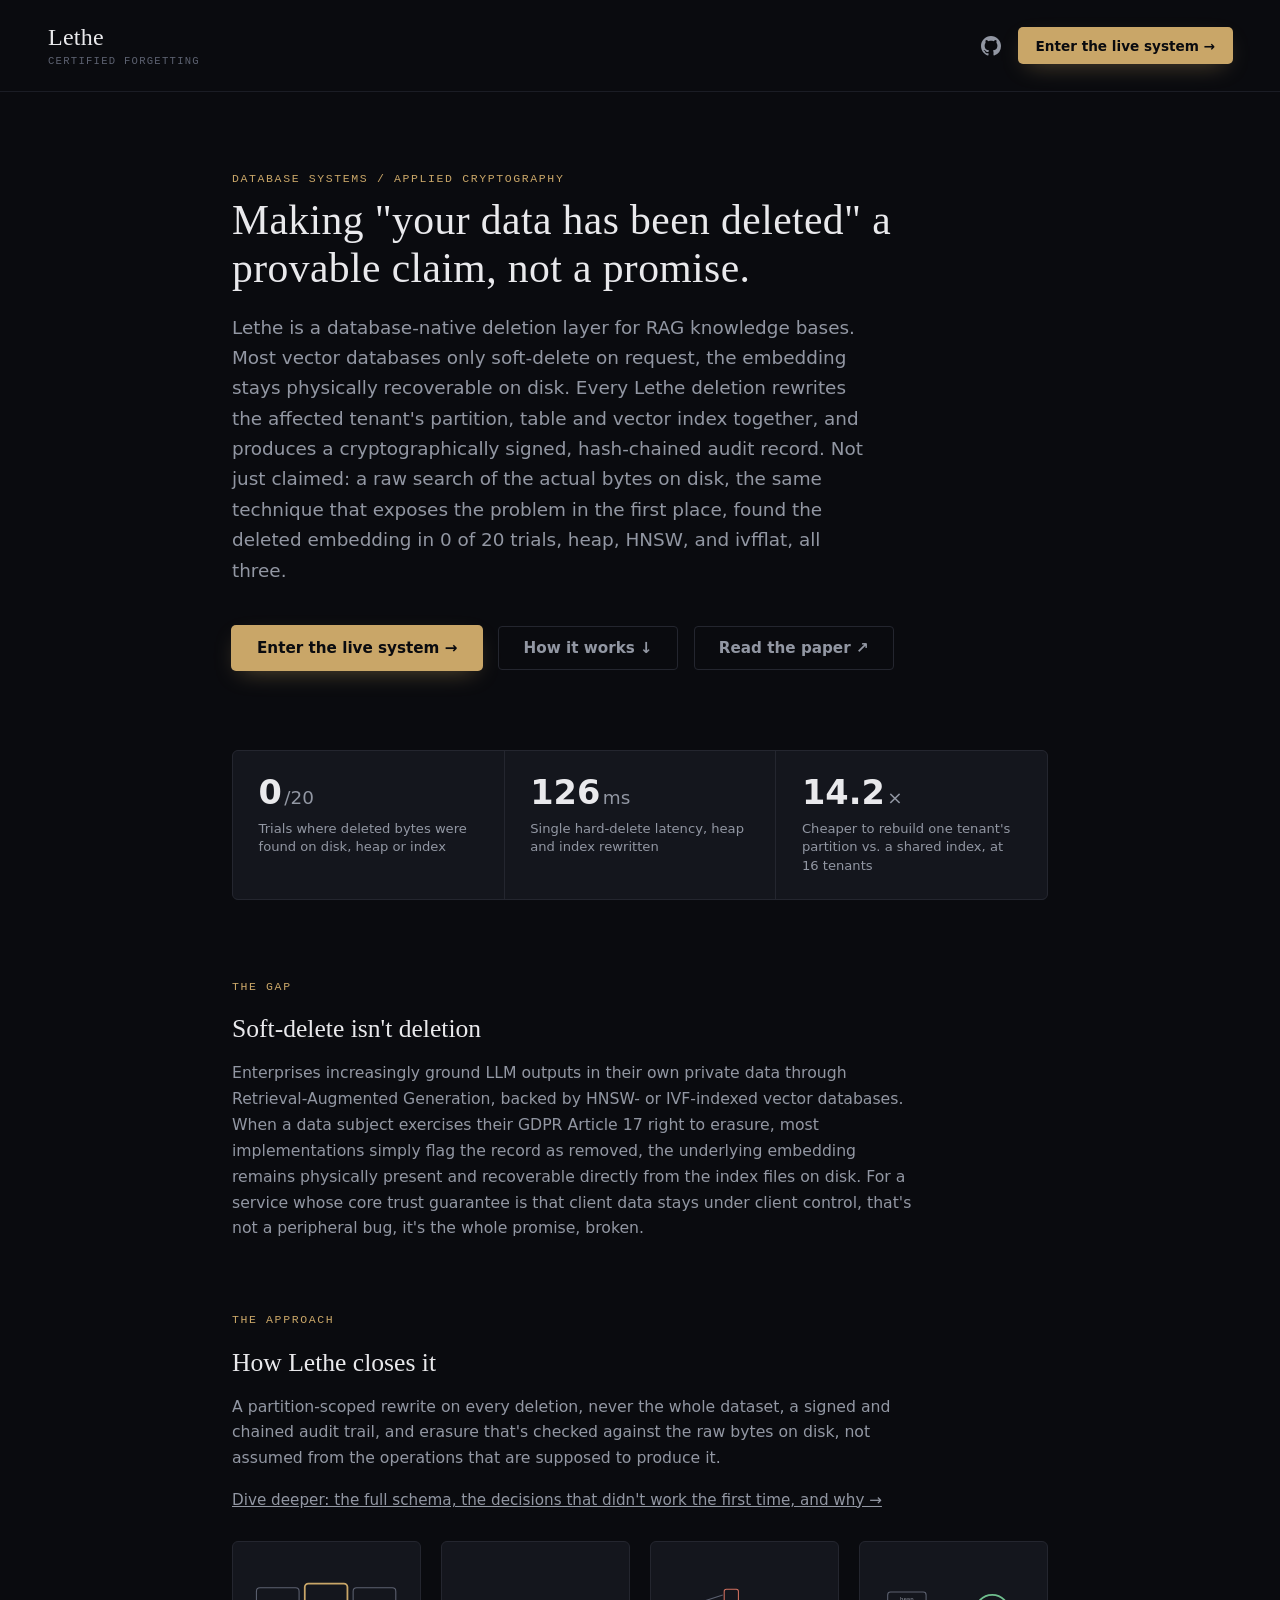
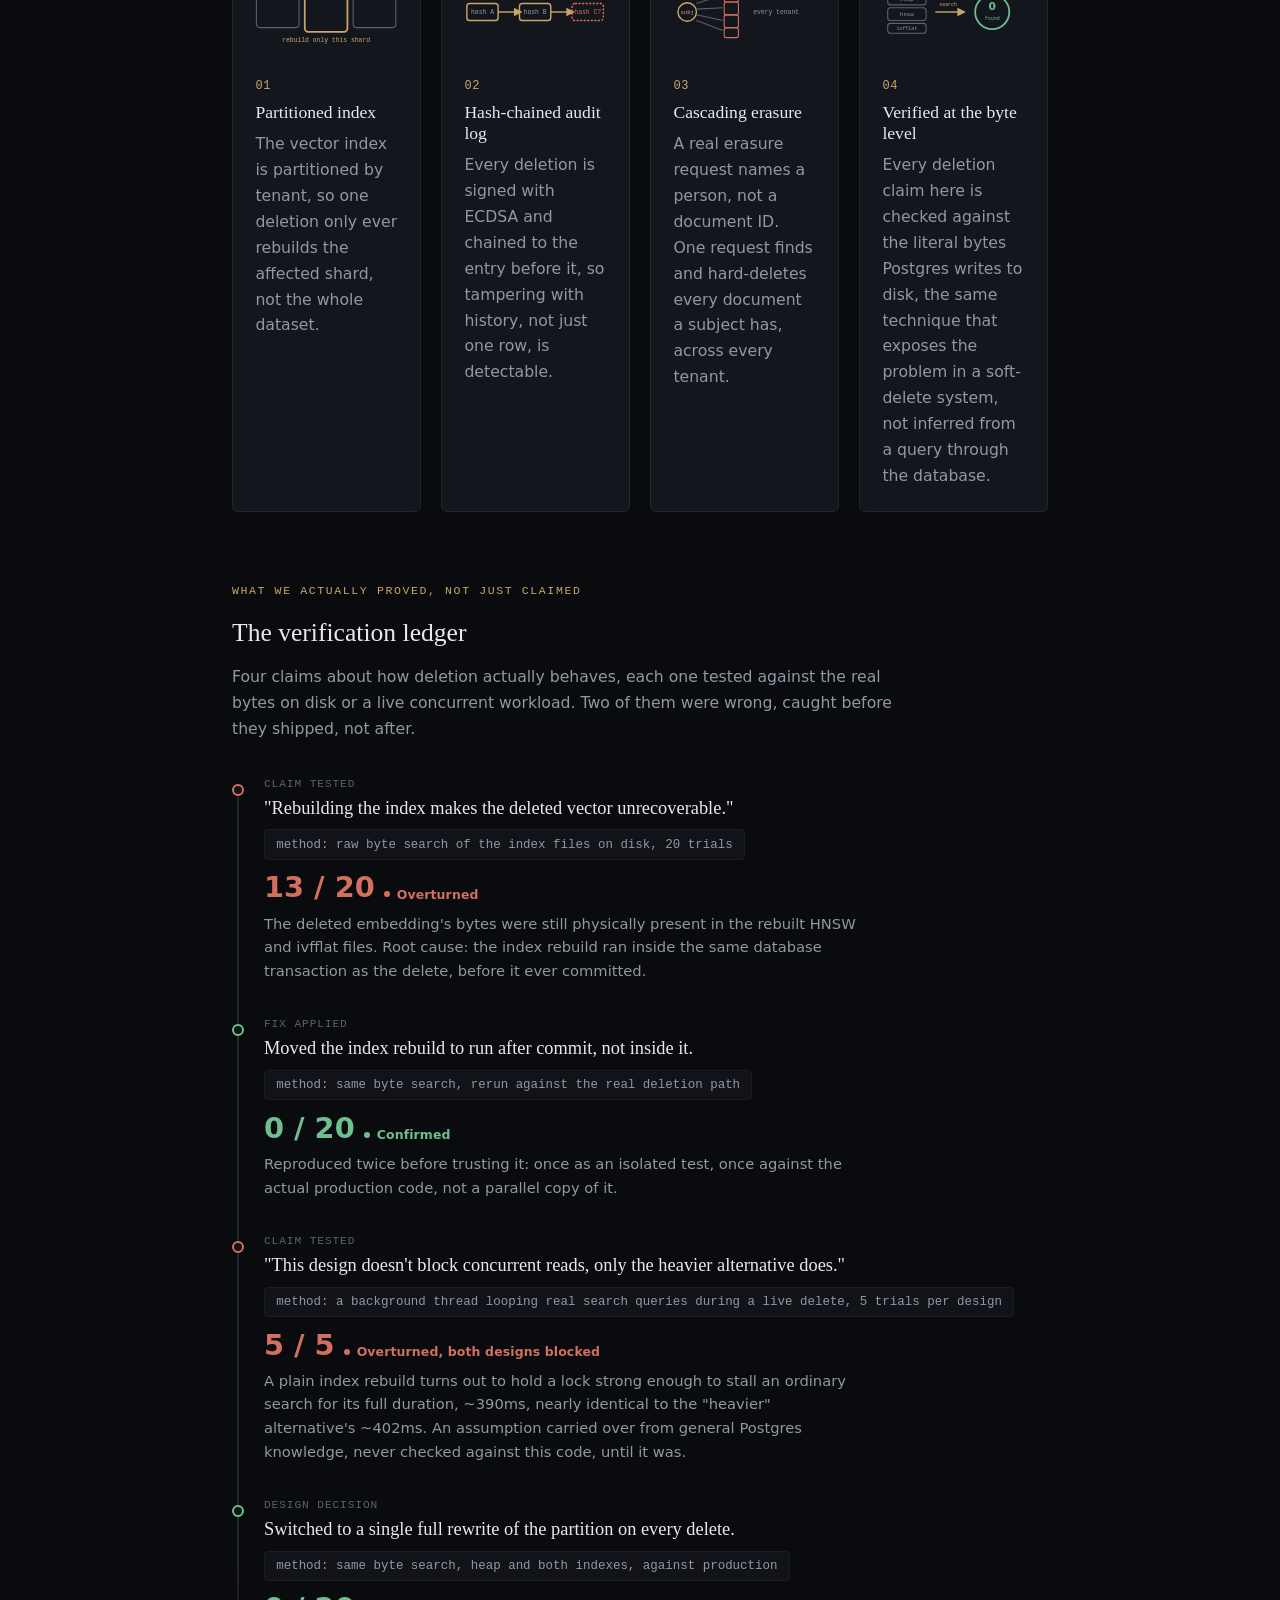
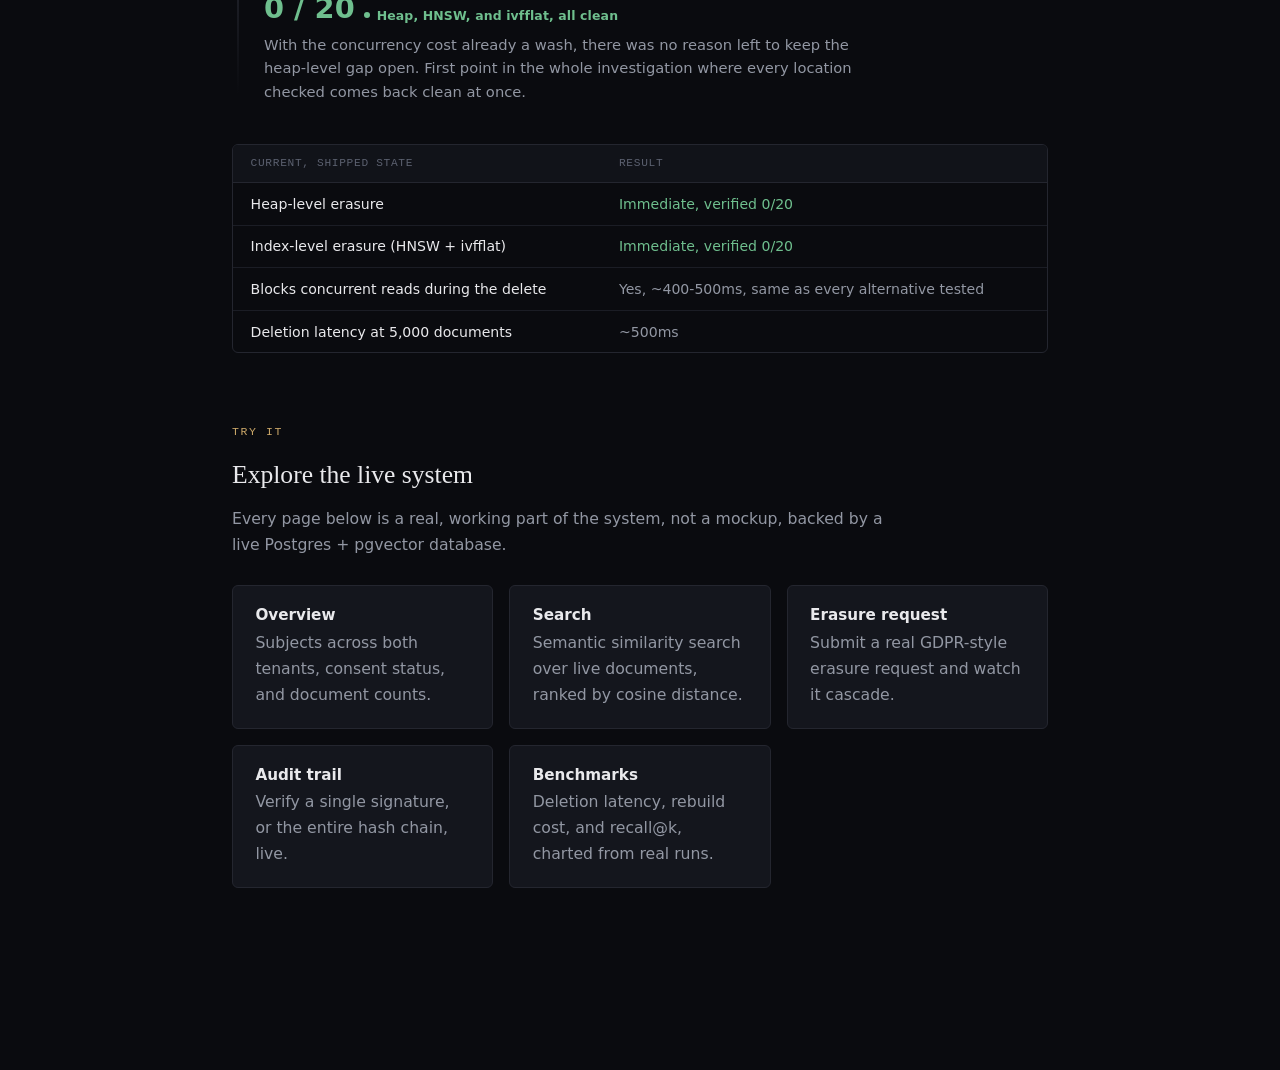
<file: frontend/index.html>
<!DOCTYPE html>
<html lang="en">
<head>
<meta charset="UTF-8" />
<meta name="viewport" content="width=device-width, initial-scale=1" />
<title>Lethe · Certified Forgetting</title>
<meta name="description" content="A database-native deletion layer that rewrites the affected partition's heap and vector index on every deletion, produces a signed hash-chained audit record, and verifies the deleted bytes are actually gone by searching the raw files on disk." />
<meta property="og:title" content="Lethe — Certified Forgetting" />
<meta property="og:description" content="Erasure verified at the byte level: 0 of 20 trials found the deleted embedding anywhere, heap or index. Partitioned rebuild, hash-chained audit log, live demo." />
<meta property="og:type" content="website" />
<meta name="twitter:card" content="summary" />
<link rel="icon" href="data:image/svg+xml,%3Csvg xmlns='http://www.w3.org/2000/svg' viewBox='0 0 32 32'%3E%3Crect width='32' height='32' rx='7' fill='%230a0b0f'/%3E%3Crect x='7' y='13' width='12' height='7' rx='3.5' fill='none' stroke='%23c9a668' stroke-width='2.2'/%3E%3Crect x='13' y='13' width='12' height='7' rx='3.5' fill='none' stroke='%23c9a668' stroke-width='2.2'/%3E%3C/svg%3E" />
<link rel="stylesheet" href="style.css" />
<style>
  html {
    scroll-behavior: smooth;
  }

  body {
    display: block;
  }

  #how-it-works {
    scroll-margin-top: 2rem;
  }

  .landing-bar {
    display: flex;
    justify-content: space-between;
    align-items: center;
    padding: 1.5rem 3rem;
    border-bottom: 1px solid var(--border-soft);
  }

  .landing-bar .brand-tag {
    border-top: none;
    padding-top: 0;
    margin-top: 0.25rem;
  }

  .landing {
    max-width: 880px;
    margin: 0 auto;
    padding: 5rem 2rem 6rem;
  }

  .landing h1 {
    font-size: 2.6rem;
    line-height: 1.15;
    margin-bottom: 1.25rem;
  }

  .landing .lede {
    font-size: 1.15rem;
    line-height: 1.65;
    color: var(--text-dim);
    max-width: 640px;
    margin-bottom: 2.5rem;
  }

  .cta-row {
    display: flex;
    flex-wrap: wrap;
    gap: 1rem;
    align-items: center;
    margin-bottom: 5rem;
  }

  .cta-row button {
    padding: 0.75rem 1.5rem;
    font-size: 0.95rem;
  }

  .cta-primary {
    background: var(--accent) !important;
    color: #0a0b0f !important;
    border-color: var(--accent) !important;
    font-weight: 700 !important;
    box-shadow: 0 0 0 1px var(--accent), 0 8px 24px -8px rgba(201, 166, 104, 0.45);
    transition: transform 0.15s, box-shadow 0.15s;
  }

  .cta-primary:hover {
    transform: translateY(-1px);
    box-shadow: 0 0 0 1px var(--accent), 0 12px 28px -8px rgba(201, 166, 104, 0.6);
  }

  .github-link {
    color: var(--text-dim);
    display: inline-flex;
    transition: color 0.15s;
  }

  .github-link:hover {
    color: var(--accent);
  }

  .cta-primary .arrow {
    display: inline-block;
    transition: transform 0.15s;
  }

  .cta-primary:hover .arrow {
    transform: translateX(3px);
  }

  .eyebrow {
    font-family: var(--font-mono);
    font-size: 0.72rem;
    letter-spacing: 0.14em;
    text-transform: uppercase;
    color: var(--accent);
    margin-bottom: 0.75rem;
  }

  .landing section {
    margin-bottom: 4.5rem;
  }

  .landing section h2 {
    font-family: var(--font-display);
    font-weight: 500;
    font-size: 1.6rem;
    margin-bottom: 1rem;
  }

  .landing section p {
    color: var(--text-dim);
    line-height: 1.65;
    font-size: 0.98rem;
    max-width: 680px;
  }

  .concept-grid {
    display: grid;
    grid-template-columns: repeat(auto-fit, minmax(185px, 1fr));
    gap: 1.25rem;
    margin-top: 1.75rem;
  }

  .concept-card {
    background: var(--panel);
    border: 1px solid var(--border);
    border-radius: 6px;
    padding: 1.4rem;
    transition: border-color 0.2s, transform 0.2s;
  }

  .concept-card:hover {
    border-color: var(--accent-dim);
    transform: translateY(-2px);
  }

  .concept-card .num {
    font-family: var(--font-mono);
    font-size: 0.75rem;
    color: var(--accent);
    letter-spacing: 0.05em;
  }

  .concept-card h3 {
    font-family: var(--font-display);
    font-weight: 500;
    font-size: 1.1rem;
    margin: 0.6rem 0 0.5rem;
  }

  .concept-card p {
    font-size: 0.88rem;
    color: var(--text-dim);
    margin: 0;
  }

  .concept-diagram {
    width: 100%;
    height: 96px;
    margin-bottom: 0.9rem;
  }

  /* each diagram gets exactly one hover-triggered moment, off by default */
  .concept-diagram [class*="-anim"] {
    transform-box: fill-box;
    transform-origin: center;
  }

  .shard-other {
    transition: opacity 0.3s ease;
  }

  .concept-card:hover .shard-other {
    opacity: 0.3;
  }

  .concept-card:hover .shard-active {
    animation: shard-pulse 0.9s ease;
  }

  @keyframes shard-pulse {
    0%, 100% { filter: none; }
    50% { filter: drop-shadow(0 0 7px var(--accent-soft-strong)); }
  }

  .concept-card:hover .chain-flow {
    stroke-dasharray: 5 4;
    animation: chain-flow 0.9s linear;
  }

  @keyframes chain-flow {
    from { stroke-dashoffset: 18; }
    to { stroke-dashoffset: 0; }
  }

  .concept-card:hover .chain-broken {
    animation: chain-shake 0.4s ease-in-out 0.55s;
  }

  @keyframes chain-shake {
    0%, 100% { transform: translateX(0); }
    25% { transform: translateX(-2px); }
    75% { transform: translateX(2px); }
  }

  .erasure-mark {
    opacity: 0;
    transition: opacity 0.2s ease;
  }

  .concept-card:hover .erasure-mark.m1 { opacity: 1; transition-delay: 0.05s; }
  .concept-card:hover .erasure-mark.m2 { opacity: 1; transition-delay: 0.2s; }
  .concept-card:hover .erasure-mark.m3 { opacity: 1; transition-delay: 0.35s; }
  .concept-card:hover .erasure-mark.m4 { opacity: 1; transition-delay: 0.5s; }

  .concept-card:hover .search-anim {
    stroke-dasharray: 5 4;
    animation: search-flow 0.6s linear;
  }

  @keyframes search-flow {
    from { stroke-dashoffset: 16; }
    to { stroke-dashoffset: 0; }
  }

  .concept-card:hover .result-anim {
    animation: result-pulse 0.5s ease 0.55s;
  }

  @keyframes result-pulse {
    0%, 100% { filter: none; }
    50% { filter: drop-shadow(0 0 7px rgba(111, 191, 142, 0.55)); }
  }

  .page-grid {
    display: grid;
    grid-template-columns: repeat(auto-fit, minmax(240px, 1fr));
    gap: 1rem;
    margin-top: 1.75rem;
  }

  .page-card {
    display: block;
    background: var(--panel);
    border: 1px solid var(--border);
    border-radius: 6px;
    padding: 1.25rem 1.4rem;
    text-decoration: none;
    transition: border-color 0.15s, transform 0.15s;
  }

  .page-card:hover {
    border-color: var(--accent-dim);
    transform: translateY(-1px);
  }

  .page-card h3 {
    font-family: var(--font-body);
    font-size: 0.95rem;
    font-weight: 600;
    color: var(--text);
    margin: 0 0 0.35rem;
  }

  .page-card p {
    font-size: 0.83rem;
    color: var(--text-dim);
    margin: 0;
    line-height: 1.5;
  }

  .stat-row {
    display: grid;
    grid-template-columns: repeat(auto-fit, minmax(180px, 1fr));
    gap: 1px;
    background: var(--border);
    border: 1px solid var(--border);
    border-radius: 6px;
    overflow: hidden;
    margin-bottom: 5rem;
  }

  .stat-tile {
    background: var(--panel);
    padding: 1.5rem 1.6rem;
  }

  .stat-value {
    font-family: var(--font-body);
    font-weight: 600;
    font-size: 2.1rem;
    color: var(--text);
    line-height: 1.1;
  }

  .stat-value .stat-unit {
    font-size: 1.15rem;
    color: var(--text-dim);
    font-weight: 500;
    margin-left: 0.15rem;
  }

  .stat-label {
    font-size: 0.82rem;
    color: var(--text-dim);
    margin-top: 0.5rem;
    line-height: 1.4;
  }

  .ledger {
    position: relative;
    margin-top: 2.25rem;
    padding-left: 2rem;
  }

  .ledger::before {
    content: "";
    position: absolute;
    left: 5px;
    top: 10px;
    bottom: 10px;
    width: 2px;
    background: linear-gradient(to bottom, var(--border), var(--border) 85%, transparent);
  }

  .ledger-entry {
    position: relative;
    padding-bottom: 2.25rem;
    opacity: 0;
    transform: translateY(10px);
    transition: opacity 0.5s ease, transform 0.5s ease;
  }

  .ledger-entry.in-view {
    opacity: 1;
    transform: translateY(0);
  }

  .ledger-entry:last-child {
    padding-bottom: 0;
  }

  .ledger-marker {
    position: absolute;
    left: -2rem;
    top: 0.35rem;
    width: 12px;
    height: 12px;
    border-radius: 50%;
    background: var(--bg-elevated);
    border: 2px solid var(--border);
  }

  .ledger-entry.overturned .ledger-marker {
    border-color: var(--bad);
  }

  .ledger-entry.confirmed .ledger-marker {
    border-color: var(--good);
  }

  .ledger-step {
    font-family: var(--font-mono);
    font-size: 0.7rem;
    letter-spacing: 0.08em;
    text-transform: uppercase;
    color: var(--text-faint);
    margin-bottom: 0.5rem;
  }

  .ledger-entry h3 {
    font-family: var(--font-display);
    font-weight: 500;
    font-size: 1.15rem;
    margin: 0 0 0.65rem;
    color: var(--text);
  }

  .ledger-method {
    font-family: var(--font-mono);
    font-size: 0.78rem;
    color: var(--text-dim);
    background: var(--bg-elevated);
    border: 1px solid var(--border-soft);
    border-radius: 4px;
    padding: 0.45rem 0.7rem;
    display: inline-block;
    margin-bottom: 0.85rem;
  }

  .ledger-result {
    display: flex;
    align-items: baseline;
    gap: 0.6rem;
    margin: 0 0 0.6rem;
  }

  .ledger-result .figure {
    font-family: var(--font-body);
    font-weight: 700;
    font-size: 1.8rem;
    color: var(--text);
    line-height: 1;
  }

  .ledger-entry.overturned .ledger-result .figure {
    color: var(--bad);
  }

  .ledger-entry.confirmed .ledger-result .figure {
    color: var(--good);
  }

  .ledger-result .figure-label {
    font-size: 0.88rem;
    color: var(--text-dim);
  }

  .ledger-entry p.ledger-note {
    font-size: 0.92rem;
    color: var(--text-dim);
    line-height: 1.6;
    max-width: 600px;
    margin: 0;
  }

  .ledger-final {
    margin-top: 2.5rem;
    border: 1px solid var(--border);
    border-radius: 6px;
    overflow: hidden;
  }

  .ledger-final table {
    width: 100%;
    border-collapse: collapse;
    font-size: 0.86rem;
  }

  .ledger-final th {
    text-align: left;
    font-family: var(--font-mono);
    font-size: 0.7rem;
    letter-spacing: 0.06em;
    text-transform: uppercase;
    color: var(--text-faint);
    font-weight: 500;
    padding: 0.8rem 1.1rem;
    background: var(--bg-elevated);
    border-bottom: 1px solid var(--border);
  }

  .ledger-final td {
    padding: 0.8rem 1.1rem;
    border-bottom: 1px solid var(--border-soft);
    color: var(--text-dim);
  }

  .ledger-final tr:last-child td {
    border-bottom: none;
  }

  .ledger-final td:first-child {
    color: var(--text);
    font-weight: 500;
  }

  .ledger-final .yes {
    color: var(--good);
  }

  .ledger-method {
    max-width: 100%;
    box-sizing: border-box;
    white-space: normal;
    word-break: break-word;
  }

  @media (max-width: 640px) {
    .landing-bar {
      padding: 1.25rem 1.5rem;
    }

    .landing {
      padding: 3rem 1.25rem 4rem;
    }

    .landing h1 {
      font-size: 1.9rem;
    }

    .landing .lede {
      font-size: 1.02rem;
    }

    .ledger {
      padding-left: 1.5rem;
    }

    .ledger-marker {
      left: -1.5rem;
    }

    .ledger-result {
      flex-wrap: wrap;
    }

    .ledger-final {
      overflow-x: auto;
    }

    .ledger-final table {
      min-width: 480px;
    }
  }
</style>
</head>
<body>
<div class="landing-bar">
  <div>
    <div class="brand-name">Lethe</div>
    <div class="brand-tag">Certified Forgetting</div>
  </div>
  <div style="display:flex;gap:1.1rem;align-items:center;">
    <a href="https://github.com/devyanibishnoi/lethe" target="_blank" rel="noopener" class="github-link" aria-label="View source on GitHub">
      <svg viewBox="0 0 16 16" width="20" height="20" fill="currentColor"><path fill-rule="evenodd" d="M8 0C3.58 0 0 3.58 0 8c0 3.54 2.29 6.53 5.47 7.59.4.07.55-.17.55-.38 0-.19-.01-.82-.01-1.49-2.01.37-2.53-.49-2.69-.94-.09-.23-.48-.94-.82-1.13-.28-.15-.68-.52-.01-.53.63-.01 1.08.58 1.23.82.72 1.21 1.87.87 2.33.66.07-.52.28-.87.51-1.07-1.78-.2-3.64-.89-3.64-3.95 0-.87.31-1.59.82-2.15-.08-.2-.36-1.02.08-2.12 0 0 .67-.21 2.2.82.64-.18 1.32-.27 2-.27.68 0 1.36.09 2 .27 1.53-1.04 2.2-.82 2.2-.82.44 1.1.16 1.92.08 2.12.51.56.82 1.27.82 2.15 0 3.07-1.87 3.75-3.65 3.95.29.25.54.73.54 1.48 0 1.07-.01 1.93-.01 2.2 0 .21.15.46.55.38A8.01 8.01 0 0 0 16 8c0-4.42-3.58-8-8-8z"/></svg>
    </a>
    <button class="cta-primary" onclick="window.location.href='overview.html'">Enter the live system <span class="arrow">→</span></button>
  </div>
</div>

<div class="landing">
  <div class="eyebrow">Database systems / applied cryptography</div>
  <h1>Making "your data has been deleted" a provable claim, not a promise.</h1>
  <p class="lede">
    Lethe is a database-native deletion layer for RAG knowledge bases. Most vector databases only
    soft-delete on request, the embedding stays physically recoverable on disk. Every Lethe deletion
    rewrites the affected tenant's partition, table and vector index together, and produces a
    cryptographically signed, hash-chained audit record. Not just claimed: a raw search of the actual
    bytes on disk, the same technique that exposes the problem in the first place, found the deleted
    embedding in 0 of 20 trials, heap, HNSW, and ivfflat, all three.
  </p>
  <div class="cta-row">
    <button class="cta-primary" onclick="window.location.href='overview.html'">Enter the live system <span class="arrow">→</span></button>
    <button class="secondary" onclick="window.location.href='#how-it-works'">How it works ↓</button>
    <button class="secondary" onclick="window.open('Lethe_paper_IEEE.pdf', '_blank')">Read the paper ↗</button>
  </div>

  <div class="stat-row">
    <div class="stat-tile">
      <div class="stat-value">0<span class="stat-unit">/20</span></div>
      <div class="stat-label">Trials where deleted bytes were found on disk, heap or index</div>
    </div>
    <div class="stat-tile">
      <div class="stat-value">126<span class="stat-unit">ms</span></div>
      <div class="stat-label">Single hard-delete latency, heap and index rewritten</div>
    </div>
    <div class="stat-tile">
      <div class="stat-value">14.2<span class="stat-unit">×</span></div>
      <div class="stat-label">Cheaper to rebuild one tenant's partition vs. a shared index, at 16 tenants</div>
    </div>
  </div>

  <section>
    <div class="eyebrow">The gap</div>
    <h2>Soft-delete isn't deletion</h2>
    <p>
      Enterprises increasingly ground LLM outputs in their own private data through
      Retrieval-Augmented Generation, backed by HNSW- or IVF-indexed vector databases. When a data
      subject exercises their GDPR Article 17 right to erasure, most implementations simply flag the
      record as removed, the underlying embedding remains physically present and recoverable
      directly from the index files on disk. For a service whose core trust guarantee is that client
      data stays under client control, that's not a peripheral bug, it's the whole promise, broken.
    </p>
  </section>

  <section id="how-it-works">
    <div class="eyebrow">The approach</div>
    <h2>How Lethe closes it</h2>
    <p>
      A partition-scoped rewrite on every deletion, never the whole dataset, a signed and chained
      audit trail, and erasure that's checked against the raw bytes on disk, not assumed from the
      operations that are supposed to produce it.
    </p>
    <p>
      <a href="deep-dive.html" class="status-line" style="font-size:0.95rem;">Dive deeper: the full schema, the decisions that didn't work the first time, and why →</a>
    </p>
    <div class="concept-grid">
      <div class="concept-card">
        <svg class="concept-diagram" viewBox="0 0 200 96" fill="none">
          <rect x="2" y="14" width="60" height="56" rx="5" class="shard-other" style="stroke:var(--text-faint);stroke-width:1.5" />
          <rect x="70" y="8" width="60" height="68" rx="5" class="shard-active" style="stroke:var(--accent);stroke-width:2.5" />
          <rect x="138" y="14" width="60" height="56" rx="5" class="shard-other" style="stroke:var(--text-faint);stroke-width:1.5" />
          <text x="100" y="90" text-anchor="middle" font-size="9" style="fill:var(--accent);font-family:var(--font-mono)">rebuild only this shard</text>
        </svg>
        <div class="num">01</div>
        <h3>Partitioned index</h3>
        <p>The vector index is partitioned by tenant, so one deletion only ever rebuilds the affected shard, not the whole dataset.</p>
      </div>
      <div class="concept-card">
        <svg class="concept-diagram" viewBox="0 0 200 96" fill="none">
          <rect x="4" y="36" width="44" height="24" rx="4" style="stroke:var(--accent);stroke-width:2" />
          <text x="26" y="51" text-anchor="middle" font-size="9" style="fill:var(--text-dim);font-family:var(--font-mono)">hash A</text>
          <line x1="48" y1="48" x2="76" y2="48" class="chain-flow" style="stroke:var(--accent);stroke-width:2" marker-end="url(#arrow2)" />
          <rect x="78" y="36" width="44" height="24" rx="4" style="stroke:var(--accent);stroke-width:2" />
          <text x="100" y="51" text-anchor="middle" font-size="9" style="fill:var(--text-dim);font-family:var(--font-mono)">hash B</text>
          <line x1="122" y1="48" x2="150" y2="48" class="chain-flow" style="stroke:var(--accent);stroke-width:2" marker-end="url(#arrow2)" />
          <rect x="152" y="36" width="44" height="24" rx="4" class="chain-broken" style="stroke:var(--bad);stroke-width:2;stroke-dasharray:3 2" />
          <text x="174" y="51" text-anchor="middle" font-size="9" style="fill:var(--bad);font-family:var(--font-mono)">hash C?</text>
          <defs>
            <marker id="arrow2" markerWidth="6" markerHeight="6" refX="3" refY="3" orient="auto">
              <path d="M0,0 L6,3 L0,6 Z" style="fill:var(--accent)" />
            </marker>
          </defs>
        </svg>
        <div class="num">02</div>
        <h3>Hash-chained audit log</h3>
        <p>Every deletion is signed with ECDSA and chained to the entry before it, so tampering with history, not just one row, is detectable.</p>
      </div>
      <div class="concept-card">
        <svg class="concept-diagram" viewBox="0 0 200 96" fill="none">
          <circle cx="20" cy="48" r="13" style="stroke:var(--accent);stroke-width:2" />
          <text x="20" y="51" text-anchor="middle" font-size="8" style="fill:var(--accent);font-family:var(--font-mono)">subj</text>
          <line x1="33" y1="36" x2="70" y2="24" style="stroke:var(--text-faint);stroke-width:1.5" />
          <line x1="33" y1="44" x2="70" y2="42" style="stroke:var(--text-faint);stroke-width:1.5" />
          <line x1="33" y1="52" x2="70" y2="60" style="stroke:var(--text-faint);stroke-width:1.5" />
          <line x1="33" y1="60" x2="70" y2="74" style="stroke:var(--text-faint);stroke-width:1.5" />
          <g style="stroke:var(--bad);stroke-width:1.5">
            <rect x="72" y="16" width="20" height="18" rx="3" />
            <rect x="72" y="34" width="20" height="18" rx="3" />
            <rect x="72" y="52" width="20" height="18" rx="3" />
            <rect x="72" y="70" width="20" height="14" rx="3" />
          </g>
          <g class="erasure-mark m1" style="stroke:var(--bad);stroke-width:1.5"><line x1="75" y1="19" x2="89" y2="31" /><line x1="89" y1="19" x2="75" y2="31" /></g>
          <g class="erasure-mark m2" style="stroke:var(--bad);stroke-width:1.5"><line x1="75" y1="37" x2="89" y2="49" /><line x1="89" y1="37" x2="75" y2="49" /></g>
          <g class="erasure-mark m3" style="stroke:var(--bad);stroke-width:1.5"><line x1="75" y1="55" x2="89" y2="67" /><line x1="89" y1="55" x2="75" y2="67" /></g>
          <g class="erasure-mark m4" style="stroke:var(--bad);stroke-width:1.5"><line x1="75" y1="72" x2="89" y2="82" /><line x1="89" y1="72" x2="75" y2="82" /></g>
          <text x="145" y="51" text-anchor="middle" font-size="9" style="fill:var(--text-dim);font-family:var(--font-mono)">every tenant</text>
        </svg>
        <div class="num">03</div>
        <h3>Cascading erasure</h3>
        <p>A real erasure request names a person, not a document ID. One request finds and hard-deletes every document a subject has, across every tenant.</p>
      </div>
      <div class="concept-card">
        <svg class="concept-diagram" viewBox="0 0 200 96" fill="none">
          <g style="stroke:var(--text-faint);stroke-width:1.5">
            <rect x="8" y="20" width="54" height="18" rx="4" />
            <rect x="8" y="42" width="54" height="18" rx="4" />
            <rect x="8" y="64" width="54" height="14" rx="4" />
          </g>
          <text x="35" y="32" text-anchor="middle" font-size="8" style="fill:var(--text-dim);font-family:var(--font-mono)">heap</text>
          <text x="35" y="54" text-anchor="middle" font-size="8" style="fill:var(--text-dim);font-family:var(--font-mono)">hnsw</text>
          <text x="35" y="74" text-anchor="middle" font-size="7" style="fill:var(--text-dim);font-family:var(--font-mono)">ivfflat</text>
          <line x1="75" y1="48" x2="112" y2="48" class="search-anim" style="stroke:var(--accent);stroke-width:2" marker-end="url(#arrow4)" />
          <text x="93" y="40" text-anchor="middle" font-size="7" style="fill:var(--accent);font-family:var(--font-mono)">search</text>
          <circle cx="155" cy="48" r="24" class="result-anim" style="stroke:var(--good);stroke-width:2.5" />
          <text x="155" y="45" text-anchor="middle" font-size="15" style="fill:var(--good);font-family:var(--font-body);font-weight:700">0</text>
          <text x="155" y="59" text-anchor="middle" font-size="7" style="fill:var(--good);font-family:var(--font-mono)">found</text>
          <defs>
            <marker id="arrow4" markerWidth="6" markerHeight="6" refX="3" refY="3" orient="auto">
              <path d="M0,0 L6,3 L0,6 Z" style="fill:var(--accent)" />
            </marker>
          </defs>
        </svg>
        <div class="num">04</div>
        <h3>Verified at the byte level</h3>
        <p>Every deletion claim here is checked against the literal bytes Postgres writes to disk, the same technique that exposes the problem in a soft-delete system, not inferred from a query through the database.</p>
      </div>
    </div>
  </section>

  <section>
    <div class="eyebrow">What we actually proved, not just claimed</div>
    <h2>The verification ledger</h2>
    <p>
      Four claims about how deletion actually behaves, each one tested against the real bytes on
      disk or a live concurrent workload. Two of them were wrong, caught before they shipped, not
      after.
    </p>

    <div class="ledger">
      <div class="ledger-entry overturned">
        <div class="ledger-marker"></div>
        <div class="ledger-step">Claim tested</div>
        <h3>"Rebuilding the index makes the deleted vector unrecoverable."</h3>
        <div class="ledger-method">method: raw byte search of the index files on disk, 20 trials</div>
        <div class="ledger-result">
          <span class="figure">13 / 20</span>
          <span class="figure-label"><span class="badge bad">Overturned</span></span>
        </div>
        <p class="ledger-note">The deleted embedding's bytes were still physically present in the rebuilt HNSW and ivfflat files. Root cause: the index rebuild ran inside the same database transaction as the delete, before it ever committed.</p>
      </div>

      <div class="ledger-entry confirmed">
        <div class="ledger-marker"></div>
        <div class="ledger-step">Fix applied</div>
        <h3>Moved the index rebuild to run after commit, not inside it.</h3>
        <div class="ledger-method">method: same byte search, rerun against the real deletion path</div>
        <div class="ledger-result">
          <span class="figure">0 / 20</span>
          <span class="figure-label"><span class="badge good">Confirmed</span></span>
        </div>
        <p class="ledger-note">Reproduced twice before trusting it: once as an isolated test, once against the actual production code, not a parallel copy of it.</p>
      </div>

      <div class="ledger-entry overturned">
        <div class="ledger-marker"></div>
        <div class="ledger-step">Claim tested</div>
        <h3>"This design doesn't block concurrent reads, only the heavier alternative does."</h3>
        <div class="ledger-method">method: a background thread looping real search queries during a live delete, 5 trials per design</div>
        <div class="ledger-result">
          <span class="figure">5 / 5</span>
          <span class="figure-label"><span class="badge bad">Overturned, both designs blocked</span></span>
        </div>
        <p class="ledger-note">A plain index rebuild turns out to hold a lock strong enough to stall an ordinary search for its full duration, ~390ms, nearly identical to the "heavier" alternative's ~402ms. An assumption carried over from general Postgres knowledge, never checked against this code, until it was.</p>
      </div>

      <div class="ledger-entry confirmed">
        <div class="ledger-marker"></div>
        <div class="ledger-step">Design decision</div>
        <h3>Switched to a single full rewrite of the partition on every delete.</h3>
        <div class="ledger-method">method: same byte search, heap and both indexes, against production</div>
        <div class="ledger-result">
          <span class="figure">0 / 20</span>
          <span class="figure-label"><span class="badge good">Heap, HNSW, and ivfflat, all clean</span></span>
        </div>
        <p class="ledger-note">With the concurrency cost already a wash, there was no reason left to keep the heap-level gap open. First point in the whole investigation where every location checked comes back clean at once.</p>
      </div>
    </div>

    <div class="ledger-final">
      <table>
        <thead>
          <tr><th>Current, shipped state</th><th>Result</th></tr>
        </thead>
        <tbody>
          <tr><td>Heap-level erasure</td><td class="yes">Immediate, verified 0/20</td></tr>
          <tr><td>Index-level erasure (HNSW + ivfflat)</td><td class="yes">Immediate, verified 0/20</td></tr>
          <tr><td>Blocks concurrent reads during the delete</td><td>Yes, ~400-500ms, same as every alternative tested</td></tr>
          <tr><td>Deletion latency at 5,000 documents</td><td>~500ms</td></tr>
        </tbody>
      </table>
    </div>
  </section>

  <script>
    (function () {
      var entries = document.querySelectorAll(".ledger-entry");
      if (!("IntersectionObserver" in window) || entries.length === 0) {
        entries.forEach(function (el) { el.classList.add("in-view"); });
        return;
      }
      var observer = new IntersectionObserver(function (items) {
        items.forEach(function (item) {
          if (item.isIntersecting) {
            item.target.classList.add("in-view");
            observer.unobserve(item.target);
          }
        });
      }, { threshold: 0.2, rootMargin: "0px 0px -40px 0px" });
      entries.forEach(function (el) { observer.observe(el); });
    })();
  </script>

  <section>
    <div class="eyebrow">Try it</div>
    <h2>Explore the live system</h2>
    <p>Every page below is a real, working part of the system, not a mockup, backed by a live Postgres + pgvector database.</p>
    <div class="page-grid">
      <a class="page-card" href="overview.html">
        <h3>Overview</h3>
        <p>Subjects across both tenants, consent status, and document counts.</p>
      </a>
      <a class="page-card" href="search.html">
        <h3>Search</h3>
        <p>Semantic similarity search over live documents, ranked by cosine distance.</p>
      </a>
      <a class="page-card" href="erasure.html">
        <h3>Erasure request</h3>
        <p>Submit a real GDPR-style erasure request and watch it cascade.</p>
      </a>
      <a class="page-card" href="audit.html">
        <h3>Audit trail</h3>
        <p>Verify a single signature, or the entire hash chain, live.</p>
      </a>
      <a class="page-card" href="benchmarks.html">
        <h3>Benchmarks</h3>
        <p>Deletion latency, rebuild cost, and recall@k, charted from real runs.</p>
      </a>
    </div>
  </section>
</div>
</body>
</html>
</file>
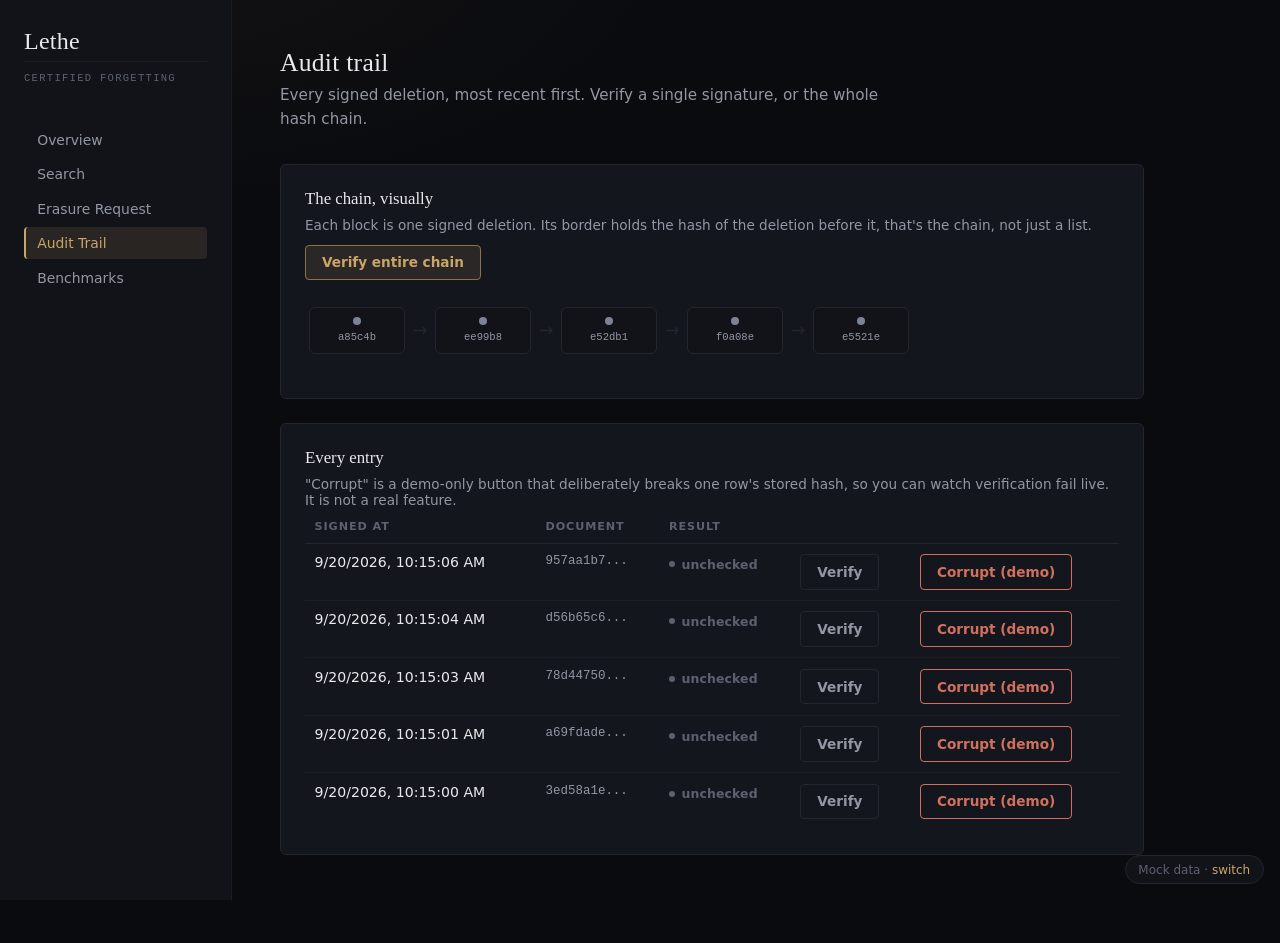
<file: frontend/audit.html>
<!DOCTYPE html>
<html lang="en">
<head>
<meta charset="UTF-8" />
<title>Lethe · Audit Trail</title>
<link rel="stylesheet" href="style.css" />
<style>
  .chain-viz {
    display: flex;
    align-items: center;
    overflow-x: auto;
    padding: 0.75rem 0.25rem 1.25rem;
  }

  .chain-block {
    flex-shrink: 0;
    width: 96px;
    padding: 0.6rem 0.5rem;
    border: 1.5px solid var(--border);
    border-radius: 6px;
    background: var(--bg-elevated);
    text-align: center;
    transition: border-color 0.25s, background 0.25s, transform 0.2s;
  }

  .chain-block .dot {
    width: 8px;
    height: 8px;
    border-radius: 50%;
    margin: 0 auto 0.4rem;
    background: var(--unknown);
    transition: background 0.25s;
  }

  .chain-block .hash {
    font-family: var(--font-mono);
    font-size: 0.66rem;
    color: var(--text-dim);
  }

  .chain-block.checking {
    border-color: var(--accent);
    transform: scale(1.06);
  }
  .chain-block.checking .dot { background: var(--accent); }

  .chain-block.valid { border-color: var(--good); }
  .chain-block.valid .dot { background: var(--good); }

  .chain-block.invalid { border-color: var(--bad); }
  .chain-block.invalid .dot { background: var(--bad); }

  .chain-block.unreached { opacity: 0.35; }

  .chain-connector {
    flex-shrink: 0;
    width: 30px;
    text-align: center;
    font-size: 1.1rem;
    color: var(--border);
    transition: color 0.25s;
  }

  .chain-connector.valid { color: var(--good); }
  .chain-connector.invalid { color: var(--bad); }
</style>
</head>
<body>
<div class="sidebar">
  <div>
    <a href="index.html" class="brand-link"><div class="brand-name">Lethe</div></a>
    <div class="brand-tag">Certified Forgetting</div>
  </div>
  <nav class="side-nav">
    <a href="overview.html">Overview</a>
    <a href="search.html">Search</a>
    <a href="erasure.html">Erasure Request</a>
    <a href="audit.html" class="active">Audit Trail</a>
    <a href="benchmarks.html">Benchmarks</a>
  </nav>
</div>
<main>
  <h1>Audit trail</h1>
  <p class="subtitle">Every signed deletion, most recent first. Verify a single signature, or the whole hash chain.</p>

  <div class="panel">
    <h2>The chain, visually</h2>
    <p class="status-line" style="margin-top: -0.5rem; margin-bottom: 0.75rem;">Each block is one signed deletion. Its border holds the hash of the deletion before it, that's the chain, not just a list.</p>
    <div class="form-row">
      <button id="verify-chain-btn">Verify entire chain</button>
      <span id="chain-status"></span>
    </div>
    <div class="chain-viz" id="chain-viz"></div>
  </div>

  <div class="panel">
    <h2>Every entry</h2>
    <p class="status-line" style="margin-top: -0.5rem; margin-bottom: 0.75rem;">"Corrupt" is a demo-only button that deliberately breaks one row's stored hash, so you can watch verification fail live. It is not a real feature.</p>
    <div id="audit-table"></div>
  </div>
</main>
<script src="load-backend.js"></script>
<script>
(function () {
  var badge = document.createElement("div");
  badge.className = "backend-badge";
  var mode = window.LETHE_BACKEND_MODE === "mock" ? "Mock data" : "Live backend";
  var toggleTo = window.LETHE_BACKEND_MODE === "mock" ? "real" : "mock";
  var url = new URL(location.href);
  url.searchParams.set("backend", toggleTo);
  badge.innerHTML = mode + " &middot; <a href=\"" + url.search + "\">switch</a>";
  document.body.appendChild(badge);
})();
</script>
<script>
const auditTableEl = document.getElementById("audit-table");
const chainStatusEl = document.getElementById("chain-status");
const chainVizEl = document.getElementById("chain-viz");
const chainBlocksById = {};

function sleep(ms) {
  return new Promise((resolve) => setTimeout(resolve, ms));
}

function renderChainViz(rows) {
  chainVizEl.innerHTML = "";

  if (rows.length === 0) {
    chainVizEl.textContent = "No signed deletions yet.";
    return;
  }

  // rows arrive newest-first; the chain itself reads oldest-first (each
  // block's border holds the hash of the one before it), so reverse for display.
  const chronological = [...rows].reverse();

  chronological.forEach((row, i) => {
    const block = document.createElement("div");
    block.className = "chain-block";
    block.innerHTML = `
      <div class="dot"></div>
      <div class="hash">${row.deleted_hash.slice(0, 6)}</div>
    `;
    chainBlocksById[row.id] = block;
    chainVizEl.appendChild(block);

    if (i < chronological.length - 1) {
      const connector = document.createElement("div");
      connector.className = "chain-connector";
      connector.textContent = "→";
      chainVizEl.appendChild(connector);
      chainBlocksById[row.id + "-connector"] = connector;
    }
  });
}

async function animateChainVerification(rows) {
  const chronological = [...rows].reverse();
  let brokeAt = -1;

  for (let i = 0; i < chronological.length; i++) {
    const row = chronological[i];
    const block = chainBlocksById[row.id];
    const connector = chainBlocksById[row.id + "-connector"];

    block.className = "chain-block checking";
    await sleep(90);

    const valid =
      brokeAt === -1 &&
      (await getJSON(`/audit-log/${row.id}/verify`)).valid;

    if (valid) {
      block.className = "chain-block valid";
      if (connector) connector.className = "chain-connector valid";
    } else {
      block.className = "chain-block invalid";
      if (connector) connector.className = "chain-connector invalid";
      if (brokeAt === -1) brokeAt = i;
    }

    if (brokeAt !== -1 && i > brokeAt) {
      block.className = "chain-block unreached";
    }
  }
}

let currentAuditRows = [];

async function loadAuditLog() {
  try {
    const rows = await getJSON("/audit-log");
    currentAuditRows = rows;
    renderChainViz(rows);
    renderTable(
      auditTableEl,
      ["Signed at", "Document", "Result", "", ""],
      rows,
      (row) => {
        const tr = document.createElement("tr");
        tr.appendChild(td(new Date(row.signed_at).toLocaleString()));
        tr.appendChild(tdMono(row.document_id.slice(0, 8) + "..."));

        const resultCell = document.createElement("td");
        resultCell.appendChild(badge("unchecked", "unknown"));
        tr.appendChild(resultCell);

        const verifyCell = document.createElement("td");
        const verifyBtn = document.createElement("button");
        verifyBtn.className = "secondary";
        verifyBtn.textContent = "Verify";
        verifyBtn.addEventListener("click", async () => {
          resultCell.innerHTML = "";
          resultCell.appendChild(badge("checking...", "unknown"));
          const chainBlock = chainBlocksById[row.id];
          try {
            const result = await getJSON(`/audit-log/${row.id}/verify`);
            resultCell.innerHTML = "";
            resultCell.appendChild(
              result.valid ? badge("valid", "good") : badge("INVALID", "bad")
            );
            if (chainBlock) {
              chainBlock.className = result.valid ? "chain-block valid" : "chain-block invalid";
            }
          } catch (err) {
            resultCell.innerHTML = "";
            resultCell.appendChild(badge("error", "bad"));
          }
        });
        verifyCell.appendChild(verifyBtn);
        tr.appendChild(verifyCell);

        const corruptCell = document.createElement("td");
        const corruptBtn = document.createElement("button");
        corruptBtn.className = "danger";
        corruptBtn.textContent = "Corrupt (demo)";
        corruptBtn.addEventListener("click", async () => {
          if (!confirm("This permanently breaks this row's hash (and the chain after it). Continue?")) return;
          await postJSON(`/audit-log/${row.id}/corrupt-for-demo`);
          verifyBtn.click();
        });
        corruptCell.appendChild(corruptBtn);
        tr.appendChild(corruptCell);

        return tr;
      }
    );
  } catch (err) {
    auditTableEl.textContent = "Failed to load audit log: " + err.message;
  }
}

document.getElementById("verify-chain-btn").addEventListener("click", async (e) => {
  e.target.disabled = true;
  chainStatusEl.textContent = "";
  chainStatusEl.appendChild(badge("verifying link by link...", "unknown"));

  try {
    if (currentAuditRows.length > 0) {
      await animateChainVerification(currentAuditRows);
    }
    const result = await getJSON("/audit-log/verify-chain");
    chainStatusEl.innerHTML = "";
    chainStatusEl.appendChild(
      result.valid ? badge("chain intact", "good") : badge("CHAIN BROKEN", "bad")
    );
  } catch (err) {
    chainStatusEl.textContent = "Error: " + err.message;
  } finally {
    e.target.disabled = false;
  }
});

loadAuditLog();
</script>
</body>
</html>
</file>
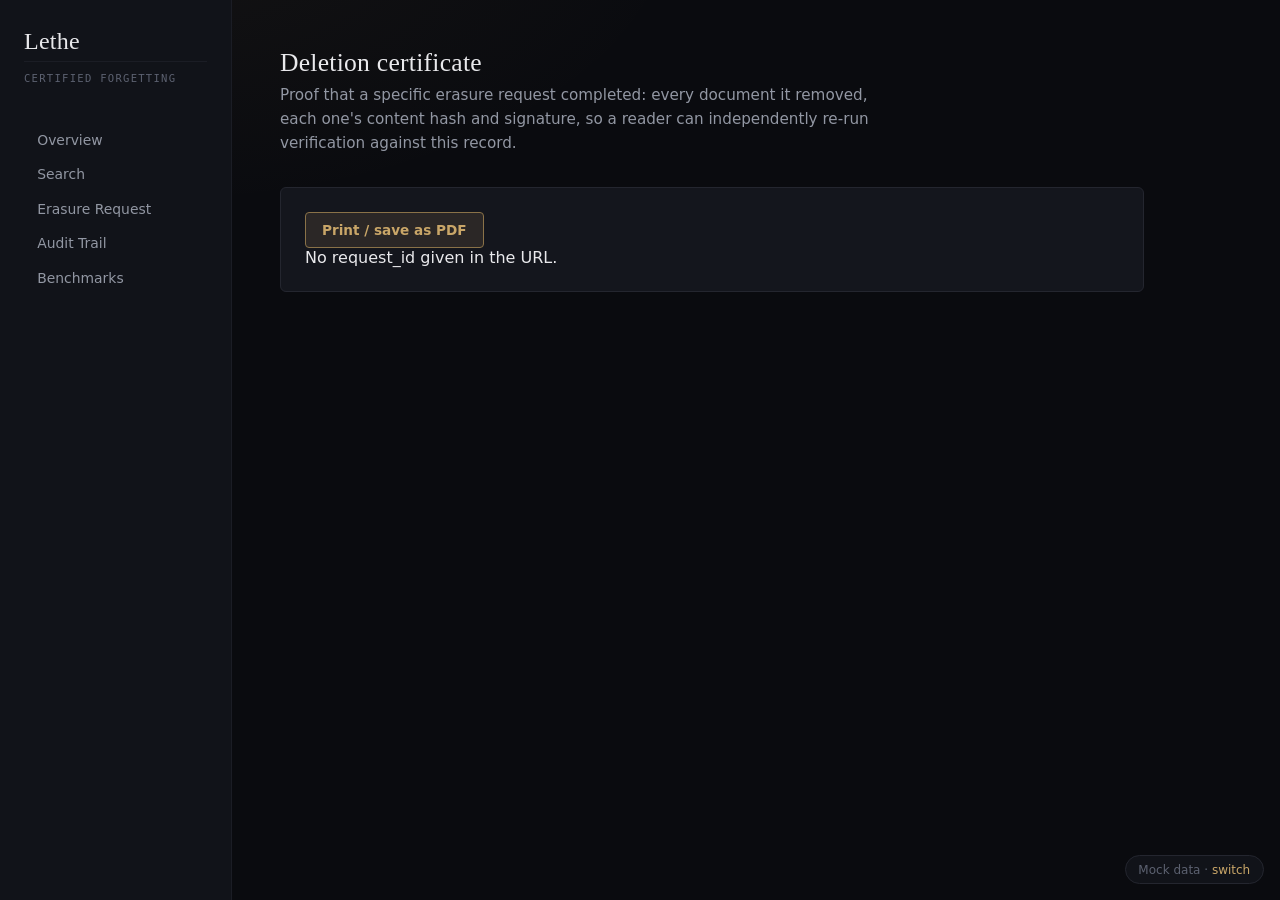
<file: frontend/certificate.html>
<!DOCTYPE html>
<html lang="en">
<head>
<meta charset="UTF-8" />
<title>Lethe · Deletion Certificate</title>
<link rel="stylesheet" href="style.css" />
<style>
@media print {
  .sidebar, .no-print { display: none; }
  body { background: #fff; color: #000; display: block; }
  main { max-width: 100%; padding: 0; }
  .panel { background: #fff; border-color: #ccc; }
  th, td { border-color: #ccc; }
  .badge.good::before { background: #000; }
  .badge.good { color: #000; }
}
</style>
</head>
<body>
<div class="sidebar no-print">
  <div>
    <a href="index.html" class="brand-link"><div class="brand-name">Lethe</div></a>
    <div class="brand-tag">Certified Forgetting</div>
  </div>
  <nav class="side-nav">
    <a href="overview.html">Overview</a>
    <a href="search.html">Search</a>
    <a href="erasure.html">Erasure Request</a>
    <a href="audit.html">Audit Trail</a>
    <a href="benchmarks.html">Benchmarks</a>
  </nav>
</div>
<main>
  <h1>Deletion certificate</h1>
  <p class="subtitle">Proof that a specific erasure request completed: every document it removed, each one's content hash and signature, so a reader can independently re-run verification against this record.</p>

  <div class="panel">
    <button class="no-print" id="print-btn">Print / save as PDF</button>
    <div id="certificate-body"></div>
  </div>
</main>
<script src="load-backend.js"></script>
<script>
(function () {
  var badge = document.createElement("div");
  badge.className = "backend-badge";
  var mode = window.LETHE_BACKEND_MODE === "mock" ? "Mock data" : "Live backend";
  var toggleTo = window.LETHE_BACKEND_MODE === "mock" ? "real" : "mock";
  var url = new URL(location.href);
  url.searchParams.set("backend", toggleTo);
  badge.innerHTML = mode + " &middot; <a href=\"" + url.search + "\">switch</a>";
  document.body.appendChild(badge);
})();
</script>
<script>
document.getElementById("print-btn").addEventListener("click", () => window.print());

function field(label, value, mono) {
  const row = document.createElement("p");
  const strong = document.createElement("strong");
  strong.textContent = label + ": ";
  row.appendChild(strong);

  if (mono) {
    const span = document.createElement("span");
    span.className = "mono";
    span.textContent = value;
    row.appendChild(span);
  } else {
    row.appendChild(document.createTextNode(value));
  }

  return row;
}

async function load() {
  const params = new URLSearchParams(window.location.search);
  const requestId = params.get("request_id");
  const container = document.getElementById("certificate-body");

  if (!requestId) {
    container.textContent = "No request_id given in the URL.";
    return;
  }

  try {
    const cert = await getJSON(`/deletion-requests/${requestId}/certificate`);

    container.innerHTML = "";
    container.appendChild(field("Deletion request", cert.deletion_request_id, true));
    container.appendChild(field("Subject", cert.subject_id, true));
    container.appendChild(field("Requested at", new Date(cert.requested_at).toLocaleString()));
    container.appendChild(field("Completed at", cert.completed_at ? new Date(cert.completed_at).toLocaleString() : "n/a"));

    const table = document.createElement("div");
    renderTable(
      table,
      ["Document ID", "Content hash", "Previous hash", "Signature", "Signed at"],
      cert.audit_entries,
      (entry) => {
        const tr = document.createElement("tr");
        tr.appendChild(tdMono(entry.document_id));
        tr.appendChild(tdMono(entry.hash));
        tr.appendChild(tdMono(entry.previous_hash));
        tr.appendChild(tdMono(entry.signature));
        tr.appendChild(tdMono(entry.signed_at));
        return tr;
      }
    );
    container.appendChild(table);
  } catch (err) {
    container.textContent = "Failed to load certificate: " + err.message;
  }
}

load();
</script>
</body>
</html>
</file>
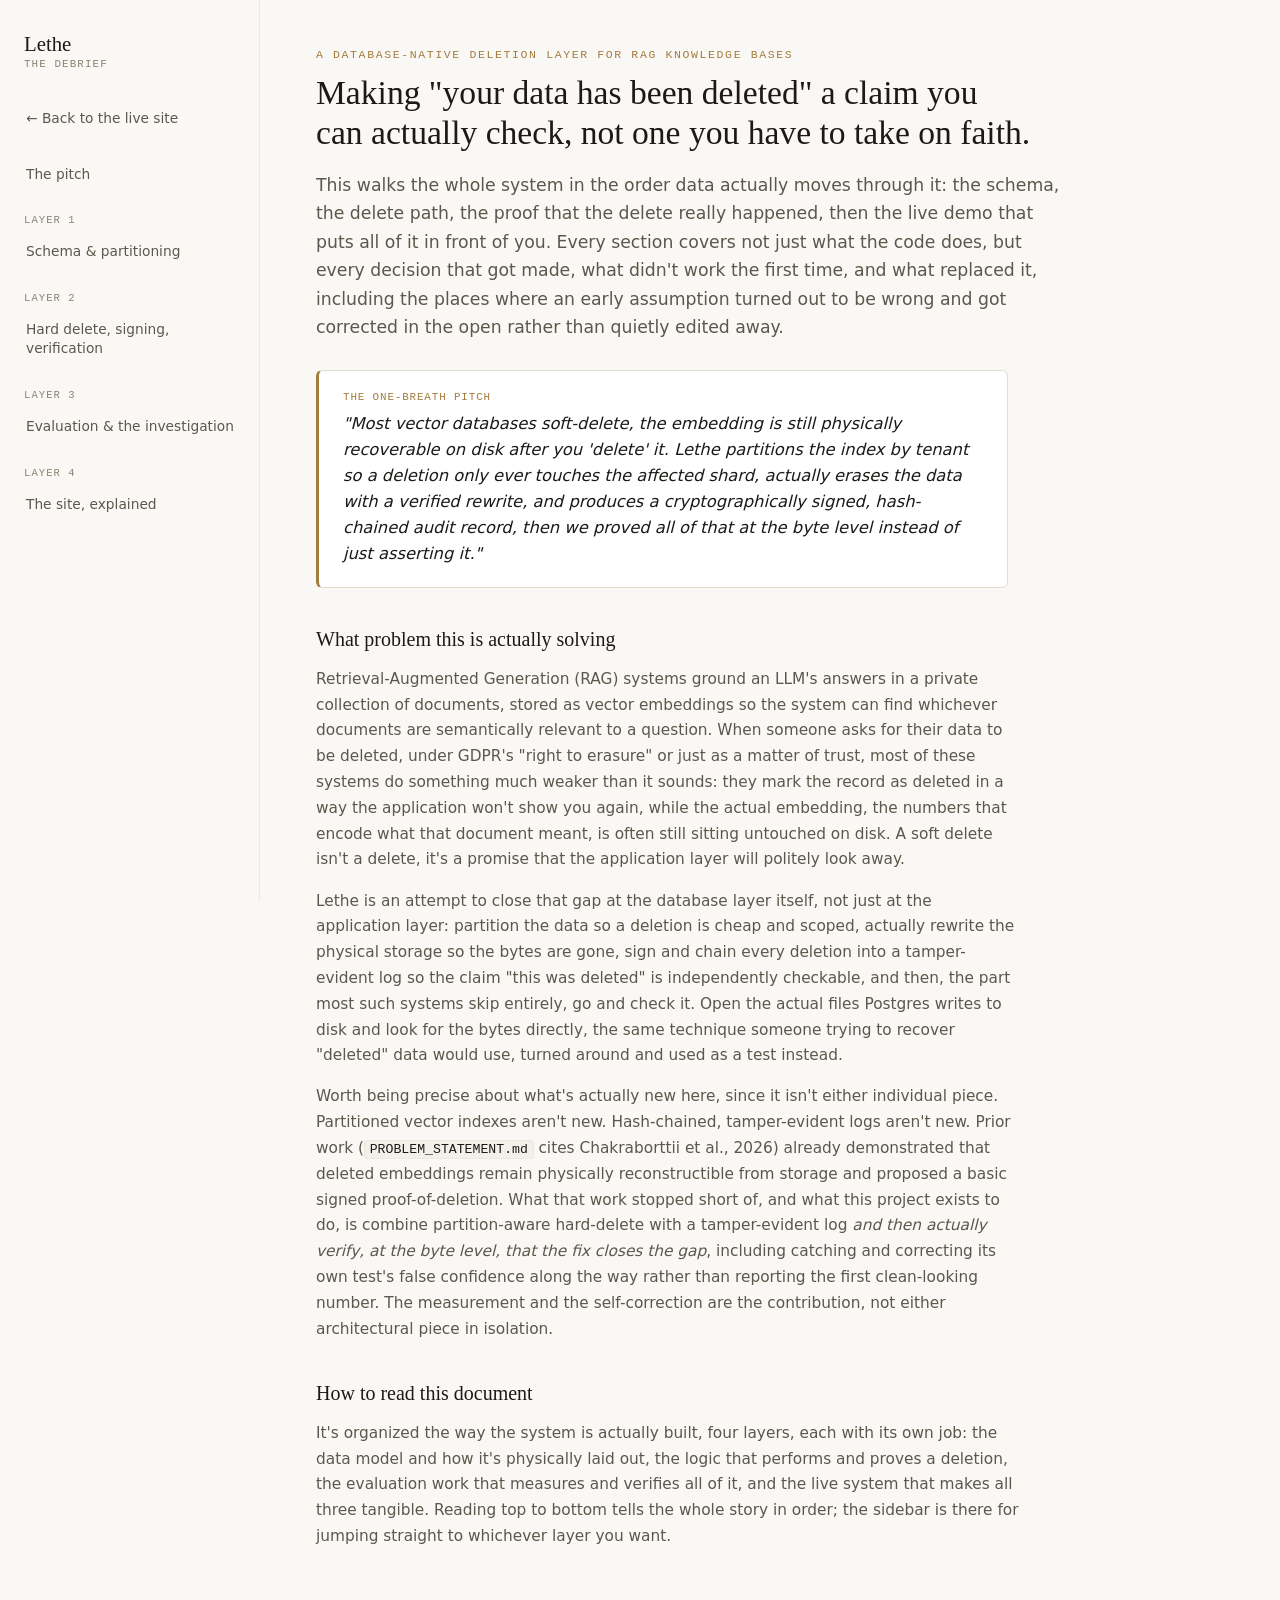
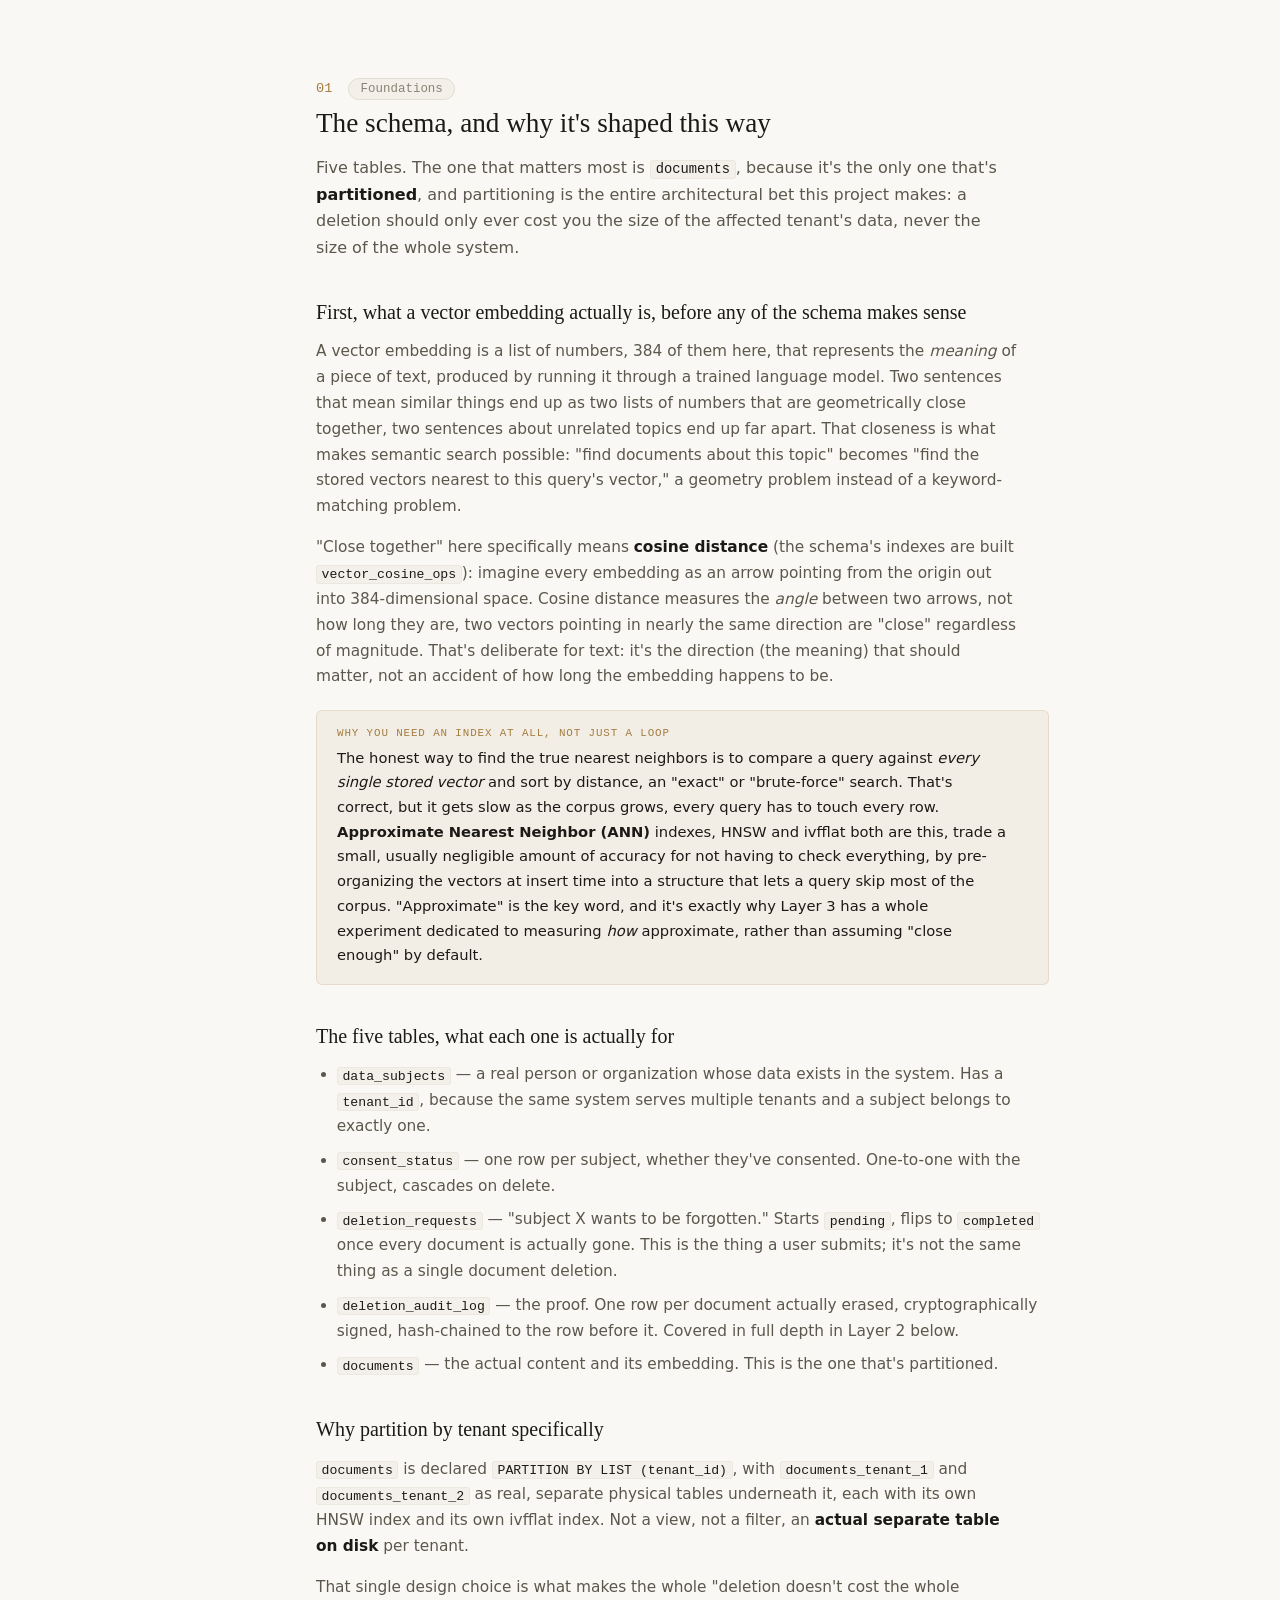
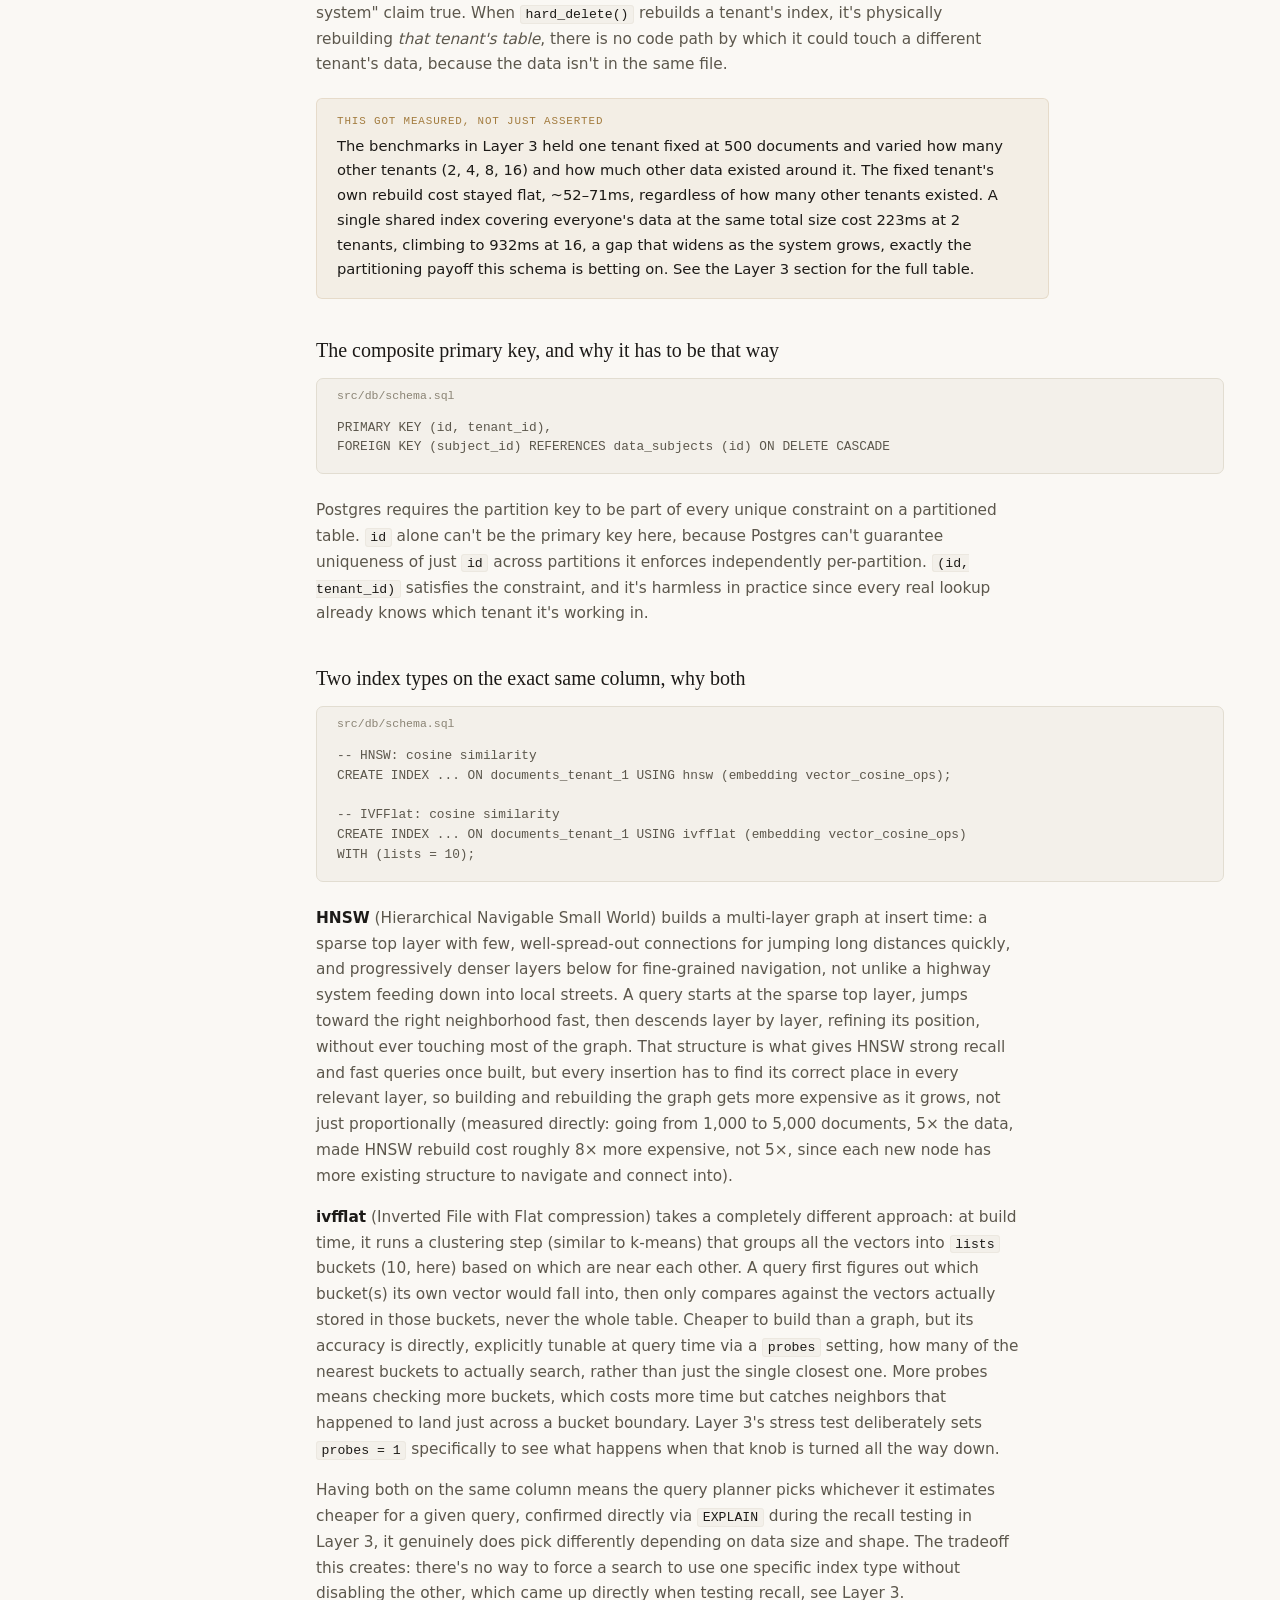
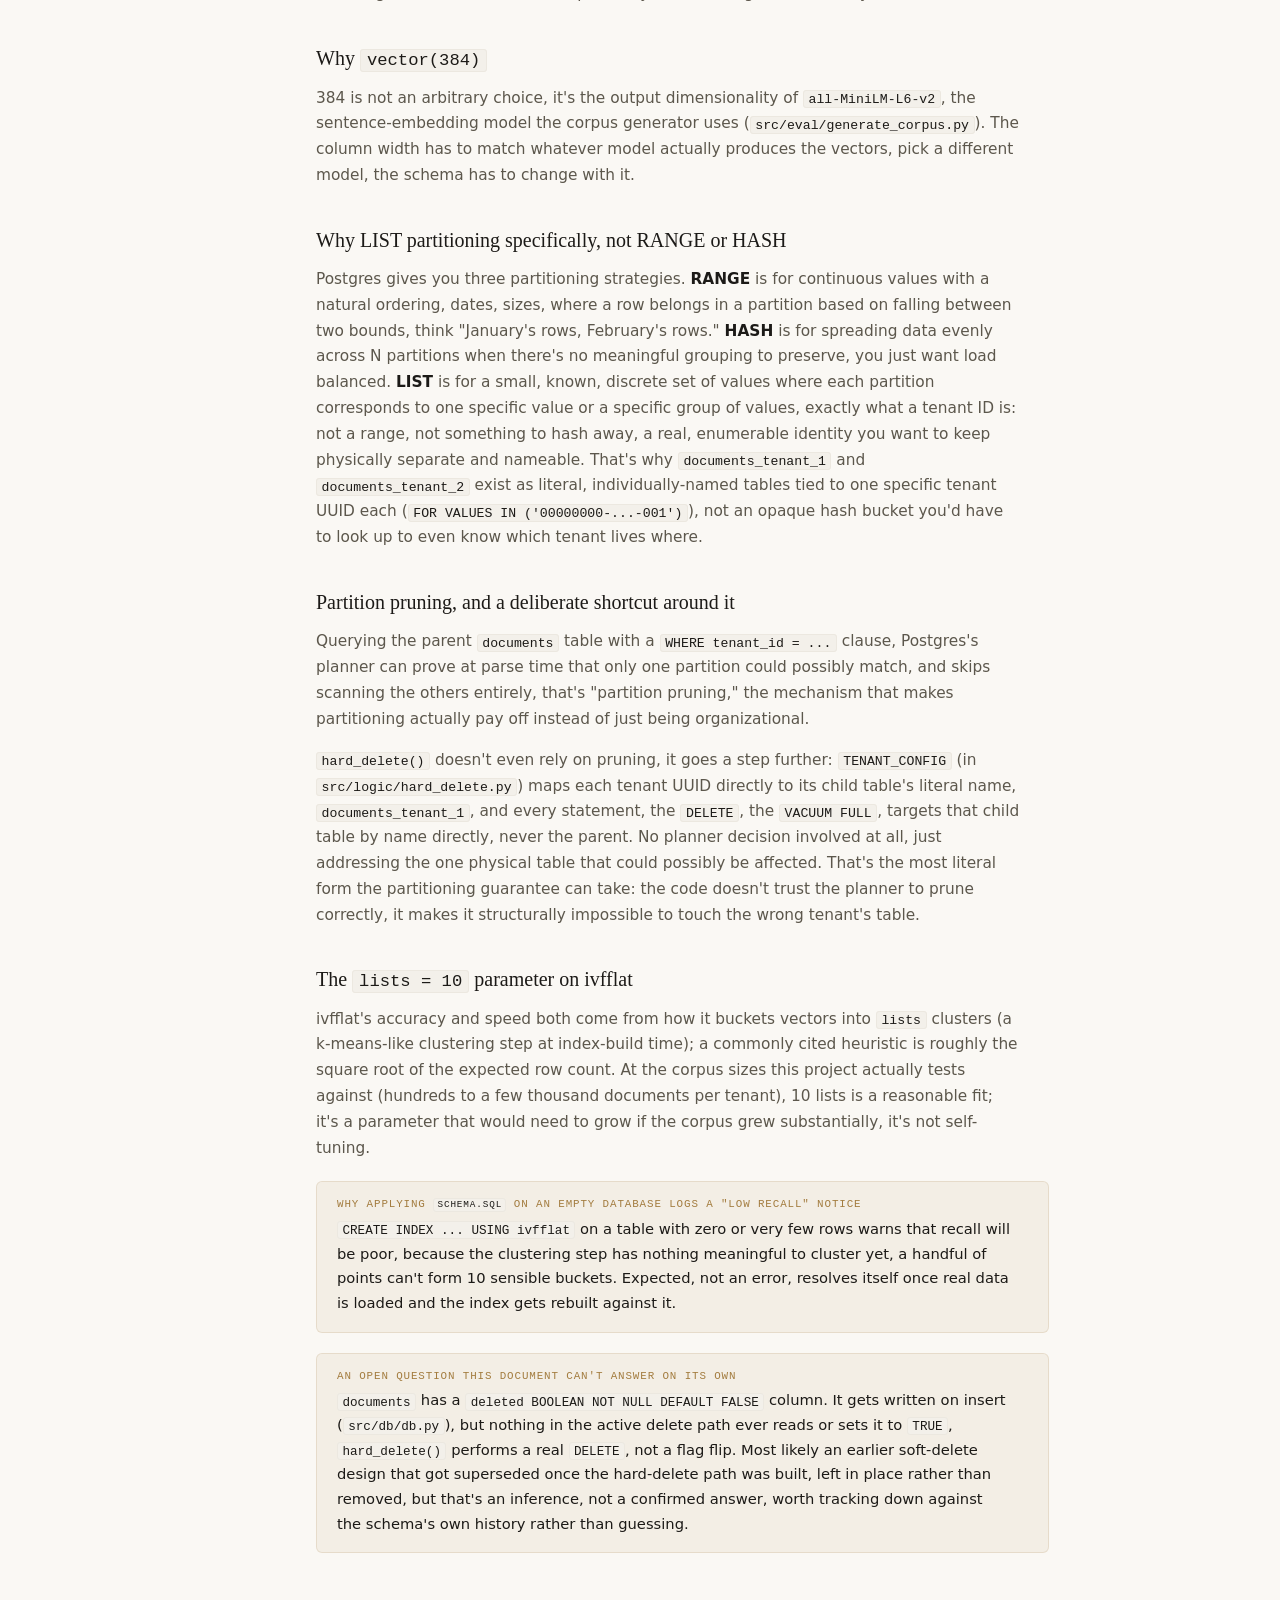
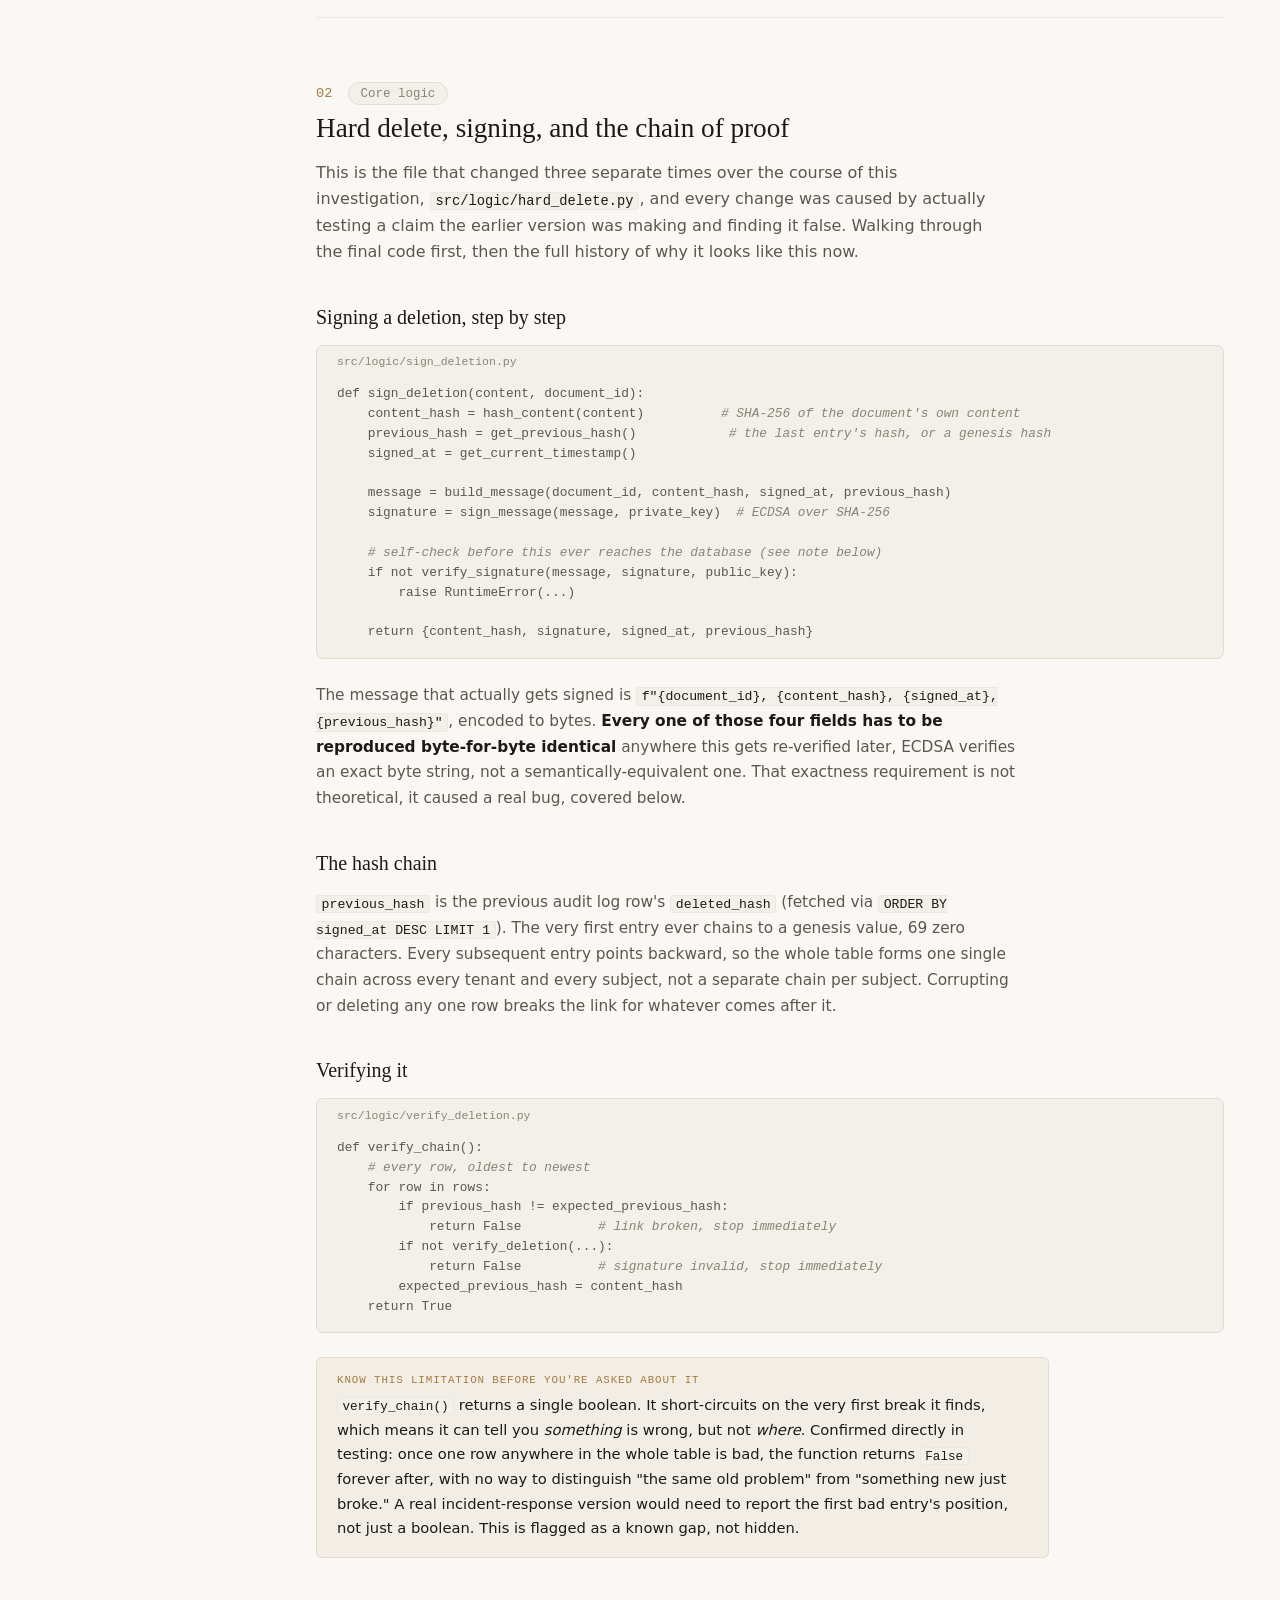
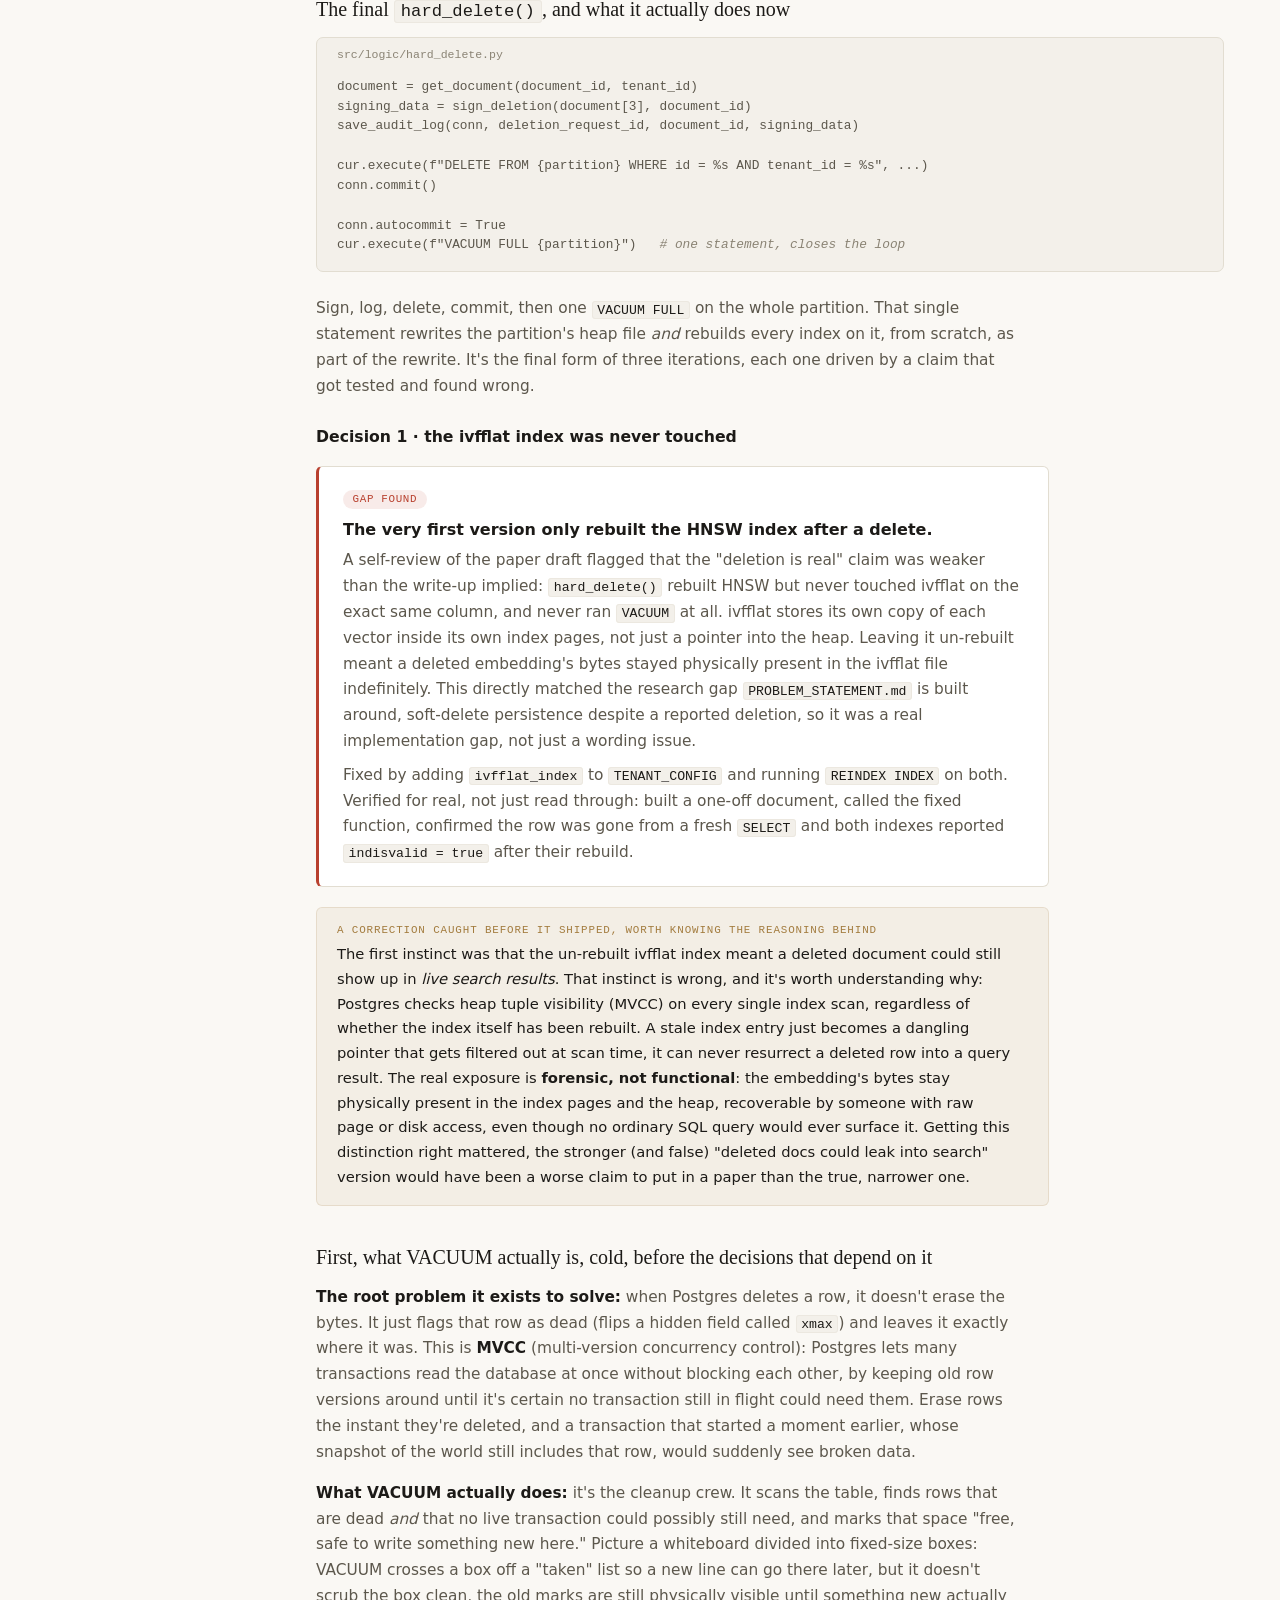
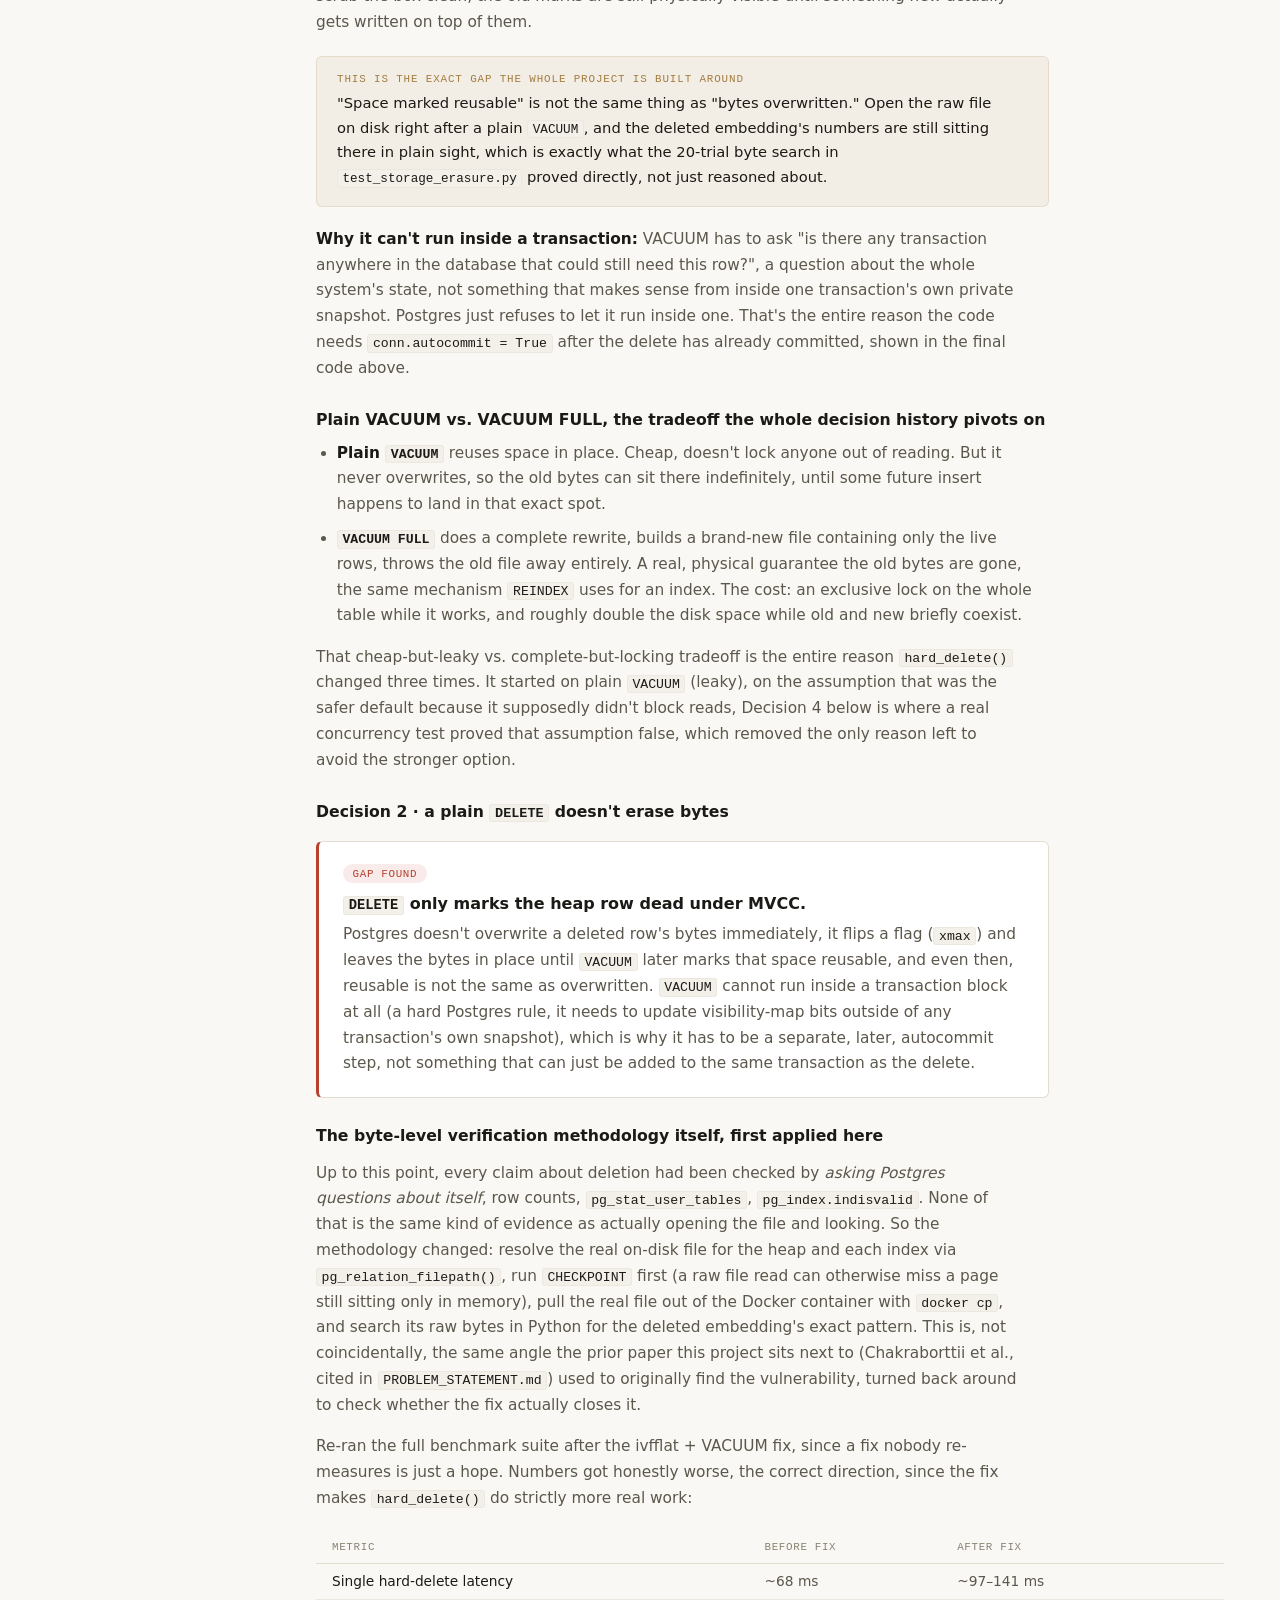
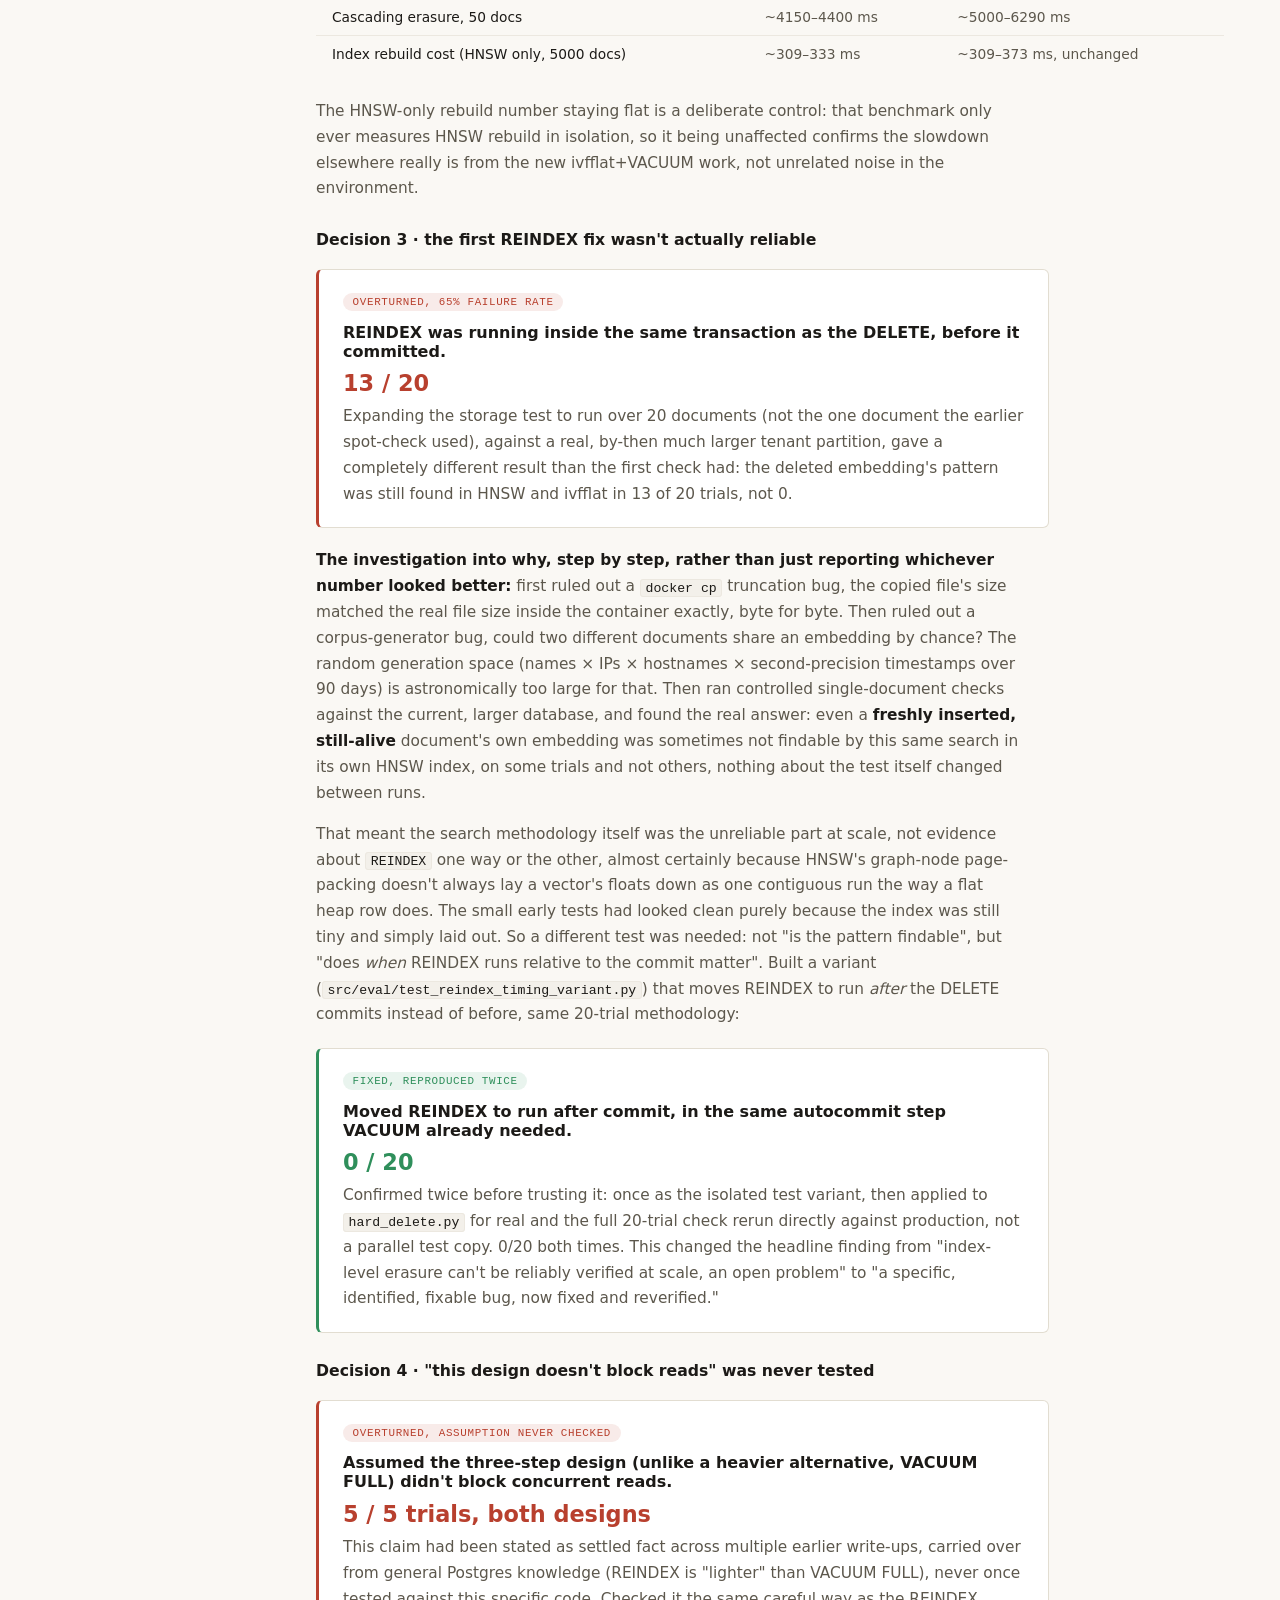
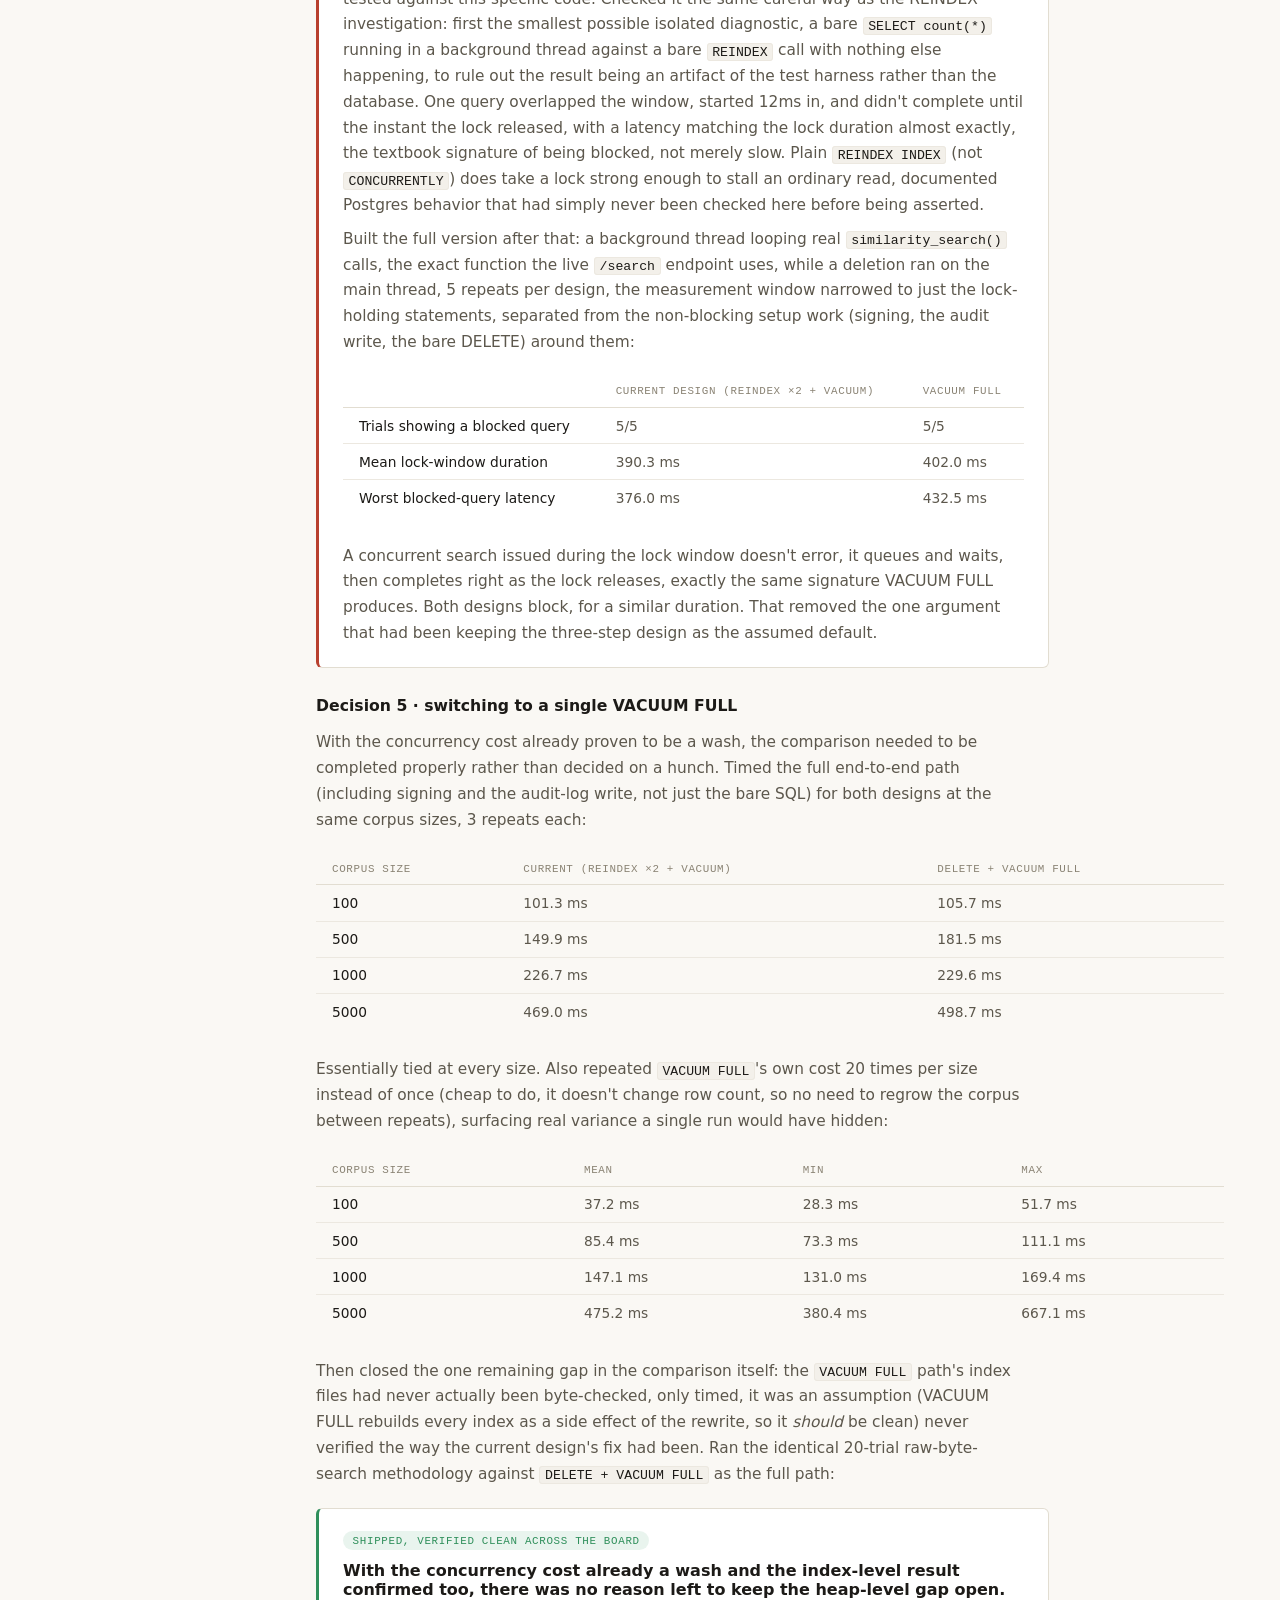
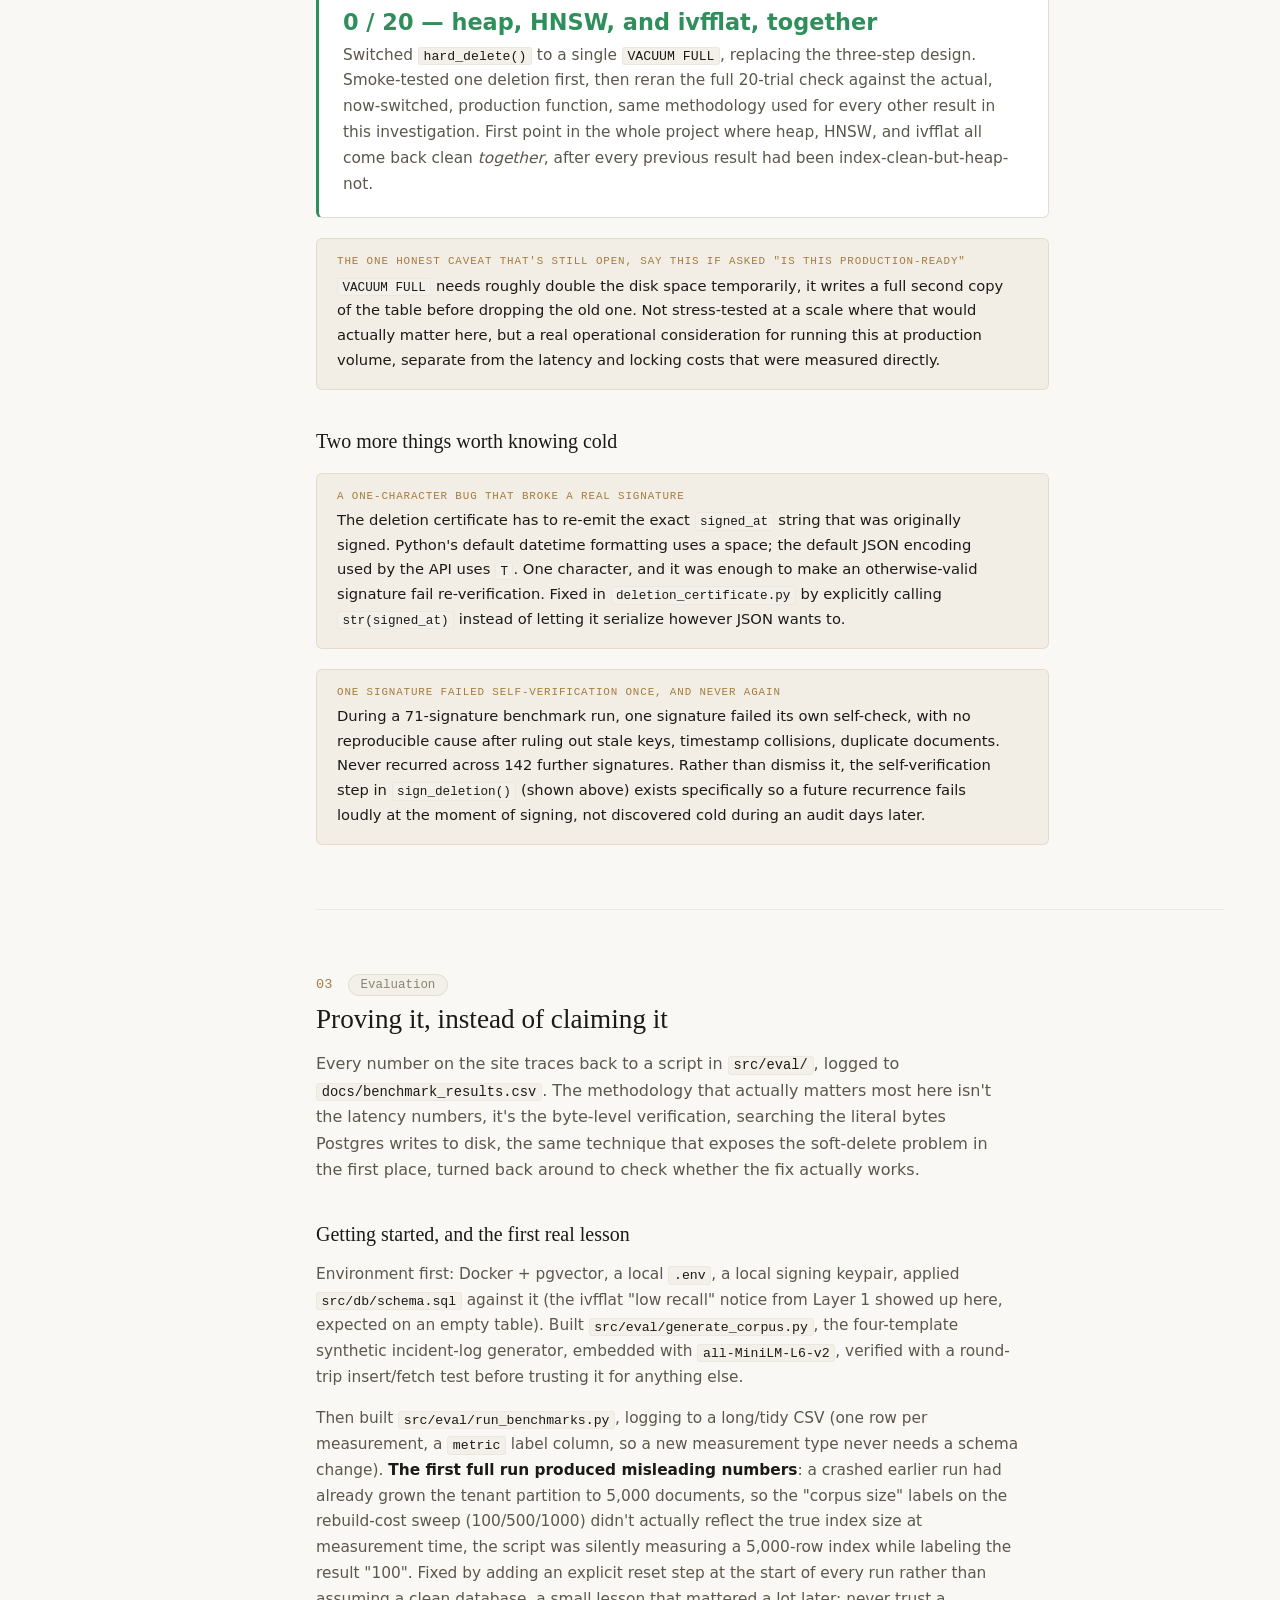
<file: frontend/deep-dive.html>
<!DOCTYPE html>
<html lang="en">
<head>
<meta charset="UTF-8" />
<meta name="viewport" content="width=device-width, initial-scale=1" />
<title>Lethe · The Debrief</title>
<meta name="description" content="A deep, from-scratch walkthrough of how Lethe's provable deletion layer works: the schema, the hard-delete and signing path, the evaluation methodology, and what the live dashboard shows." />
<link rel="icon" href="data:image/svg+xml,%3Csvg xmlns='http://www.w3.org/2000/svg' viewBox='0 0 32 32'%3E%3Crect width='32' height='32' rx='7' fill='%230a0b0f'/%3E%3Crect x='7' y='13' width='12' height='7' rx='3.5' fill='none' stroke='%23c9a668' stroke-width='2.2'/%3E%3Crect x='13' y='13' width='12' height='7' rx='3.5' fill='none' stroke='%23c9a668' stroke-width='2.2'/%3E%3C/svg%3E" />
<style>
  :root {
    --bg: #faf8f4;
    --panel: #ffffff;
    --panel-2: #f3f0ea;
    --border: #e2ddd1;
    --border-soft: #ece8e0;
    --text: #1c1a17;
    --text-dim: #5c574c;
    --text-faint: #8a8374;
    --accent: #a37c3f;
    --accent-dim: #c9a668;
    --accent-soft: rgba(163, 124, 63, 0.08);
    --accent-soft-strong: rgba(163, 124, 63, 0.16);
    --good: #2f8f5b;
    --good-soft: rgba(47, 143, 91, 0.1);
    --bad: #b8402e;
    --bad-soft: rgba(184, 64, 46, 0.1);
    --font-display: ui-serif, Georgia, "Iowan Old Style", "Times New Roman", serif;
    --font-body: -apple-system, "Segoe UI", system-ui, sans-serif;
    --font-mono: ui-monospace, "Cascadia Mono", "SF Mono", Consolas, monospace;
  }

  @media (prefers-color-scheme: dark) {
    :root:not([data-theme="light"]) {
      --bg: #0a0b0f;
      --panel: #14161d;
      --panel-2: #191c24;
      --border: #262830;
      --border-soft: #1c1e26;
      --text: #e9e9ec;
      --text-dim: #9297a3;
      --text-faint: #5c6170;
      --accent: #c9a668;
      --accent-dim: #8a7248;
      --accent-soft: rgba(201, 166, 104, 0.1);
      --accent-soft-strong: rgba(201, 166, 104, 0.18);
      --good: #6fbf8e;
      --good-soft: rgba(111, 191, 142, 0.12);
      --bad: #d1705f;
      --bad-soft: rgba(209, 112, 95, 0.12);
    }
  }

  :root[data-theme="dark"] {
    --bg: #0a0b0f;
    --panel: #14161d;
    --panel-2: #191c24;
    --border: #262830;
    --border-soft: #1c1e26;
    --text: #e9e9ec;
    --text-dim: #9297a3;
    --text-faint: #5c6170;
    --accent: #c9a668;
    --accent-dim: #8a7248;
    --accent-soft: rgba(201, 166, 104, 0.1);
    --accent-soft-strong: rgba(201, 166, 104, 0.18);
    --good: #6fbf8e;
    --good-soft: rgba(111, 191, 142, 0.12);
    --bad: #d1705f;
    --bad-soft: rgba(209, 112, 95, 0.12);
  }

  * { box-sizing: border-box; }

  html, body {
    margin: 0;
    padding: 0;
    background: var(--bg);
    color: var(--text);
    font-family: var(--font-body);
    -webkit-font-smoothing: antialiased;
  }

  a { color: var(--accent); }

  .shell {
    display: flex;
    max-width: 1280px;
    margin: 0 auto;
    min-height: 100vh;
  }

  /* ---------- Sidebar ---------- */

  .sidebar {
    position: sticky;
    top: 0;
    align-self: flex-start;
    height: 100vh;
    width: 260px;
    flex-shrink: 0;
    border-right: 1px solid var(--border-soft);
    padding: 2rem 1.5rem;
    overflow-y: auto;
  }

  .sidebar .mark {
    font-family: var(--font-display);
    font-size: 1.3rem;
    margin-bottom: 0.15rem;
  }

  .sidebar .mark-sub {
    font-family: var(--font-mono);
    font-size: 0.68rem;
    letter-spacing: 0.1em;
    text-transform: uppercase;
    color: var(--text-faint);
    margin-bottom: 2rem;
  }

  .nav-group {
    margin-bottom: 1.5rem;
  }

  .nav-group-label {
    font-family: var(--font-mono);
    font-size: 0.66rem;
    letter-spacing: 0.1em;
    text-transform: uppercase;
    color: var(--text-faint);
    margin-bottom: 0.6rem;
  }

  .nav-link {
    display: block;
    padding: 0.4rem 0.6rem;
    margin: 0 -0.6rem 0.1rem;
    border-radius: 5px;
    font-size: 0.86rem;
    color: var(--text-dim);
    text-decoration: none;
    line-height: 1.4;
    border-left: 2px solid transparent;
    transition: background 0.15s, color 0.15s;
  }

  .nav-link:hover {
    background: var(--accent-soft);
    color: var(--text);
  }

  /* ---------- Main ---------- */

  main {
    flex: 1;
    min-width: 0;
    padding: 3rem 3.5rem 8rem;
  }

  .hero {
    margin-bottom: 4rem;
  }

  .eyebrow {
    font-family: var(--font-mono);
    font-size: 0.72rem;
    letter-spacing: 0.14em;
    text-transform: uppercase;
    color: var(--accent);
    margin-bottom: 0.75rem;
  }

  .hero h1 {
    font-family: var(--font-display);
    font-weight: 500;
    font-size: 2.1rem;
    line-height: 1.2;
    margin: 0 0 1rem;
    text-wrap: balance;
  }

  .hero .lede {
    font-size: 1.08rem;
    line-height: 1.65;
    color: var(--text-dim);
    max-width: 68ch;
  }

  .pitch-box {
    margin-top: 1.75rem;
    background: var(--panel);
    border: 1px solid var(--border);
    border-left: 3px solid var(--accent);
    border-radius: 6px;
    padding: 1.25rem 1.5rem;
    max-width: 68ch;
  }

  .pitch-box .label {
    font-family: var(--font-mono);
    font-size: 0.68rem;
    letter-spacing: 0.08em;
    text-transform: uppercase;
    color: var(--accent);
    margin-bottom: 0.5rem;
  }

  .pitch-box p {
    margin: 0;
    font-size: 1.02rem;
    line-height: 1.6;
    font-style: italic;
    color: var(--text);
  }

  section.layer {
    padding-top: 4rem;
    margin-top: 4rem;
    border-top: 1px solid var(--border-soft);
    scroll-margin-top: 2rem;
  }

  section.layer:first-of-type {
    border-top: none;
  }

  .layer-head {
    display: flex;
    align-items: baseline;
    gap: 1rem;
    margin-bottom: 0.5rem;
    flex-wrap: wrap;
  }

  .layer-num {
    font-family: var(--font-mono);
    font-size: 0.85rem;
    color: var(--accent);
  }

  .layer-owner {
    font-family: var(--font-mono);
    font-size: 0.78rem;
    color: var(--text-faint);
    background: var(--panel-2);
    border: 1px solid var(--border);
    border-radius: 999px;
    padding: 0.2rem 0.7rem;
  }

  .layer h2 {
    font-family: var(--font-display);
    font-weight: 500;
    font-size: 1.7rem;
    margin: 0.3rem 0 0.75rem;
    text-wrap: balance;
  }

  .layer > .intro {
    font-size: 1rem;
    line-height: 1.65;
    color: var(--text-dim);
    max-width: 68ch;
    margin-bottom: 2rem;
  }

  h3.sub {
    font-family: var(--font-display);
    font-weight: 500;
    font-size: 1.25rem;
    margin: 2.5rem 0 0.9rem;
  }

  h4.sub2 {
    font-family: var(--font-body);
    font-weight: 700;
    font-size: 0.98rem;
    margin: 1.75rem 0 0.6rem;
    color: var(--text);
  }

  p, li {
    font-size: 0.96rem;
    line-height: 1.68;
    color: var(--text-dim);
    max-width: 72ch;
  }

  p strong, li strong {
    color: var(--text);
    font-weight: 600;
  }

  ul, ol {
    padding-left: 1.3rem;
    margin: 0.75rem 0;
  }

  li { margin-bottom: 0.5rem; }

  code {
    font-family: var(--font-mono);
    font-size: 0.86em;
    background: var(--panel-2);
    border: 1px solid var(--border-soft);
    border-radius: 3px;
    padding: 0.05em 0.35em;
    color: var(--text);
  }

  .codeblock-wrap {
    overflow-x: auto;
    margin: 1rem 0 1.5rem;
    border: 1px solid var(--border);
    border-radius: 7px;
    background: var(--panel-2);
  }

  pre {
    margin: 0;
    padding: 1rem 1.25rem;
    font-family: var(--font-mono);
    font-size: 0.8rem;
    line-height: 1.55;
    color: var(--text-dim);
    white-space: pre;
  }

  pre .kw { color: var(--accent); }
  pre .str { color: var(--good); }
  pre .com { color: var(--text-faint); font-style: italic; }

  .filecap {
    font-family: var(--font-mono);
    font-size: 0.72rem;
    color: var(--text-faint);
    padding: 0.6rem 1.25rem 0;
    display: block;
  }

  /* ---------- Decision cards (the "why it changed" ledger pattern) ---------- */

  .decision {
    position: relative;
    margin: 1.25rem 0;
    background: var(--panel);
    border: 1px solid var(--border);
    border-left: 3px solid var(--border);
    border-radius: 6px;
    padding: 1.25rem 1.5rem;
    max-width: 72ch;
  }

  .decision.broke { border-left-color: var(--bad); }
  .decision.fixed { border-left-color: var(--good); }

  .decision .tag {
    display: inline-flex;
    align-items: center;
    gap: 0.4rem;
    font-family: var(--font-mono);
    font-size: 0.68rem;
    letter-spacing: 0.06em;
    text-transform: uppercase;
    padding: 0.2rem 0.6rem;
    border-radius: 999px;
    margin-bottom: 0.7rem;
  }

  .decision.broke .tag { background: var(--bad-soft); color: var(--bad); }
  .decision.fixed .tag { background: var(--good-soft); color: var(--good); }

  .decision h4 {
    font-family: var(--font-body);
    font-size: 1rem;
    font-weight: 700;
    margin: 0 0 0.6rem;
    color: var(--text);
  }

  .decision .figure {
    font-family: var(--font-body);
    font-weight: 700;
    font-size: 1.4rem;
    color: var(--text);
  }

  .decision.broke .figure { color: var(--bad); }
  .decision.fixed .figure { color: var(--good); }

  .decision p { margin: 0.5rem 0 0; }

  /* ---------- Data table ---------- */

  .table-wrap {
    overflow-x: auto;
    margin: 1.25rem 0 1.75rem;
  }

  table {
    border-collapse: collapse;
    width: 100%;
    min-width: 440px;
    font-size: 0.86rem;
  }

  th {
    text-align: left;
    font-family: var(--font-mono);
    font-size: 0.68rem;
    letter-spacing: 0.06em;
    text-transform: uppercase;
    color: var(--text-faint);
    font-weight: 500;
    padding: 0.6rem 1rem;
    border-bottom: 1px solid var(--border);
  }

  td {
    padding: 0.6rem 1rem;
    border-bottom: 1px solid var(--border-soft);
    color: var(--text-dim);
    font-variant-numeric: tabular-nums;
  }

  td:first-child { color: var(--text); font-weight: 500; font-variant-numeric: normal; }

  tr:last-child td { border-bottom: none; }

  td.good { color: var(--good); }
  td.bad { color: var(--bad); }

  /* ---------- Callouts ---------- */

  .note {
    background: var(--accent-soft);
    border: 1px solid var(--accent-soft-strong);
    border-radius: 6px;
    padding: 1rem 1.25rem;
    margin: 1.25rem 0;
    max-width: 72ch;
  }

  .note .label {
    font-family: var(--font-mono);
    font-size: 0.68rem;
    letter-spacing: 0.08em;
    text-transform: uppercase;
    color: var(--accent);
    margin-bottom: 0.4rem;
  }

  .note p { margin: 0; color: var(--text); font-size: 0.92rem; }

  /* ---------- Site-page cards ---------- */

  .site-grid {
    display: grid;
    grid-template-columns: repeat(auto-fit, minmax(260px, 1fr));
    gap: 1rem;
    margin: 1.5rem 0 2rem;
  }

  .site-card {
    background: var(--panel);
    border: 1px solid var(--border);
    border-radius: 6px;
    padding: 1.1rem 1.3rem;
  }

  .site-card h4 {
    font-family: var(--font-body);
    font-size: 0.92rem;
    font-weight: 700;
    margin: 0 0 0.5rem;
    color: var(--text);
    display: flex;
    align-items: center;
    gap: 0.5rem;
  }

  .site-card .path {
    font-family: var(--font-mono);
    font-size: 0.7rem;
    color: var(--text-faint);
    font-weight: 400;
  }

  .site-card p {
    font-size: 0.86rem;
    margin: 0;
  }

  .stat-mini-row {
    display: flex;
    gap: 1rem;
    margin: 1.5rem 0 2rem;
    flex-wrap: wrap;
  }

  .stat-mini {
    background: var(--panel);
    border: 1px solid var(--border);
    border-radius: 6px;
    padding: 1rem 1.25rem;
    flex: 1;
    min-width: 170px;
  }

  .stat-mini .v {
    font-family: var(--font-body);
    font-weight: 700;
    font-size: 1.5rem;
    color: var(--text);
  }

  .stat-mini .l {
    font-size: 0.78rem;
    color: var(--text-dim);
    margin-top: 0.3rem;
    line-height: 1.4;
  }

  .stat-mini .src {
    font-family: var(--font-mono);
    font-size: 0.66rem;
    color: var(--text-faint);
    margin-top: 0.4rem;
  }

  footer {
    margin-top: 5rem;
    padding-top: 2rem;
    border-top: 1px solid var(--border-soft);
    font-size: 0.82rem;
    color: var(--text-faint);
  }

  @media (max-width: 880px) {
    .shell { flex-direction: column; }
    .sidebar {
      position: static;
      width: auto;
      height: auto;
      border-right: none;
      border-bottom: 1px solid var(--border-soft);
    }
    main { padding: 2rem 1.25rem 5rem; }
  }
</style>
</head>
<body>

<div class="shell">
  <nav class="sidebar">
    <a href="index.html" style="text-decoration:none;color:inherit;">
      <div class="mark">Lethe</div>
    </a>
    <div class="mark-sub">The Debrief</div>

    <div class="nav-group">
      <a class="nav-link" href="index.html">&larr; Back to the live site</a>
    </div>

    <div class="nav-group">
      <a class="nav-link" href="#pitch">The pitch</a>
    </div>

    <div class="nav-group">
      <div class="nav-group-label">Layer 1</div>
      <a class="nav-link" href="#hridya">Schema &amp; partitioning</a>
    </div>

    <div class="nav-group">
      <div class="nav-group-label">Layer 2</div>
      <a class="nav-link" href="#anshika">Hard delete, signing, verification</a>
    </div>

    <div class="nav-group">
      <div class="nav-group-label">Layer 3</div>
      <a class="nav-link" href="#devyani">Evaluation &amp; the investigation</a>
    </div>

    <div class="nav-group">
      <div class="nav-group-label">Layer 4</div>
      <a class="nav-link" href="#site">The site, explained</a>
    </div>
  </nav>

  <main>
    <div class="hero" id="pitch">
      <div class="eyebrow">A database-native deletion layer for RAG knowledge bases</div>
      <h1>Making "your data has been deleted" a claim you can actually check, not one you have to take on faith.</h1>
      <p class="lede">
        This walks the whole system in the order data actually moves through it: the schema, the
        delete path, the proof that the delete really happened, then the live demo that puts all of
        it in front of you. Every section covers not just what the code does, but every decision
        that got made, what didn't work the first time, and what replaced it, including the places
        where an early assumption turned out to be wrong and got corrected in the open rather than
        quietly edited away.
      </p>

      <div class="pitch-box">
        <div class="label">The one-breath pitch</div>
        <p>"Most vector databases soft-delete, the embedding is still physically recoverable on
        disk after you 'delete' it. Lethe partitions the index by tenant so a deletion only ever
        touches the affected shard, actually erases the data with a verified rewrite, and produces
        a cryptographically signed, hash-chained audit record, then we proved all of that at the
        byte level instead of just asserting it."</p>
      </div>

      <h3 class="sub">What problem this is actually solving</h3>
      <p>
        Retrieval-Augmented Generation (RAG) systems ground an LLM's answers in a private
        collection of documents, stored as vector embeddings so the system can find whichever
        documents are semantically relevant to a question. When someone asks for their data to be
        deleted, under GDPR's "right to erasure" or just as a matter of trust, most of these
        systems do something much weaker than it sounds: they mark the record as deleted in a way
        the application won't show you again, while the actual embedding, the numbers that encode
        what that document meant, is often still sitting untouched on disk. A soft delete isn't a
        delete, it's a promise that the application layer will politely look away.
      </p>
      <p>
        Lethe is an attempt to close that gap at the database layer itself, not just at the
        application layer: partition the data so a deletion is cheap and scoped, actually rewrite
        the physical storage so the bytes are gone, sign and chain every deletion into a
        tamper-evident log so the claim "this was deleted" is independently checkable, and then,
        the part most such systems skip entirely, go and check it. Open the actual files Postgres
        writes to disk and look for the bytes directly, the same technique someone trying to
        recover "deleted" data would use, turned around and used as a test instead.
      </p>
      <p>
        Worth being precise about what's actually new here, since it isn't either individual piece.
        Partitioned vector indexes aren't new. Hash-chained, tamper-evident logs aren't new. Prior
        work (<code>PROBLEM_STATEMENT.md</code> cites Chakraborttii et al., 2026) already
        demonstrated that deleted embeddings remain physically reconstructible from storage and
        proposed a basic signed proof-of-deletion. What that work stopped short of, and what this
        project exists to do, is combine partition-aware hard-delete with a tamper-evident log
        <em>and then actually verify, at the byte level, that the fix closes the gap</em>, including
        catching and correcting its own test's false confidence along the way rather than reporting
        the first clean-looking number. The measurement and the self-correction are the
        contribution, not either architectural piece in isolation.
      </p>

      <h3 class="sub">How to read this document</h3>
      <p>
        It's organized the way the system is actually built, four layers, each with its own job:
        the data model and how it's physically laid out, the logic that performs and proves a
        deletion, the evaluation work that measures and verifies all of it, and the live system
        that makes all three tangible. Reading top to bottom tells the whole story in order; the
        sidebar is there for jumping straight to whichever layer you want.
      </p>
    </div>

    <!-- ============================================================ -->
    <!-- LAYER 1 -->
    <!-- ============================================================ -->
    <section class="layer" id="hridya">
      <div class="layer-head">
        <span class="layer-num">01</span>
        <span class="layer-owner">Foundations</span>
      </div>
      <h2>The schema, and why it's shaped this way</h2>
      <p class="intro">
        Five tables. The one that matters most is <code>documents</code>, because it's the only
        one that's <strong>partitioned</strong>, and partitioning is the entire architectural bet
        this project makes: a deletion should only ever cost you the size of the affected tenant's
        data, never the size of the whole system.
      </p>

      <h3 class="sub">First, what a vector embedding actually is, before any of the schema makes sense</h3>
      <p>
        A vector embedding is a list of numbers, 384 of them here, that represents the
        <em>meaning</em> of a piece of text, produced by running it through a trained language
        model. Two sentences that mean similar things end up as two lists of numbers that are
        geometrically close together, two sentences about unrelated topics end up far apart. That
        closeness is what makes semantic search possible: "find documents about this topic" becomes
        "find the stored vectors nearest to this query's vector," a geometry problem instead of a
        keyword-matching problem.
      </p>
      <p>
        "Close together" here specifically means <strong>cosine distance</strong> (the schema's
        indexes are built <code>vector_cosine_ops</code>): imagine every embedding as an arrow
        pointing from the origin out into 384-dimensional space. Cosine distance measures the
        <em>angle</em> between two arrows, not how long they are, two vectors pointing in nearly
        the same direction are "close" regardless of magnitude. That's deliberate for text: it's
        the direction (the meaning) that should matter, not an accident of how long the embedding
        happens to be.
      </p>
      <div class="note">
        <div class="label">Why you need an index at all, not just a loop</div>
        <p>
          The honest way to find the true nearest neighbors is to compare a query against
          <em>every single stored vector</em> and sort by distance, an "exact" or "brute-force"
          search. That's correct, but it gets slow as the corpus grows, every query has to touch
          every row. <strong>Approximate Nearest Neighbor (ANN)</strong> indexes, HNSW and ivfflat
          both are this, trade a small, usually negligible amount of accuracy for not having to
          check everything, by pre-organizing the vectors at insert time into a structure that lets
          a query skip most of the corpus. "Approximate" is the key word, and it's exactly why
          Layer 3 has a whole experiment dedicated to measuring <em>how</em> approximate, rather
          than assuming "close enough" by default.
        </p>
      </div>

      <h3 class="sub">The five tables, what each one is actually for</h3>
      <ul>
        <li><code>data_subjects</code> &mdash; a real person or organization whose data exists in the system. Has a <code>tenant_id</code>, because the same system serves multiple tenants and a subject belongs to exactly one.</li>
        <li><code>consent_status</code> &mdash; one row per subject, whether they've consented. One-to-one with the subject, cascades on delete.</li>
        <li><code>deletion_requests</code> &mdash; "subject X wants to be forgotten." Starts <code>pending</code>, flips to <code>completed</code> once every document is actually gone. This is the thing a user submits; it's not the same thing as a single document deletion.</li>
        <li><code>deletion_audit_log</code> &mdash; the proof. One row per document actually erased, cryptographically signed, hash-chained to the row before it. Covered in full depth in Layer 2 below.</li>
        <li><code>documents</code> &mdash; the actual content and its embedding. This is the one that's partitioned.</li>
      </ul>

      <h3 class="sub">Why partition by tenant specifically</h3>
      <p>
        <code>documents</code> is declared <code>PARTITION BY LIST (tenant_id)</code>, with
        <code>documents_tenant_1</code> and <code>documents_tenant_2</code> as real, separate
        physical tables underneath it, each with its own HNSW index and its own ivfflat index.
        Not a view, not a filter, an <strong>actual separate table on disk</strong> per tenant.
      </p>
      <p>
        That single design choice is what makes the whole "deletion doesn't cost the whole system"
        claim true. When <code>hard_delete()</code> rebuilds a tenant's index, it's physically
        rebuilding <em>that tenant's table</em>, there is no code path by which it could touch a
        different tenant's data, because the data isn't in the same file.
      </p>

      <div class="note">
        <div class="label">This got measured, not just asserted</div>
        <p>
          The benchmarks in Layer 3 held one tenant fixed at 500 documents and varied how many other
          tenants (2, 4, 8, 16) and how much other data existed around it. The fixed tenant's own
          rebuild cost stayed flat, ~52&ndash;71ms, regardless of how many other tenants existed.
          A single shared index covering everyone's data at the same total size cost 223ms at 2
          tenants, climbing to 932ms at 16, a gap that widens as the system grows, exactly the
          partitioning payoff this schema is betting on. See the Layer 3 section for the full table.
        </p>
      </div>

      <h3 class="sub">The composite primary key, and why it has to be that way</h3>
      <div class="codeblock-wrap">
        <span class="filecap">src/db/schema.sql</span>
        <pre>PRIMARY KEY (id, tenant_id),
FOREIGN KEY (subject_id) REFERENCES data_subjects (id) ON DELETE CASCADE</pre>
      </div>
      <p>
        Postgres requires the partition key to be part of every unique constraint on a partitioned
        table. <code>id</code> alone can't be the primary key here, because Postgres can't
        guarantee uniqueness of just <code>id</code> across partitions it enforces independently
        per-partition. <code>(id, tenant_id)</code> satisfies the constraint, and it's harmless in
        practice since every real lookup already knows which tenant it's working in.
      </p>

      <h3 class="sub">Two index types on the exact same column, why both</h3>
      <div class="codeblock-wrap">
        <span class="filecap">src/db/schema.sql</span>
        <pre>-- HNSW: cosine similarity
CREATE INDEX ... ON documents_tenant_1 USING hnsw (embedding vector_cosine_ops);

-- IVFFlat: cosine similarity
CREATE INDEX ... ON documents_tenant_1 USING ivfflat (embedding vector_cosine_ops)
WITH (lists = 10);</pre>
      </div>
      <p>
        <strong>HNSW</strong> (Hierarchical Navigable Small World) builds a multi-layer graph at
        insert time: a sparse top layer with few, well-spread-out connections for jumping long
        distances quickly, and progressively denser layers below for fine-grained navigation, not
        unlike a highway system feeding down into local streets. A query starts at the sparse top
        layer, jumps toward the right neighborhood fast, then descends layer by layer, refining its
        position, without ever touching most of the graph. That structure is what gives HNSW strong
        recall and fast queries once built, but every insertion has to find its correct place in
        every relevant layer, so building and rebuilding the graph gets more expensive as it grows,
        not just proportionally (measured directly: going from 1,000 to 5,000 documents, 5&times;
        the data, made HNSW rebuild cost roughly 8&times; more expensive, not 5&times;, since each
        new node has more existing structure to navigate and connect into).
      </p>
      <p>
        <strong>ivfflat</strong> (Inverted File with Flat compression) takes a completely different
        approach: at build time, it runs a clustering step (similar to k-means) that groups all the
        vectors into <code>lists</code> buckets (10, here) based on which are near each other. A
        query first figures out which bucket(s) its own vector would fall into, then only compares
        against the vectors actually stored in those buckets, never the whole table. Cheaper to
        build than a graph, but its accuracy is directly, explicitly tunable at query time via a
        <code>probes</code> setting, how many of the nearest buckets to actually search, rather than
        just the single closest one. More probes means checking more buckets, which costs more time
        but catches neighbors that happened to land just across a bucket boundary. Layer 3's stress
        test deliberately sets <code>probes = 1</code> specifically to see what happens when that
        knob is turned all the way down.
      </p>
      <p>
        Having both on the same column means the query planner picks whichever it estimates
        cheaper for a given query, confirmed directly via <code>EXPLAIN</code> during the recall
        testing in Layer 3, it genuinely does pick differently depending on data size and shape.
        The tradeoff this creates: there's no way to force a search to use one specific index type
        without disabling the other, which came up directly when testing recall, see Layer 3.
      </p>

      <h3 class="sub">Why <code>vector(384)</code></h3>
      <p>
        384 is not an arbitrary choice, it's the output dimensionality of
        <code>all-MiniLM-L6-v2</code>, the sentence-embedding model the corpus generator uses
        (<code>src/eval/generate_corpus.py</code>). The column width has to match whatever model
        actually produces the vectors, pick a different model, the schema has to change with it.
      </p>

      <h3 class="sub">Why LIST partitioning specifically, not RANGE or HASH</h3>
      <p>
        Postgres gives you three partitioning strategies. <strong>RANGE</strong> is for continuous
        values with a natural ordering, dates, sizes, where a row belongs in a partition based on
        falling between two bounds, think "January's rows, February's rows." <strong>HASH</strong>
        is for spreading data evenly across N partitions when there's no meaningful grouping to
        preserve, you just want load balanced. <strong>LIST</strong> is for a small, known,
        discrete set of values where each partition corresponds to one specific value or a specific
        group of values, exactly what a tenant ID is: not a range, not something to hash away, a
        real, enumerable identity you want to keep physically separate and nameable. That's why
        <code>documents_tenant_1</code> and <code>documents_tenant_2</code> exist as literal,
        individually-named tables tied to one specific tenant UUID each
        (<code>FOR VALUES IN ('00000000-...-001')</code>), not an opaque hash bucket you'd have to
        look up to even know which tenant lives where.
      </p>

      <h3 class="sub">Partition pruning, and a deliberate shortcut around it</h3>
      <p>
        Querying the parent <code>documents</code> table with a <code>WHERE tenant_id = ...</code>
        clause, Postgres's planner can prove at parse time that only one partition could possibly
        match, and skips scanning the others entirely, that's "partition pruning," the mechanism
        that makes partitioning actually pay off instead of just being organizational.
      </p>
      <p>
        <code>hard_delete()</code> doesn't even rely on pruning, it goes a step further:
        <code>TENANT_CONFIG</code> (in <code>src/logic/hard_delete.py</code>) maps each tenant UUID
        directly to its child table's literal name, <code>documents_tenant_1</code>, and every
        statement, the <code>DELETE</code>, the <code>VACUUM FULL</code>, targets that child table
        by name directly, never the parent. No planner decision involved at all, just addressing
        the one physical table that could possibly be affected. That's the most literal form the
        partitioning guarantee can take: the code doesn't trust the planner to prune correctly, it
        makes it structurally impossible to touch the wrong tenant's table.
      </p>

      <h3 class="sub">The <code>lists = 10</code> parameter on ivfflat</h3>
      <p>
        ivfflat's accuracy and speed both come from how it buckets vectors into <code>lists</code>
        clusters (a k-means-like clustering step at index-build time); a commonly cited heuristic is
        roughly the square root of the expected row count. At the corpus sizes this project
        actually tests against (hundreds to a few thousand documents per tenant), 10 lists is a
        reasonable fit; it's a parameter that would need to grow if the corpus grew substantially,
        it's not self-tuning.
      </p>
      <div class="note">
        <div class="label">Why applying <code>schema.sql</code> on an empty database logs a "low recall" notice</div>
        <p>
          <code>CREATE INDEX ... USING ivfflat</code> on a table with zero or very few rows warns
          that recall will be poor, because the clustering step has nothing meaningful to cluster
          yet, a handful of points can't form 10 sensible buckets. Expected, not an error, resolves
          itself once real data is loaded and the index gets rebuilt against it.
        </p>
      </div>

      <div class="note">
        <div class="label">An open question this document can't answer on its own</div>
        <p>
          <code>documents</code> has a <code>deleted BOOLEAN NOT NULL DEFAULT FALSE</code> column.
          It gets written on insert (<code>src/db/db.py</code>), but nothing in the active delete
          path ever reads or sets it to <code>TRUE</code>, <code>hard_delete()</code> performs a
          real <code>DELETE</code>, not a flag flip. Most likely an earlier soft-delete design that
          got superseded once the hard-delete path was built, left in place rather than removed,
          but that's an inference, not a confirmed answer, worth tracking down against the schema's
          own history rather than guessing.
        </p>
      </div>
    </section>

    <!-- ============================================================ -->
    <!-- LAYER 2 — ANSHIKA -->
    <!-- ============================================================ -->
    <section class="layer" id="anshika">
      <div class="layer-head">
        <span class="layer-num">02</span>
        <span class="layer-owner">Core logic</span>
      </div>
      <h2>Hard delete, signing, and the chain of proof</h2>
      <p class="intro">
        This is the file that changed three separate times over the course of this investigation,
        <code>src/logic/hard_delete.py</code>, and every change was caused by actually testing a
        claim the earlier version was making and finding it false. Walking through the final code
        first, then the full history of why it looks like this now.
      </p>

      <h3 class="sub">Signing a deletion, step by step</h3>
      <div class="codeblock-wrap">
        <span class="filecap">src/logic/sign_deletion.py</span>
        <pre>def sign_deletion(content, document_id):
    content_hash = hash_content(content)          <span class="com"># SHA-256 of the document's own content</span>
    previous_hash = get_previous_hash()            <span class="com"># the last entry's hash, or a genesis hash</span>
    signed_at = get_current_timestamp()

    message = build_message(document_id, content_hash, signed_at, previous_hash)
    signature = sign_message(message, private_key)  <span class="com"># ECDSA over SHA-256</span>

    <span class="com"># self-check before this ever reaches the database (see note below)</span>
    if not verify_signature(message, signature, public_key):
        raise RuntimeError(...)

    return {content_hash, signature, signed_at, previous_hash}</pre>
      </div>
      <p>
        The message that actually gets signed is <code>f"{document_id}, {content_hash}, {signed_at}, {previous_hash}"</code>,
        encoded to bytes. <strong>Every one of those four fields has to be reproduced byte-for-byte
        identical</strong> anywhere this gets re-verified later, ECDSA verifies an exact byte
        string, not a semantically-equivalent one. That exactness requirement is not theoretical,
        it caused a real bug, covered below.
      </p>

      <h3 class="sub">The hash chain</h3>
      <p>
        <code>previous_hash</code> is the previous audit log row's <code>deleted_hash</code>
        (fetched via <code>ORDER BY signed_at DESC LIMIT 1</code>). The very first entry ever
        chains to a genesis value, 69 zero characters. Every subsequent entry points backward, so
        the whole table forms one single chain across every tenant and every subject, not a
        separate chain per subject. Corrupting or deleting any one row breaks the link for
        whatever comes after it.
      </p>

      <h3 class="sub">Verifying it</h3>
      <div class="codeblock-wrap">
        <span class="filecap">src/logic/verify_deletion.py</span>
        <pre>def verify_chain():
    <span class="com"># every row, oldest to newest</span>
    for row in rows:
        if previous_hash != expected_previous_hash:
            return False          <span class="com"># link broken, stop immediately</span>
        if not verify_deletion(...):
            return False          <span class="com"># signature invalid, stop immediately</span>
        expected_previous_hash = content_hash
    return True</pre>
      </div>
      <div class="note">
        <div class="label">Know this limitation before you're asked about it</div>
        <p>
          <code>verify_chain()</code> returns a single boolean. It short-circuits on the very
          first break it finds, which means it can tell you <em>something</em> is wrong, but not
          <em>where</em>. Confirmed directly in testing: once one row anywhere in the whole table
          is bad, the function returns <code>False</code> forever after, with no way to
          distinguish "the same old problem" from "something new just broke." A real
          incident-response version would need to report the first bad entry's position, not just
          a boolean. This is flagged as a known gap, not hidden.
        </p>
      </div>

      <h3 class="sub">The final <code>hard_delete()</code>, and what it actually does now</h3>
      <div class="codeblock-wrap">
        <span class="filecap">src/logic/hard_delete.py</span>
        <pre>document = get_document(document_id, tenant_id)
signing_data = sign_deletion(document[3], document_id)
save_audit_log(conn, deletion_request_id, document_id, signing_data)

cur.execute(f"DELETE FROM {partition} WHERE id = %s AND tenant_id = %s", ...)
conn.commit()

conn.autocommit = True
cur.execute(f"VACUUM FULL {partition}")   <span class="com"># one statement, closes the loop</span></pre>
      </div>
      <p>
        Sign, log, delete, commit, then one <code>VACUUM FULL</code> on the whole partition. That
        single statement rewrites the partition's heap file <em>and</em> rebuilds every index on
        it, from scratch, as part of the rewrite. It's the final form of three iterations, each one
        driven by a claim that got tested and found wrong.
      </p>

      <h4 class="sub2">Decision 1 &middot; the ivfflat index was never touched</h4>
      <div class="decision broke">
        <span class="tag">Gap found</span>
        <h4>The very first version only rebuilt the HNSW index after a delete.</h4>
        <p>
          A self-review of the paper draft flagged that the "deletion is real" claim was weaker
          than the write-up implied: <code>hard_delete()</code> rebuilt HNSW but never touched
          ivfflat on the exact same column, and never ran <code>VACUUM</code> at all. ivfflat
          stores its own copy of each vector inside its own index pages, not just a pointer into
          the heap. Leaving it un-rebuilt meant a deleted embedding's bytes stayed physically
          present in the ivfflat file indefinitely. This directly matched the research gap
          <code>PROBLEM_STATEMENT.md</code> is built around, soft-delete persistence despite a
          reported deletion, so it was a real implementation gap, not just a wording issue.
        </p>
        <p>
          Fixed by adding <code>ivfflat_index</code> to <code>TENANT_CONFIG</code> and running
          <code>REINDEX INDEX</code> on both. Verified for real, not just read through: built a
          one-off document, called the fixed function, confirmed the row was gone from a fresh
          <code>SELECT</code> and both indexes reported <code>indisvalid = true</code> after their
          rebuild.
        </p>
      </div>

      <div class="note">
        <div class="label">A correction caught before it shipped, worth knowing the reasoning behind</div>
        <p>
          The first instinct was that the un-rebuilt ivfflat index meant a deleted document could
          still show up in <em>live search results</em>. That instinct is wrong, and it's worth
          understanding why: Postgres checks heap tuple visibility (MVCC) on every single index
          scan, regardless of whether the index itself has been rebuilt. A stale index entry just
          becomes a dangling pointer that gets filtered out at scan time, it can never resurrect a
          deleted row into a query result. The real exposure is <strong>forensic, not
          functional</strong>: the embedding's bytes stay physically present in the index pages and
          the heap, recoverable by someone with raw page or disk access, even though no ordinary
          SQL query would ever surface it. Getting this distinction right mattered, the stronger
          (and false) "deleted docs could leak into search" version would have been a worse claim
          to put in a paper than the true, narrower one.
        </p>
      </div>

      <h3 class="sub">First, what VACUUM actually is, cold, before the decisions that depend on it</h3>
      <p>
        <strong>The root problem it exists to solve:</strong> when Postgres deletes a row, it
        doesn't erase the bytes. It just flags that row as dead (flips a hidden field called
        <code>xmax</code>) and leaves it exactly where it was. This is <strong>MVCC</strong>
        (multi-version concurrency control): Postgres lets many transactions read the database at
        once without blocking each other, by keeping old row versions around until it's certain no
        transaction still in flight could need them. Erase rows the instant they're deleted, and a
        transaction that started a moment earlier, whose snapshot of the world still includes that
        row, would suddenly see broken data.
      </p>
      <p>
        <strong>What VACUUM actually does:</strong> it's the cleanup crew. It scans the table,
        finds rows that are dead <em>and</em> that no live transaction could possibly still need,
        and marks that space "free, safe to write something new here." Picture a whiteboard
        divided into fixed-size boxes: VACUUM crosses a box off a "taken" list so a new line can go
        there later, but it doesn't scrub the box clean, the old marks are still physically visible
        until something new actually gets written on top of them.
      </p>
      <div class="note">
        <div class="label">This is the exact gap the whole project is built around</div>
        <p>
          "Space marked reusable" is not the same thing as "bytes overwritten." Open the raw file
          on disk right after a plain <code>VACUUM</code>, and the deleted embedding's numbers are
          still sitting there in plain sight, which is exactly what the 20-trial byte search in
          <code>test_storage_erasure.py</code> proved directly, not just reasoned about.
        </p>
      </div>
      <p>
        <strong>Why it can't run inside a transaction:</strong> VACUUM has to ask "is there any
        transaction anywhere in the database that could still need this row?", a question about
        the whole system's state, not something that makes sense from inside one transaction's own
        private snapshot. Postgres just refuses to let it run inside one. That's the entire reason
        the code needs <code>conn.autocommit = True</code> after the delete has already committed,
        shown in the final code above.
      </p>

      <h4 class="sub2">Plain VACUUM vs. VACUUM FULL, the tradeoff the whole decision history pivots on</h4>
      <ul>
        <li><strong>Plain <code>VACUUM</code></strong> reuses space in place. Cheap, doesn't lock anyone out of reading. But it never overwrites, so the old bytes can sit there indefinitely, until some future insert happens to land in that exact spot.</li>
        <li><strong><code>VACUUM FULL</code></strong> does a complete rewrite, builds a brand-new file containing only the live rows, throws the old file away entirely. A real, physical guarantee the old bytes are gone, the same mechanism <code>REINDEX</code> uses for an index. The cost: an exclusive lock on the whole table while it works, and roughly double the disk space while old and new briefly coexist.</li>
      </ul>
      <p>
        That cheap-but-leaky vs. complete-but-locking tradeoff is the entire reason
        <code>hard_delete()</code> changed three times. It started on plain <code>VACUUM</code>
        (leaky), on the assumption that was the safer default because it supposedly didn't block
        reads, Decision 4 below is where a real concurrency test proved that assumption false, which
        removed the only reason left to avoid the stronger option.
      </p>

      <h4 class="sub2">Decision 2 &middot; a plain <code>DELETE</code> doesn't erase bytes</h4>
      <div class="decision broke">
        <span class="tag">Gap found</span>
        <h4><code>DELETE</code> only marks the heap row dead under MVCC.</h4>
        <p>
          Postgres doesn't overwrite a deleted row's bytes immediately, it flips a flag
          (<code>xmax</code>) and leaves the bytes in place until <code>VACUUM</code> later marks
          that space reusable, and even then, reusable is not the same as overwritten. <code>VACUUM</code>
          cannot run inside a transaction block at all (a hard Postgres rule, it needs to update
          visibility-map bits outside of any transaction's own snapshot), which is why it has to
          be a separate, later, autocommit step, not something that can just be added to the same
          transaction as the delete.
        </p>
      </div>

      <h4 class="sub2">The byte-level verification methodology itself, first applied here</h4>
      <p>
        Up to this point, every claim about deletion had been checked by <em>asking Postgres
        questions about itself</em>, row counts, <code>pg_stat_user_tables</code>,
        <code>pg_index.indisvalid</code>. None of that is the same kind of evidence as actually
        opening the file and looking. So the methodology changed: resolve the real on-disk file
        for the heap and each index via <code>pg_relation_filepath()</code>, run
        <code>CHECKPOINT</code> first (a raw file read can otherwise miss a page still sitting only
        in memory), pull the real file out of the Docker container with <code>docker cp</code>, and
        search its raw bytes in Python for the deleted embedding's exact pattern. This is, not
        coincidentally, the same angle the prior paper this project sits next to
        (Chakraborttii et al., cited in <code>PROBLEM_STATEMENT.md</code>) used to originally find
        the vulnerability, turned back around to check whether the fix actually closes it.
      </p>
      <p>
        Re-ran the full benchmark suite after the ivfflat + VACUUM fix, since a fix nobody
        re-measures is just a hope. Numbers got honestly worse, the correct direction, since the
        fix makes <code>hard_delete()</code> do strictly more real work:
      </p>
      <div class="table-wrap">
        <table>
          <thead><tr><th>Metric</th><th>Before fix</th><th>After fix</th></tr></thead>
          <tbody>
            <tr><td>Single hard-delete latency</td><td>~68 ms</td><td>~97&ndash;141 ms</td></tr>
            <tr><td>Cascading erasure, 50 docs</td><td>~4150&ndash;4400 ms</td><td>~5000&ndash;6290 ms</td></tr>
            <tr><td>Index rebuild cost (HNSW only, 5000 docs)</td><td>~309&ndash;333 ms</td><td>~309&ndash;373 ms, unchanged</td></tr>
          </tbody>
        </table>
      </div>
      <p>
        The HNSW-only rebuild number staying flat is a deliberate control: that benchmark only ever
        measures HNSW rebuild in isolation, so it being unaffected confirms the slowdown elsewhere
        really is from the new ivfflat+VACUUM work, not unrelated noise in the environment.
      </p>

      <h4 class="sub2">Decision 3 &middot; the first REINDEX fix wasn't actually reliable</h4>
      <div class="decision broke">
        <span class="tag">Overturned, 65% failure rate</span>
        <h4>REINDEX was running inside the same transaction as the DELETE, before it committed.</h4>
        <div class="figure">13 / 20</div>
        <p>
          Expanding the storage test to run over 20 documents (not the one document the earlier
          spot-check used), against a real, by-then much larger tenant partition, gave a completely
          different result than the first check had: the deleted embedding's pattern was still
          found in HNSW and ivfflat in 13 of 20 trials, not 0.
        </p>
      </div>
      <p>
        <strong>The investigation into why, step by step, rather than just reporting whichever
        number looked better:</strong> first ruled out a <code>docker cp</code> truncation bug, the
        copied file's size matched the real file size inside the container exactly, byte for byte.
        Then ruled out a corpus-generator bug, could two different documents share an embedding by
        chance? The random generation space (names &times; IPs &times; hostnames &times;
        second-precision timestamps over 90 days) is astronomically too large for that. Then ran
        controlled single-document checks against the current, larger database, and found the real
        answer: even a <strong>freshly inserted, still-alive</strong> document's own embedding was
        sometimes not findable by this same search in its own HNSW index, on some trials and not
        others, nothing about the test itself changed between runs.
      </p>
      <p>
        That meant the search methodology itself was the unreliable part at scale, not evidence
        about <code>REINDEX</code> one way or the other, almost certainly because HNSW's
        graph-node page-packing doesn't always lay a vector's floats down as one contiguous run the
        way a flat heap row does. The small early tests had looked clean purely because the index
        was still tiny and simply laid out. So a different test was needed: not "is the pattern
        findable", but "does <em>when</em> REINDEX runs relative to the commit matter". Built a
        variant (<code>src/eval/test_reindex_timing_variant.py</code>) that moves REINDEX to run
        <em>after</em> the DELETE commits instead of before, same 20-trial methodology:
      </p>
      <div class="decision fixed">
        <span class="tag">Fixed, reproduced twice</span>
        <h4>Moved REINDEX to run after commit, in the same autocommit step VACUUM already needed.</h4>
        <div class="figure">0 / 20</div>
        <p>
          Confirmed twice before trusting it: once as the isolated test variant, then applied to
          <code>hard_delete.py</code> for real and the full 20-trial check rerun directly against
          production, not a parallel test copy. 0/20 both times. This changed the headline finding
          from "index-level erasure can't be reliably verified at scale, an open problem" to "a
          specific, identified, fixable bug, now fixed and reverified."
        </p>
      </div>

      <h4 class="sub2">Decision 4 &middot; "this design doesn't block reads" was never tested</h4>
      <div class="decision broke">
        <span class="tag">Overturned, assumption never checked</span>
        <h4>Assumed the three-step design (unlike a heavier alternative, VACUUM FULL) didn't block concurrent reads.</h4>
        <div class="figure">5 / 5 trials, both designs</div>
        <p>
          This claim had been stated as settled fact across multiple earlier write-ups, carried
          over from general Postgres knowledge (REINDEX is "lighter" than VACUUM FULL), never once
          tested against this specific code. Checked it the same careful way as the REINDEX
          investigation: first the smallest possible isolated diagnostic, a bare
          <code>SELECT count(*)</code> running in a background thread against a bare
          <code>REINDEX</code> call with nothing else happening, to rule out the result being an
          artifact of the test harness rather than the database. One query overlapped the window,
          started 12ms in, and didn't complete until the instant the lock released, with a latency
          matching the lock duration almost exactly, the textbook signature of being blocked, not
          merely slow. Plain <code>REINDEX INDEX</code> (not <code>CONCURRENTLY</code>) does take a
          lock strong enough to stall an ordinary read, documented Postgres behavior that had simply
          never been checked here before being asserted.
        </p>
        <p>
          Built the full version after that: a background thread looping real
          <code>similarity_search()</code> calls, the exact function the live <code>/search</code>
          endpoint uses, while a deletion ran on the main thread, 5 repeats per design, the
          measurement window narrowed to just the lock-holding statements, separated from the
          non-blocking setup work (signing, the audit write, the bare DELETE) around them:
        </p>
        <div class="table-wrap">
          <table>
            <thead><tr><th></th><th>Current design (REINDEX &times;2 + VACUUM)</th><th>VACUUM FULL</th></tr></thead>
            <tbody>
              <tr><td>Trials showing a blocked query</td><td>5/5</td><td>5/5</td></tr>
              <tr><td>Mean lock-window duration</td><td>390.3 ms</td><td>402.0 ms</td></tr>
              <tr><td>Worst blocked-query latency</td><td>376.0 ms</td><td>432.5 ms</td></tr>
            </tbody>
          </table>
        </div>
        <p>
          A concurrent search issued during the lock window doesn't error, it queues and waits,
          then completes right as the lock releases, exactly the same signature VACUUM FULL
          produces. Both designs block, for a similar duration. That removed the one argument that
          had been keeping the three-step design as the assumed default.
        </p>
      </div>

      <h4 class="sub2">Decision 5 &middot; switching to a single VACUUM FULL</h4>
      <p>
        With the concurrency cost already proven to be a wash, the comparison needed to be
        completed properly rather than decided on a hunch. Timed the full end-to-end path
        (including signing and the audit-log write, not just the bare SQL) for both designs at the
        same corpus sizes, 3 repeats each:
      </p>
      <div class="table-wrap">
        <table>
          <thead><tr><th>Corpus size</th><th>Current (REINDEX &times;2 + VACUUM)</th><th>DELETE + VACUUM FULL</th></tr></thead>
          <tbody>
            <tr><td>100</td><td>101.3 ms</td><td>105.7 ms</td></tr>
            <tr><td>500</td><td>149.9 ms</td><td>181.5 ms</td></tr>
            <tr><td>1000</td><td>226.7 ms</td><td>229.6 ms</td></tr>
            <tr><td>5000</td><td>469.0 ms</td><td>498.7 ms</td></tr>
          </tbody>
        </table>
      </div>
      <p>
        Essentially tied at every size. Also repeated <code>VACUUM FULL</code>'s own cost 20 times
        per size instead of once (cheap to do, it doesn't change row count, so no need to regrow
        the corpus between repeats), surfacing real variance a single run would have hidden:
      </p>
      <div class="table-wrap">
        <table>
          <thead><tr><th>Corpus size</th><th>Mean</th><th>Min</th><th>Max</th></tr></thead>
          <tbody>
            <tr><td>100</td><td>37.2 ms</td><td>28.3 ms</td><td>51.7 ms</td></tr>
            <tr><td>500</td><td>85.4 ms</td><td>73.3 ms</td><td>111.1 ms</td></tr>
            <tr><td>1000</td><td>147.1 ms</td><td>131.0 ms</td><td>169.4 ms</td></tr>
            <tr><td>5000</td><td>475.2 ms</td><td>380.4 ms</td><td>667.1 ms</td></tr>
          </tbody>
        </table>
      </div>
      <p>
        Then closed the one remaining gap in the comparison itself: the <code>VACUUM FULL</code>
        path's index files had never actually been byte-checked, only timed, it was an assumption
        (VACUUM FULL rebuilds every index as a side effect of the rewrite, so it <em>should</em> be
        clean) never verified the way the current design's fix had been. Ran the identical 20-trial
        raw-byte-search methodology against <code>DELETE + VACUUM FULL</code> as the full path:
      </p>
      <div class="decision fixed">
        <span class="tag">Shipped, verified clean across the board</span>
        <h4>With the concurrency cost already a wash and the index-level result confirmed too, there was no reason left to keep the heap-level gap open.</h4>
        <div class="figure">0 / 20 &mdash; heap, HNSW, and ivfflat, together</div>
        <p>
          Switched <code>hard_delete()</code> to a single <code>VACUUM FULL</code>, replacing the
          three-step design. Smoke-tested one deletion first, then reran the full 20-trial check
          against the actual, now-switched, production function, same methodology used for every
          other result in this investigation. First point in the whole project where heap, HNSW,
          and ivfflat all come back clean <em>together</em>, after every previous result had been
          index-clean-but-heap-not.
        </p>
      </div>
      <div class="note">
        <div class="label">The one honest caveat that's still open, say this if asked "is this production-ready"</div>
        <p>
          <code>VACUUM FULL</code> needs roughly double the disk space temporarily, it writes a
          full second copy of the table before dropping the old one. Not stress-tested at a scale
          where that would actually matter here, but a real operational consideration for running
          this at production volume, separate from the latency and locking costs that were
          measured directly.
        </p>
      </div>

      <h3 class="sub">Two more things worth knowing cold</h3>
      <div class="note">
        <div class="label">A one-character bug that broke a real signature</div>
        <p>
          The deletion certificate has to re-emit the exact <code>signed_at</code> string that was
          originally signed. Python's default datetime formatting uses a space; the default JSON
          encoding used by the API uses <code>T</code>. One character, and it was enough to make
          an otherwise-valid signature fail re-verification. Fixed in
          <code>deletion_certificate.py</code> by explicitly calling <code>str(signed_at)</code>
          instead of letting it serialize however JSON wants to.
        </p>
      </div>
      <div class="note">
        <div class="label">One signature failed self-verification once, and never again</div>
        <p>
          During a 71-signature benchmark run, one signature failed its own self-check, with no
          reproducible cause after ruling out stale keys, timestamp collisions, duplicate
          documents. Never recurred across 142 further signatures. Rather than dismiss it, the
          self-verification step in <code>sign_deletion()</code> (shown above) exists specifically
          so a future recurrence fails loudly at the moment of signing, not discovered cold during
          an audit days later.
        </p>
      </div>
    </section>

    <!-- ============================================================ -->
    <!-- LAYER 3 — DEVYANI -->
    <!-- ============================================================ -->
    <section class="layer" id="devyani">
      <div class="layer-head">
        <span class="layer-num">03</span>
        <span class="layer-owner">Evaluation</span>
      </div>
      <h2>Proving it, instead of claiming it</h2>
      <p class="intro">
        Every number on the site traces back to a script in <code>src/eval/</code>, logged to
        <code>docs/benchmark_results.csv</code>. The methodology that actually matters most here
        isn't the latency numbers, it's the byte-level verification, searching the literal bytes
        Postgres writes to disk, the same technique that exposes the soft-delete problem in the
        first place, turned back around to check whether the fix actually works.
      </p>

      <h3 class="sub">Getting started, and the first real lesson</h3>
      <p>
        Environment first: Docker + pgvector, a local <code>.env</code>, a local signing keypair,
        applied <code>src/db/schema.sql</code> against it (the ivfflat "low recall" notice from
        Layer 1 showed up here, expected on an empty table). Built
        <code>src/eval/generate_corpus.py</code>, the four-template synthetic incident-log
        generator, embedded with <code>all-MiniLM-L6-v2</code>, verified with a round-trip
        insert/fetch test before trusting it for anything else.
      </p>
      <p>
        Then built <code>src/eval/run_benchmarks.py</code>, logging to a long/tidy CSV (one row per
        measurement, a <code>metric</code> label column, so a new measurement type never needs a
        schema change). <strong>The first full run produced misleading numbers</strong>: a crashed
        earlier run had already grown the tenant partition to 5,000 documents, so the "corpus size"
        labels on the rebuild-cost sweep (100/500/1000) didn't actually reflect the true index size
        at measurement time, the script was silently measuring a 5,000-row index while labeling the
        result "100". Fixed by adding an explicit reset step at the start of every run rather than
        assuming a clean database, a small lesson that mattered a lot later: never trust a benchmark
        script's own labels without checking what state it actually started from.
      </p>
      <p>The very first clean run's numbers, before any of the fixes below existed:</p>
      <div class="table-wrap">
        <table>
          <thead><tr><th>Metric</th><th>Corpus size</th><th>Value</th></tr></thead>
          <tbody>
            <tr><td>Single hard-delete latency</td><td>6 docs</td><td>64.8 ms</td></tr>
            <tr><td>Cascading erasure, 50 docs</td><td>50 docs</td><td>4765.8 ms (~95 ms/doc)</td></tr>
            <tr><td>Index rebuild cost</td><td>5,000</td><td>870.9 ms</td></tr>
            <tr><td>Recall@10 overlap, before/after unrelated deletes</td><td>4,980</td><td>0.995</td></tr>
          </tbody>
        </table>
      </div>
      <p>
        That 870.9ms-at-5,000 number is the one that first surfaced the "index rebuild cost scales
        worse than linearly" finding, 5&times; the data (1,000&rarr;5,000) cost roughly 8&times;
        more, consistent with HNSW's own graph-insertion cost rising as the graph grows. This
        became the numeric evidence behind "HNSW is costlier to update than it is to query," not
        an assumption carried over from the literature.
      </p>
      <div class="note">
        <div class="label">What "recall@k" actually means, since it's used constantly from here on</div>
        <p>
          If the true k nearest neighbors to a query are some specific set of documents, and an
          approximate search's own top-k result shares N of those same documents, recall@k is
          <code>N / k</code>. A score of 1.0 means the approximate index found exactly the same
          top-k a perfect, exhaustive search would have, nothing missed. The specific number above,
          0.995, is a narrower version of that idea: not recall against true exhaustive search (that
          version comes later), but how much the top-10 for the same 20 queries <em>changed</em>
          after deleting 20 unrelated documents elsewhere in the corpus, a check that deleting
          someone's data doesn't quietly degrade search quality for everyone else.</p>
      </div>
      <p>
      </p>

      <h3 class="sub">Building Layer 4, the dashboard, on top of all of it</h3>
      <p>
        <code>src/api/main.py</code>, a thin FastAPI layer over Layers 1&ndash;3's existing
        functions, nothing re-implemented, plus the static frontend: Overview, Search, Erasure
        Request, Audit Trail, Benchmarks, Certificate. This is also where the one-character
        timestamp bug and the unexplained-signature anomaly, both covered in Layer 2 above,
        actually got found, building the certificate page is what exposed the timestamp-formatting
        mismatch, and a 71-signature benchmark run is what surfaced the anomaly.
      </p>

      <h3 class="sub">Why so much of this is "run it 20 times" or "3 repeats," not just once</h3>
      <p>
        A single measurement can be influenced by things that have nothing to do with what's
        actually being tested, which process the OS scheduled a moment earlier, whether a page
        happened to already be cached, ordinary background noise on a shared, non-isolated
        development laptop. One number can't tell you whether an effect is real or just that kind
        of noise. Repeating a measurement and reporting the <em>range</em>, not just a mean, is how
        you tell the two apart, and it's the single most repeated methodological choice across this
        whole investigation: 20 trials for every byte-level search, 3 repeats for every scaling and
        timing comparison, 5 repeats for the concurrency test, 20 repeats for <code>VACUUM FULL</code>
        timing. More than once, a single-run result that looked clean turned out to be an artifact
        once repeated (the index-residue bug below is the clearest example, a one-document test
        showed 0%, a 20-trial test on real data showed 65%, same code, the only thing that changed
        was sample size).
      </p>

      <h3 class="sub">How the byte-level search actually works</h3>
      <div class="note">
        <div class="label">A quick grounding, if Docker and raw page files aren't familiar territory</div>
        <p>
          Postgres here runs inside a Docker container, essentially an isolated mini-computer with
          its own private filesystem, separate from the host machine's. Every table and index is
          ultimately just a file inside that container's filesystem;
          <code>pg_relation_filepath()</code> is a Postgres function that answers "where, exactly,
          on your own internal disk, does this specific table or index actually live," and
          <code>docker cp</code> is the command that reaches into the container and copies that
          file back out to the host machine, where Python can open it directly, no SQL, no Postgres
          API involved at all once the file is out, just raw bytes.
        </p>
      </div>
      <ol>
        <li>Fetch a document's real stored embedding back from Postgres after insert (not the Python list that was sent in, the one actually stored).</li>
        <li>Pack it the way pgvector stores it on disk: a flat sequence of IEEE-754 float4s, little-endian, via <code>struct.pack(f"&lt;384f", *embedding)</code>, a distinctive 1,536-byte pattern.</li>
        <li>Resolve the real on-disk file path for the heap partition and each index with <code>pg_relation_filepath()</code>.</li>
        <li>Run <code>CHECKPOINT</code> to force anything sitting only in memory out to the actual file. Postgres doesn't write every change to disk the instant it happens, for performance it buffers pages in memory (<code>shared_buffers</code>) and flushes them later on its own schedule; <code>CHECKPOINT</code> forces that flush immediately, otherwise a raw file read could miss a change that's real but still only sitting in memory.</li>
        <li>Pull the real file out of the Docker container with <code>docker cp</code>, and search its raw bytes for the pattern in Python.</li>
      </ol>
      <div class="note">
        <div class="label">A real methodology lesson worth mentioning if asked</div>
        <p>
          This search is reliable for the heap file (100% consistent at every scale tested). It is
          <strong>not</strong> reliable for HNSW/ivfflat index files once the index has real size,
          a freshly-inserted, still-alive document's own embedding was sometimes not findable in
          its own index by this same method, almost certainly because HNSW's graph-node packing
          doesn't always lay a vector down as one contiguous run the way a heap row does. Caught by
          running the test over 20 trials instead of one and noticing the result wasn't stable,
          small early tests looked clean purely because the index was still tiny.
        </p>
      </div>

      <h3 class="sub">Two more things the byte-level search turned up</h3>
      <div class="note">
        <div class="label">The embedding is also sitting in the write-ahead log</div>
        <p>
          Same <code>docker cp</code>-and-search technique, pointed at the live <code>pg_wal</code>
          segment files instead of the heap or index files. Found: <strong>yes</strong>, the
          deleted embedding's full pattern is findable there too. WAL is append-only and isn't
          rewritten by <code>REINDEX</code> or <code>VACUUM</code>, so this is a real, separate
          forensic exposure surface beyond the heap and index story, worth stating plainly as a
          further limitation rather than leaving unexamined.
        </p>
      </div>
      <div class="note">
        <div class="label">The soft-delete baseline, and what the extra work actually buys</div>
        <p>
          A plain <code>DELETE</code>, no reindex, no vacuum, the same byte-search methodology run
          against it: the pattern survives in the heap <em>and</em> both indexes afterward, every
          time. That's the direct, measured answer to "what does all this extra work buy you",
          two index rebuilds and a vacuum (or, now, one <code>VACUUM FULL</code>) in exchange for
          erasure that's actually verified, instead of none at all.
        </p>
      </div>
      <div class="note">
        <div class="label">Proving verify_chain() actually catches a deleted (not just mutated) row</div>
        <p>
          <code>audit.html</code>'s existing "corrupt-for-demo" button mutates one stored hash in
          place, a different failure mode from deleting a whole row outright. Built
          <code>src/eval/test_chain_gap_detection.py</code> to test the second case. First run
          surfaced something unexpected on its own: <code>verify_chain()</code> was already
          returning <code>False</code> on the real audit history before the test touched anything,
          because of a stale <code>corrupt-for-demo</code> fixture left from earlier live browser
          testing. <code>verify_chain()</code> short-circuits on the first break it finds, so once
          any row anywhere is broken, the whole-table boolean is <code>False</code> forever after,
          there was no way to tell from that boolean alone whether a <em>new</em> break had just
          happened. Worked around it by building a disposable 4-entry segment, verifying its links
          directly rather than through the global function, then deleting the middle entry outright:
          the entry that used to follow it now has a <code>previous_hash</code> matching no existing
          row, exactly the failure mode <code>verify_chain()</code> is built to catch.
          <strong>Confirmed.</strong>
        </p>
      </div>

      <h3 class="sub">The partitioning payoff, measured properly</h3>
      <p>
        <strong>First pass, thin on purpose to show why it needed redoing:</strong> a disposable
        combined table with one HNSW index spanning both tenants, REINDEX cost there at total size
        2N against the existing per-tenant partitioned cost at size N:
      </p>
      <div class="table-wrap">
        <table>
          <thead><tr><th>Per-tenant size (N)</th><th>Partitioned (1 tenant, N)</th><th>Unpartitioned (both, 2N)</th><th>Ratio</th></tr></thead>
          <tbody>
            <tr><td>100</td><td>8.7 ms</td><td>21.2 ms</td><td>2.4&times;</td></tr>
            <tr><td>1000</td><td>108.2 ms</td><td>236.4 ms</td><td>2.2&times;</td></tr>
            <tr><td>5000</td><td>309.3 ms</td><td>691.7 ms</td><td>2.2&times;</td></tr>
          </tbody>
        </table>
      </div>
      <p>
        A real result, but a thin one, both tenants were exactly equal size, so a ~2&times; ratio
        is mostly just arithmetic, doubling the rows roughly doubles the cost, it doesn't yet prove
        partitioning specifically helped. Redone properly: one tenant held fixed at exactly 500
        documents throughout, varying how many <em>other</em> tenants (2, 4, 8, 16) and how much
        data surrounds it, deliberately uneven sizes (the 16-tenant config ranges 100&ndash;1,300
        docs per other tenant, not all equal), 3 repeats per configuration for a real range instead
        of a single run dressed up as a trend.
      </p>
      <div class="table-wrap">
        <table>
          <thead><tr><th>Tenants</th><th>Total system size</th><th>Partitioned (this tenant only)</th><th>Unpartitioned (shared index)</th><th>Ratio</th></tr></thead>
          <tbody>
            <tr><td>2</td><td>2,000</td><td>52.1 ms</td><td>241.1 ms</td><td>4.6&times;</td></tr>
            <tr><td>4</td><td>3,500</td><td>57.0 ms</td><td>454.0 ms</td><td>8.0&times;</td></tr>
            <tr><td>8</td><td>6,100</td><td>61.8 ms</td><td>473.7 ms</td><td>7.7&times;</td></tr>
            <tr><td>16</td><td>10,000</td><td>70.9 ms</td><td>824.9 ms</td><td>11.6&times;</td></tr>
          </tbody>
        </table>
      </div>
      <p>
        The precise claim worth getting right if asked: the <em>measured</em> ratio at 8 and 16
        tenants sits <em>below</em> the raw row-count ratio (12.2&times; and 20&times;). The
        unpartitioned cost tracks total system size roughly proportionally, not worse; the
        partitioned cost stays decoupled from it entirely. That's the real claim, not "the gap
        grows without bound."
      </p>

      <h3 class="sub">Does the ANN index actually approximate well?</h3>
      <div class="note">
        <div class="label">What <code>EXPLAIN</code> is, since it's the tool this entire section leans on</div>
        <p>
          Postgres doesn't run a query the way it's written, it first builds a plan: a tree of
          concrete steps like "scan this index," "sort these rows," "sequentially scan this whole
          table," then estimates the cost of each candidate plan and picks the cheapest one.
          <code>EXPLAIN &lt;query&gt;</code> prints that chosen plan instead of running the query for
          its results, so it's the only direct way to see whether the planner actually used the
          ivfflat or HNSW index for a given vector search, or quietly fell back to scanning every row
          (a <code>Seq Scan</code>), which would make a "the index is approximating well" claim
          meaningless, since there would have been no approximation happening at all. Settings like
          <code>enable_indexscan</code>/<code>enable_bitmapscan</code> only ask the planner to avoid
          those plan types, they don't force it, which is exactly why the work below double-checked
          with <code>EXPLAIN</code> rather than trusting the setting had taken effect.</p>
      </div>
      <p>
        The existing <code>recall_at_k</code> metric only measured overlap of the ANN top-k
        <em>before vs. after</em> an unrelated deletion, not recall against real ground truth. Built
        <code>measure_recall_vs_exact()</code>: for 20 random queries, the true top-10 via a forced
        sequential scan (<code>SET enable_indexscan = off; SET enable_bitmapscan = off</code>,
        confirmed via <code>EXPLAIN</code> that this actually produces a <code>Seq Scan</code>, not
        just trusting the setting took effect), compared against the planner's normal ANN path.
        Result at corpus size 4,980: <strong>1.0 recall</strong>, ivfflat (whichever the planner
        picked that run, also logged via <code>EXPLAIN</code> since pgvector gives no way to pin
        one index type over the other) returned exactly the same top-10 as exhaustive search for
        every query. Resisted the urge to oversell this: a small, synthetic, template-generated
        corpus scoring perfectly isn't proof the index is exact in general, it's evidence this
        corpus's embeddings are well-separated enough that approximation had no real work to do at
        this scale.
      </p>
      <p>
        That raised a real question worth actually testing rather than just caveating: <em>why</em>
        is recall coming out perfect? The corpus (<code>src/eval/generate_corpus.py</code>) is four
        sentence templates with randomized names/IPs/timestamps filled in. Pairwise similarity
        across 200 documents: mean 0.431, 4.5% of all pairs exceed 0.9 similarity, max pairwise
        similarity 0.999, near-duplicates from the same template with just a name or IP swapped.
        Reran this independently later (0.435 vs. 0.431 the second time), close enough to trust
        it's a real property of the corpus, not a fluke of one random sample. That long tail of
        near-duplicate pairs is a direct, measured reason default-setting recall looked artificially
        perfect, when a query has a cluster of near-identical neighbors, an approximate index has
        very little room to get the top-10 wrong even approximately.
      </p>
      <p>
        An explanation isn't a test, though. So a real stress test was added: two tables, each
        pinned to <em>one</em> index type (so the index under test is actually pinned, not
        planner-chosen the way <code>recall_vs_exact_knn</code> is), with accuracy deliberately
        starved (<code>ivfflat.probes = 1</code> vs. a sensible default of searching more lists,
        <code>hnsw.ef_search = 10</code> vs. a default of 40), checked against true exhaustive
        search.
      </p>
      <div class="table-wrap">
        <table>
          <thead><tr><th>Setting</th><th>Corpus size</th><th>Recall@10 vs. exact</th></tr></thead>
          <tbody>
            <tr><td>ivfflat, probes=1</td><td>100</td><td class="bad">0.745</td></tr>
            <tr><td>HNSW, ef_search=10</td><td>100</td><td class="good">1.000</td></tr>
            <tr><td>ivfflat, probes=1</td><td>2,000</td><td class="good">1.000</td></tr>
            <tr><td>HNSW, ef_search=10</td><td>2,000</td><td class="bad">0.900</td></tr>
          </tbody>
        </table>
      </div>
      <p>
        Real, measurable degradation under stress exists, which index "wins" isn't fixed, it
        depends on scale and which knob gets starved. Reported both runs rather than the one that
        told a cleaner story.
      </p>

      <h3 class="sub">The concurrency test that reversed a design decision</h3>
      <p>
        Covered from Layer 2's side above; the methodology detail worth knowing: a background
        thread looped real <code>similarity_search()</code> calls while a deletion ran on the main
        thread, 5 repeats per design, with the measurement window narrowed to <em>just</em> the
        lock-holding statements (REINDEX/VACUUM), separated from the non-blocking setup work
        (signing, the audit write, the bare DELETE) around them. Verified first with the smallest
        possible isolated check, a bare <code>SELECT count(*)</code> against a bare
        <code>VACUUM FULL</code> call, before trusting the fuller version.
      </p>

      <h3 class="sub">What's measured, end to end</h3>
      <div class="table-wrap">
        <table>
          <thead><tr><th>Metric</th><th>What it answers</th></tr></thead>
          <tbody>
            <tr><td>hard_delete_latency</td><td>One real deletion, full pipeline, current corpus size</td></tr>
            <tr><td>cascading_erasure_latency</td><td>A real subject with 50 documents, erased end to end</td></tr>
            <tr><td>index_rebuild_cost</td><td>HNSW-only rebuild, isolated, across corpus sizes 100&ndash;5,000</td></tr>
            <tr><td>vacuum_full_cost</td><td>VACUUM FULL alone, 20 repeats per size, real variance captured</td></tr>
            <tr><td>tenant_scaling (2/4/8/16)</td><td>Partitioned vs. unpartitioned rebuild, uneven sizes, 3 repeats</td></tr>
            <tr><td>recall_vs_exact_knn / stress tests</td><td>ANN accuracy against true exhaustive search</td></tr>
            <tr><td>storage_erasure_*</td><td>Raw byte search, heap/HNSW/ivfflat, 20 trials</td></tr>
            <tr><td>concurrency_lock_*</td><td>Whether each design blocks a live concurrent search</td></tr>
          </tbody>
        </table>
      </div>
    </section>

    <!-- ============================================================ -->
    <!-- LAYER 4 — THE SITE -->
    <!-- ============================================================ -->
    <section class="layer" id="site">
      <div class="layer-head">
        <span class="layer-num">04</span>
        <span class="layer-owner">What's actually on the live site</span>
      </div>
      <h2>Every number, every page, where it comes from</h2>
      <p class="intro">
        If the teacher opens the live demo themselves, this is what they'll see and what it
        actually proves, not just what it looks like.
      </p>

      <h3 class="sub">The three hero numbers on the landing page</h3>
      <div class="stat-mini-row">
        <div class="stat-mini">
          <div class="v">0 / 20</div>
          <div class="l">Trials where the deleted embedding's bytes were found anywhere on disk after a real deletion</div>
          <div class="src">storage_erasure_* in benchmark_results.csv</div>
        </div>
        <div class="stat-mini">
          <div class="v">126 ms</div>
          <div class="l">One real hard-delete, current shipped design, heap and both indexes rewritten</div>
          <div class="src">hard_delete_latency, most recent run</div>
        </div>
        <div class="stat-mini">
          <div class="v">14.2&times;</div>
          <div class="l">Cheaper to rebuild one tenant's own partition than a shared index at the same total size, 16 tenants</div>
          <div class="src">tenant_scaling, n=16 row, see table above</div>
        </div>
      </div>

      <h3 class="sub">The four concept cards (&ldquo;How Lethe closes it&rdquo;)</h3>
      <p>These map directly to the layers: partitioned index (01, the schema), hash-chained audit log (02, the signing path), cascading erasure (03, <code>erase_subject()</code>), verified at the byte level (04, the storage-erasure methodology above).</p>

      <h3 class="sub">The verification ledger</h3>
      <p>
        This is the condensed, four-entry version of Decisions 3&ndash;5 from Layer 2 above:
        the REINDEX-in-transaction bug found and fixed (13/20 &rarr; 0/20), the concurrency myth
        overturned (both designs block equally), and the final VACUUM FULL switch verified clean
        across the board (0/20, heap and both indexes together). If the teacher asks "what was
        the hardest bug," this is it, and it's the one place on the whole site that states a wrong
        result plainly instead of hiding it.
      </p>

      <h3 class="sub">The five live pages, at a glance</h3>
      <div class="site-grid">
        <div class="site-card">
          <h4>Overview <span class="path">overview.html</span></h4>
          <p>Every subject across both tenants, consent status, document counts. The starting point, shows the data actually exists before anyone deletes anything.</p>
        </div>
        <div class="site-card">
          <h4>Search <span class="path">search.html</span></h4>
          <p>Real semantic similarity search, ranked by cosine distance, against live documents. Click a prompt chip or type your own.</p>
        </div>
        <div class="site-card">
          <h4>Erasure request <span class="path">erasure.html</span></h4>
          <p>Pick a subject, submit a real GDPR-style request, watch it cascade across every document that subject has, then get a certificate link.</p>
        </div>
        <div class="site-card">
          <h4>Audit trail <span class="path">audit.html</span></h4>
          <p>Verify one signature or the entire hash chain live. Includes a demo-only &ldquo;corrupt this entry&rdquo; button to show tamper detection actually catching something, on purpose, not a real vulnerability.</p>
        </div>
        <div class="site-card">
          <h4>Benchmarks <span class="path">benchmarks.html</span></h4>
          <p>Deletion latency, rebuild cost, and recall@k, charted straight from the real CSV, not hand-drawn numbers.</p>
        </div>
      </div>

      <div class="note">
        <div class="label">Before you click anything</div>
        <p>
          Every page has a small badge in the bottom-right corner reading either <strong>&ldquo;Live
          backend &middot; switch&rdquo;</strong> or <strong>&ldquo;Mock data &middot; switch&rdquo;</strong>.
          If you're demoing from the real FastAPI + Postgres server, confirm it says <em>Live
          backend</em> before you start, point it out to the teacher once, it's the thing proving
          none of this is a static mockup.
        </p>
      </div>

      <h3 class="sub">The demo, click by click, in the order to actually present it</h3>

      <h4 class="sub2">1 &middot; Overview <span class="path">overview.html</span></h4>
      <p><strong>What's on screen:</strong> one table, columns <em>Subject / Tenant / Consent / Documents</em>. Each row is a real <code>data_subjects</code> row. The Consent column is a colored badge: green &ldquo;Consented&rdquo;, red &ldquo;Not consented&rdquo;, gray &ldquo;Unset&rdquo; (no <code>consent_status</code> row exists at all for that subject, a deliberately-included real state, not an oversight).</p>
      <ol>
        <li>Page loads, calls <code>GET /subjects</code>, renders the table immediately, no clicks needed.</li>
      </ol>
      <div class="note">
        <div class="label">Say this</div>
        <p>&ldquo;This is the real data in Postgres right now, document counts included. Nothing on this page is seeded fake numbers in the HTML, it's a live query.&rdquo;</p>
      </div>

      <h4 class="sub2">2 &middot; Search <span class="path">search.html</span></h4>
      <p><strong>What's on screen:</strong> a tenant dropdown, a text input, a Search button, and four clickable &ldquo;prompt chip&rdquo; buttons with realistic example queries (a login-attempts one, an outbound-traffic one, an unrecognized-process one, a cloud-storage one). Results render as a table: <em>#, Similarity, Content</em>.</p>
      <ol>
        <li>Click a prompt chip (or type your own query) &rarr; it fills the input and fires the search automatically.</li>
        <li>Calls <code>POST /search</code> with <code>{tenant_id, query_text, k: 10}</code>.</li>
        <li>Similarity shown is <code>1 &minus; distance</code>, the raw cosine distance Postgres returns, formatted to 3 decimals.</li>
      </ol>
      <div class="note">
        <div class="label">Say this</div>
        <p>&ldquo;This is the actual <code>embedding &lt;=&gt; query</code> cosine-distance query, the planner picks HNSW or ivfflat on its own, we don't force one. This is also the exact function (<code>similarity_search()</code>) the concurrency test used to prove a deletion blocks a live search.&rdquo;</p>
      </div>

      <h4 class="sub2">3 &middot; Erasure request <span class="path">erasure.html</span></h4>
      <p><strong>What's on screen:</strong> a subject dropdown (labelled &ldquo;{name} ({tenant}, {doc count} docs)&rdquo;) and a &ldquo;Submit deletion request&rdquo; button. On submit, a 5-step vertical tracker appears, each step's dot pulses gold while active and turns green when done:</p>
      <ol>
        <li>Deletion request submitted</li>
        <li>Locating N document(s) for &ldquo;{name}&rdquo; across tenants</li>
        <li>Hard-deleting each document and rebuilding its partition</li>
        <li>Signing and hash-chaining an audit entry per deletion</li>
        <li>Erasure complete, with a status line (&ldquo;Request {id} is now completed.&rdquo;) and a gold &ldquo;View deletion certificate &rarr;&rdquo; link</li>
      </ol>
      <p>Under the hood: <code>POST /deletion-requests</code>, then <code>POST /deletion-requests/{id}/process</code>, which server-side runs <code>erase_subject()</code> &rarr; <code>hard_delete()</code> per document, the exact <code>VACUUM FULL</code> path from Layer 2 above, for real, one call per document.</p>
      <div class="note">
        <div class="label">Say this</div>
        <p>&ldquo;Steps 3 and 4 aren't a fake progress bar, they're the literal <code>hard_delete()</code> calls happening right now, one <code>VACUUM FULL</code> and one signed, chained audit entry per document. Go back to Overview after this and that subject's document count is zero.&rdquo;</p>
      </div>

      <h4 class="sub2">4 &middot; Deletion certificate <span class="path">certificate.html?request_id=...</span></h4>
      <p>Reached only via the link erasure.html just gave you, not in the sidebar. <strong>What's on screen:</strong> Deletion request id, Subject id, Requested at, Completed at, then a table, one row per document actually erased: <em>Document ID / Content hash / Previous hash / Signature / Signed at</em>. A &ldquo;Print / save as PDF&rdquo; button produces an actual clean black-on-white printable version (own print stylesheet, strips the sidebar).</p>
      <ol>
        <li>Calls <code>GET /deletion-requests/{id}/certificate</code> &rarr; <code>get_deletion_certificate()</code>.</li>
      </ol>
      <div class="note">
        <div class="label">Say this</div>
        <p>&ldquo;Every field in this table is exactly what <code>verify_deletion()</code> needs to independently re-check the signature. This document is designed to be handed to someone outside the system, no trust in us required, they can verify it themselves.&rdquo;</p>
      </div>

      <h4 class="sub2">5 &middot; Audit trail <span class="path">audit.html</span></h4>
      <p><strong>What's on screen, two panels.</strong> Panel one, &ldquo;The chain, visually&rdquo;: a horizontal row of blocks, one per signed deletion, connected by &rarr; arrows, each showing the first 6 characters of its hash, plus a &ldquo;Verify entire chain&rdquo; button. Panel two, &ldquo;Every entry&rdquo;: a full table with a per-row Verify button and a red &ldquo;Corrupt (demo)&rdquo; button.</p>
      <ol>
        <li>Click <strong>Verify entire chain</strong> &rarr; blocks light up left to right, each one pulses gold (&ldquo;checking&rdquo;, calling <code>GET /audit-log/{id}/verify</code> per block) then settles green (valid) or red (invalid). If one breaks, every block after it dims to 35% opacity, &ldquo;unreached&rdquo;, since nothing past a broken link can be trusted. Final badge: green &ldquo;chain intact&rdquo; or red &ldquo;CHAIN BROKEN&rdquo;, from <code>GET /audit-log/verify-chain</code>.</li>
        <li>Click <strong>Verify</strong> on any single row &rarr; that row's badge and its matching chain block both update together.</li>
        <li>Click <strong>Corrupt (demo)</strong> on any row &rarr; a confirm dialog, then <code>POST /audit-log/{id}/corrupt-for-demo</code> deliberately mutates that row's stored hash, then auto-re-verifies it live, you'll watch it flip to red INVALID on camera.</li>
      </ol>
      <div class="note">
        <div class="label">Say this</div>
        <p>&ldquo;The block colors and the row badges are driven by the exact <code>verify_signature()</code> / <code>verify_chain()</code> code from Layer 2, nothing simulated. Corrupt is the one deliberately-fake button on the entire site, it exists specifically to prove tamper detection actually works, not to fake a real vulnerability. If you want to show the full chain breaking, corrupt an entry, then click Verify entire chain and watch everything after it dim out.&rdquo;</p>
      </div>

      <h4 class="sub2">6 &middot; Benchmarks <span class="path">benchmarks.html</span></h4>
      <p><strong>What's on screen:</strong> three Chart.js line charts, each with a plain-language sentence above it, all pulled live from <code>GET /benchmarks</code>, which just reads <code>docs/benchmark_results.csv</code>.</p>
      <ul>
        <li><strong>Deletion latency</strong> &mdash; two lines, single hard-delete vs. 50-document cascading erasure, across every historical run. Shows the cost is stable, not a one-off lucky number.</li>
        <li><strong>Index rebuild cost vs. corpus size</strong> &mdash; each full run's sweep across corpus sizes plotted as its own line (deliberately not merged into one globally-sorted line, which would zigzag between different runs sharing the same x-values). Climbs faster than linearly, the HNSW-graph-insertion-cost finding.</li>
        <li><strong>Recall@k, before vs. after deletion</strong> &mdash; stays near 1.0 across runs, meaning erasing one subject's data doesn't quietly degrade search quality for everyone else's.</li>
      </ul>
      <p>The three chart colors are a deliberately separate, validated palette from the green/red used for verify pass/fail elsewhere, so a chart series is never visually confused with a status.</p>
      <div class="note">
        <div class="label">Say this</div>
        <p>&ldquo;Every point on these charts is a real logged run, not hand-plotted. The tenant-scaling chart with error bars on the landing page is the stronger version of this story, that one has real repeat-run variance shown, not a single smoothed line.&rdquo;</p>
      </div>
    </section>

    <footer>
      Built from <code>docs/LAB_NOTES.md</code>, <code>docs/benchmark_results.csv</code>, and the
      source in <code>src/</code>, everything here traces back to a real file in the repo.
    </footer>
  </main>
</div>
</body>
</html>
</file>
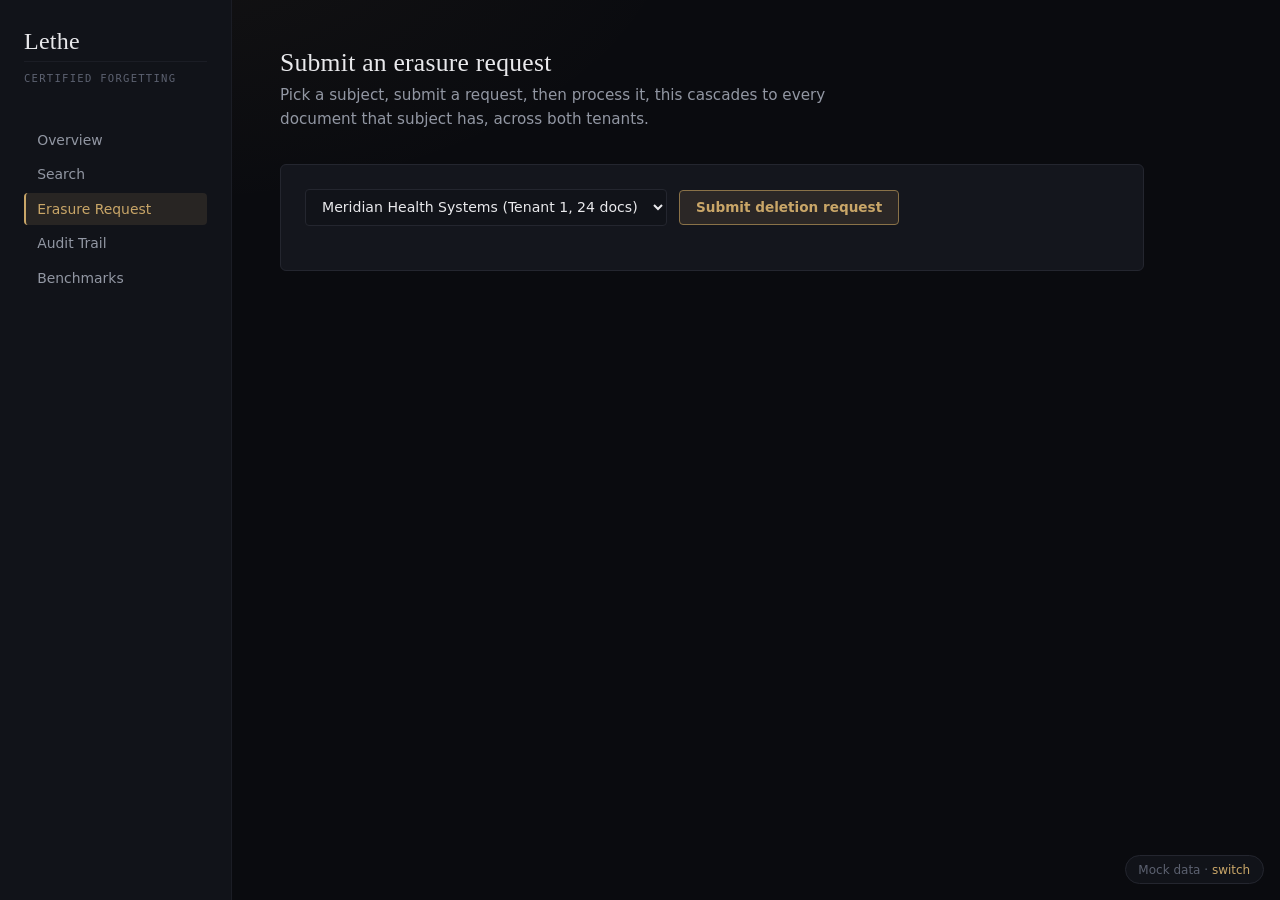
<file: frontend/erasure.html>
<!DOCTYPE html>
<html lang="en">
<head>
<meta charset="UTF-8" />
<title>Lethe · Erasure Request</title>
<link rel="stylesheet" href="style.css" />
<style>
  .step-list {
    margin-top: 1.25rem;
    display: flex;
    flex-direction: column;
    gap: 0;
  }

  .step {
    display: flex;
    align-items: center;
    gap: 0.75rem;
    padding: 0.6rem 0;
    border-left: 2px solid var(--border);
    padding-left: 1rem;
    margin-left: 7px;
    color: var(--text-faint);
    font-size: 0.88rem;
    transition: color 0.2s, border-color 0.2s;
  }

  .step:last-child { border-left-color: transparent; }

  .step .step-dot {
    width: 14px;
    height: 14px;
    border-radius: 50%;
    flex-shrink: 0;
    margin-left: -1.9rem;
    background: var(--bg-elevated);
    border: 2px solid var(--border);
    transition: border-color 0.2s, background 0.2s;
  }

  .step.active { color: var(--text); border-left-color: var(--accent); }
  .step.active .step-dot { border-color: var(--accent); background: var(--accent); animation: pulse 0.9s infinite; }

  .step.done { color: var(--text); border-left-color: var(--good); }
  .step.done .step-dot { border-color: var(--good); background: var(--good); }

  @keyframes pulse {
    0%, 100% { opacity: 1; }
    50% { opacity: 0.4; }
  }
</style>
</head>
<body>
<div class="sidebar">
  <div>
    <a href="index.html" class="brand-link"><div class="brand-name">Lethe</div></a>
    <div class="brand-tag">Certified Forgetting</div>
  </div>
  <nav class="side-nav">
    <a href="overview.html">Overview</a>
    <a href="search.html">Search</a>
    <a href="erasure.html" class="active">Erasure Request</a>
    <a href="audit.html">Audit Trail</a>
    <a href="benchmarks.html">Benchmarks</a>
  </nav>
</div>
<main>
  <h1>Submit an erasure request</h1>
  <p class="subtitle">Pick a subject, submit a request, then process it, this cascades to every document that subject has, across both tenants.</p>

  <div class="panel">
    <div class="form-row">
      <select id="subject-select"></select>
      <button id="submit-btn">Submit deletion request</button>
    </div>
    <div id="status" class="status-line"></div>
    <div class="step-list" id="step-list"></div>
    <div id="certificate-link"></div>
  </div>
</main>
<script src="load-backend.js"></script>
<script>
(function () {
  var badge = document.createElement("div");
  badge.className = "backend-badge";
  var mode = window.LETHE_BACKEND_MODE === "mock" ? "Mock data" : "Live backend";
  var toggleTo = window.LETHE_BACKEND_MODE === "mock" ? "real" : "mock";
  var url = new URL(location.href);
  url.searchParams.set("backend", toggleTo);
  badge.innerHTML = mode + " &middot; <a href=\"" + url.search + "\">switch</a>";
  document.body.appendChild(badge);
})();
</script>
<script>
const subjectSelect = document.getElementById("subject-select");
const statusEl = document.getElementById("status");
const stepListEl = document.getElementById("step-list");
let subjectsById = {};

async function loadSubjects() {
  try {
    const subjects = await getJSON("/subjects");
    subjectsById = Object.fromEntries(subjects.map((s) => [s.subject_id, s]));
    subjectSelect.innerHTML = "";
    subjects.forEach((s) => {
      const option = document.createElement("option");
      option.value = s.subject_id;
      option.textContent = `${s.display_name} (${tenantLabel(s.tenant_id)}, ${s.document_count} docs)`;
      subjectSelect.appendChild(option);
    });
  } catch (err) {
    statusEl.textContent = "Failed to load subjects: " + err.message;
  }
}

const certificateLinkEl = document.getElementById("certificate-link");

function sleep(ms) {
  return new Promise((resolve) => setTimeout(resolve, ms));
}

function buildSteps(labels) {
  stepListEl.innerHTML = "";
  return labels.map((label) => {
    const step = document.createElement("div");
    step.className = "step";
    step.innerHTML = `<div class="step-dot"></div><div>${label}</div>`;
    stepListEl.appendChild(step);
    return step;
  });
}

document.getElementById("submit-btn").addEventListener("click", async () => {
  const subjectId = subjectSelect.value;
  if (!subjectId) return;

  const subject = subjectsById[subjectId];
  certificateLinkEl.innerHTML = "";
  statusEl.textContent = "";

  const steps = buildSteps([
    "Deletion request submitted",
    `Locating ${subject.document_count} document(s) for "${subject.display_name}" across tenants`,
    "Hard-deleting each document and rebuilding its partition",
    "Signing and hash-chaining an audit entry per deletion",
    "Erasure complete",
  ]);

  try {
    steps[0].className = "step active";
    const request = await postJSON("/deletion-requests", { subject_id: subjectId });
    steps[0].className = "step done";
    steps[1].className = "step active";
    await sleep(350);

    steps[1].className = "step done";
    steps[2].className = "step active";

    const processedPromise = postJSON(`/deletion-requests/${request.deletion_request_id}/process`);
    await sleep(500);
    if (steps[2].className === "step active") {
      steps[2].className = "step done";
      steps[3].className = "step active";
    }

    const processed = await processedPromise;

    steps[2].className = "step done";
    steps[3].className = "step done";
    steps[4].className = "step done";

    statusEl.textContent = `Request ${processed.deletion_request_id} is now ${processed.status}.`;

    const link = document.createElement("a");
    link.href = `certificate.html?request_id=${processed.deletion_request_id}`;
    link.className = "cert-link";
    link.textContent = "View deletion certificate →";
    certificateLinkEl.appendChild(link);

    loadSubjects();
  } catch (err) {
    statusEl.textContent = "Erasure failed: " + err.message;
  }
});

loadSubjects();
</script>
</body>
</html>
</file>
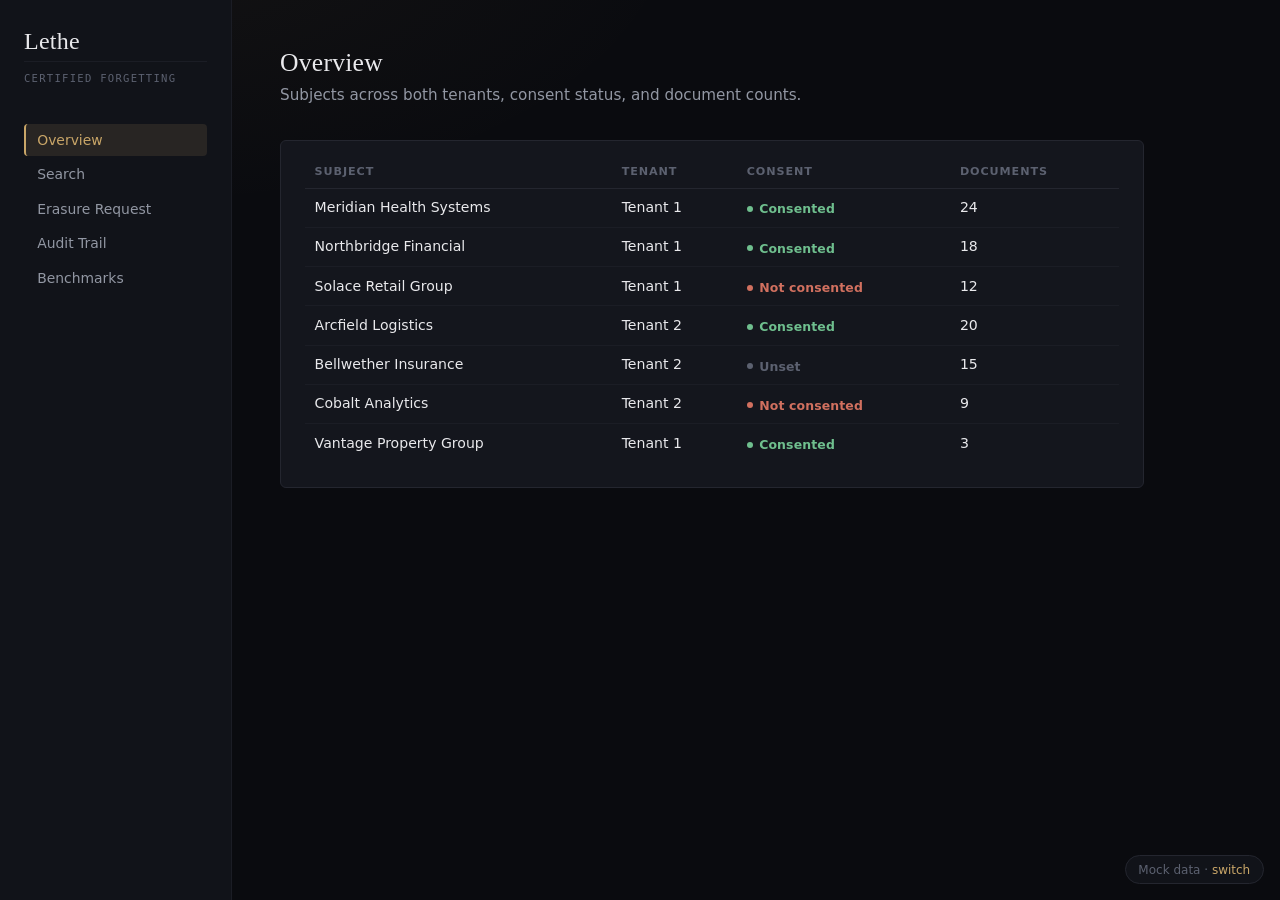
<file: frontend/overview.html>
<!DOCTYPE html>
<html lang="en">
<head>
<meta charset="UTF-8" />
<title>Lethe · Overview</title>
<link rel="stylesheet" href="style.css" />
</head>
<body>
<div class="sidebar">
  <div>
    <a href="index.html" class="brand-link"><div class="brand-name">Lethe</div></a>
    <div class="brand-tag">Certified Forgetting</div>
  </div>
  <nav class="side-nav">
    <a href="overview.html" class="active">Overview</a>
    <a href="search.html">Search</a>
    <a href="erasure.html">Erasure Request</a>
    <a href="audit.html">Audit Trail</a>
    <a href="benchmarks.html">Benchmarks</a>
  </nav>
</div>
<main>
  <h1>Overview</h1>
  <p class="subtitle">Subjects across both tenants, consent status, and document counts.</p>

  <div class="panel">
    <div id="subjects-table"></div>
  </div>
</main>
<script src="load-backend.js"></script>
<script>
(function () {
  var badge = document.createElement("div");
  badge.className = "backend-badge";
  var mode = window.LETHE_BACKEND_MODE === "mock" ? "Mock data" : "Live backend";
  var toggleTo = window.LETHE_BACKEND_MODE === "mock" ? "real" : "mock";
  var url = new URL(location.href);
  url.searchParams.set("backend", toggleTo);
  badge.innerHTML = mode + " &middot; <a href=\"" + url.search + "\">switch</a>";
  document.body.appendChild(badge);
})();
</script>
<script>
async function load() {
  const container = document.getElementById("subjects-table");
  try {
    const subjects = await getJSON("/subjects");
    renderTable(
      container,
      ["Subject", "Tenant", "Consent", "Documents"],
      subjects,
      (s) => {
        const tr = document.createElement("tr");
        tr.appendChild(td(s.display_name));
        tr.appendChild(td(tenantLabel(s.tenant_id)));

        const consentCell = document.createElement("td");
        if (s.consented === true) consentCell.appendChild(badge("Consented", "good"));
        else if (s.consented === false) consentCell.appendChild(badge("Not consented", "bad"));
        else consentCell.appendChild(badge("Unset", "unknown"));
        tr.appendChild(consentCell);

        tr.appendChild(td(s.document_count));
        return tr;
      }
    );
  } catch (err) {
    container.textContent = "Failed to load subjects: " + err.message;
  }
}
load();
</script>
</body>
</html>
</file>
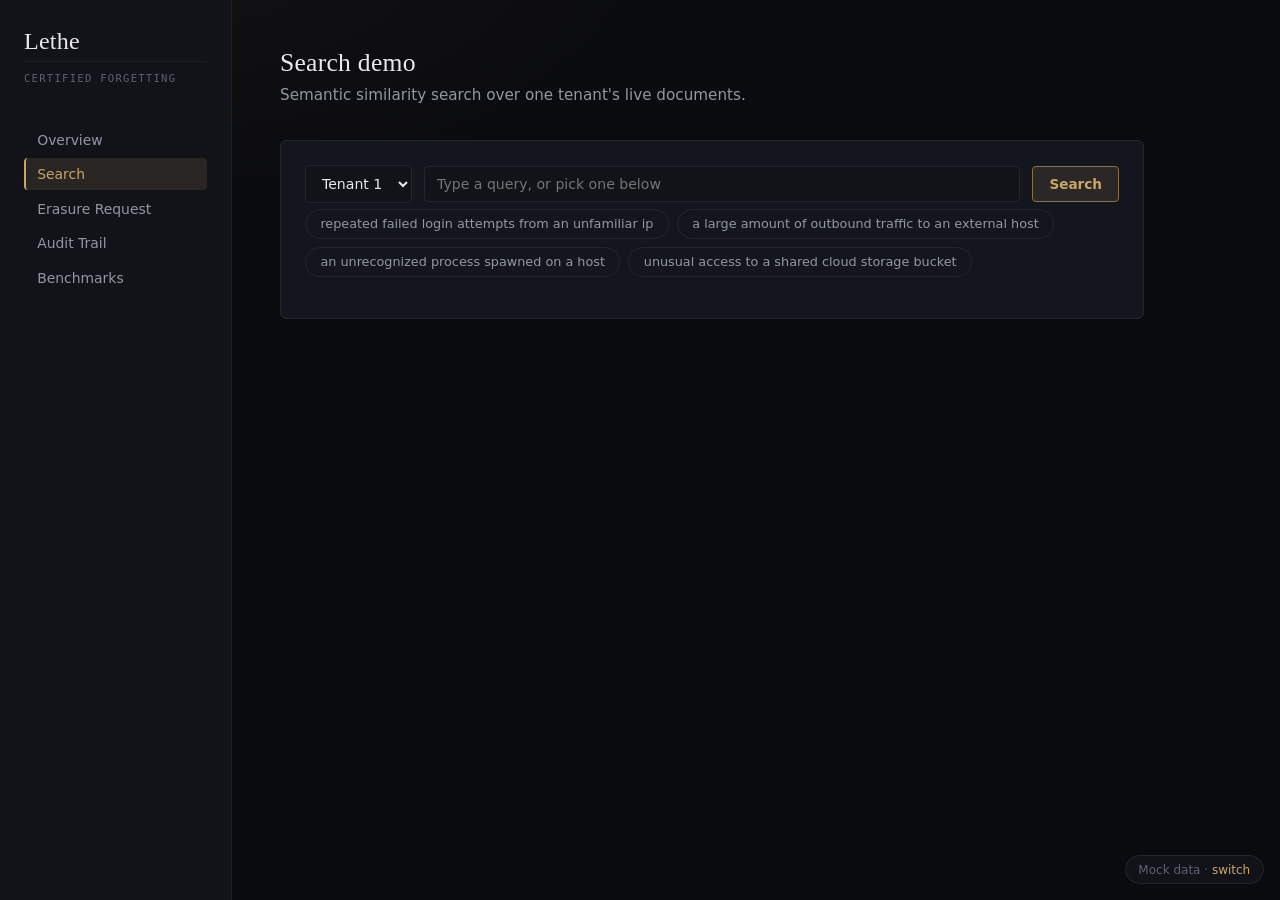
<file: frontend/search.html>
<!DOCTYPE html>
<html lang="en">
<head>
<meta charset="UTF-8" />
<title>Lethe · Search</title>
<link rel="stylesheet" href="style.css" />
<style>
  .prompt-chip {
    background: transparent;
    border: 1px solid var(--border);
    color: var(--text-dim);
    border-radius: 999px;
    padding: 0.4rem 0.9rem;
    font-size: 0.8rem;
    font-weight: 500;
    cursor: pointer;
    transition: border-color 0.15s, color 0.15s;
  }

  .prompt-chip:hover {
    border-color: var(--accent-dim);
    color: var(--accent);
  }

  .prompt-row {
    display: flex;
    flex-wrap: wrap;
    gap: 0.5rem;
    margin: -0.5rem 0 1.1rem;
  }
</style>
</head>
<body>
<div class="sidebar">
  <div>
    <a href="index.html" class="brand-link"><div class="brand-name">Lethe</div></a>
    <div class="brand-tag">Certified Forgetting</div>
  </div>
  <nav class="side-nav">
    <a href="overview.html">Overview</a>
    <a href="search.html" class="active">Search</a>
    <a href="erasure.html">Erasure Request</a>
    <a href="audit.html">Audit Trail</a>
    <a href="benchmarks.html">Benchmarks</a>
  </nav>
</div>
<main>
  <h1>Search demo</h1>
  <p class="subtitle">Semantic similarity search over one tenant's live documents.</p>

  <div class="panel">
    <div class="form-row">
      <select id="tenant-select">
        <option value="00000000-0000-0000-0000-000000000001">Tenant 1</option>
        <option value="00000000-0000-0000-0000-000000000002">Tenant 2</option>
      </select>
      <input type="text" id="query-text" placeholder="Type a query, or pick one below" />
      <button id="search-btn">Search</button>
    </div>
    <div class="prompt-row" id="prompt-row"></div>
    <div id="status" class="status-line"></div>
    <div id="results-table"></div>
  </div>
</main>
<script src="load-backend.js"></script>
<script>
(function () {
  var badge = document.createElement("div");
  badge.className = "backend-badge";
  var mode = window.LETHE_BACKEND_MODE === "mock" ? "Mock data" : "Live backend";
  var toggleTo = window.LETHE_BACKEND_MODE === "mock" ? "real" : "mock";
  var url = new URL(location.href);
  url.searchParams.set("backend", toggleTo);
  badge.innerHTML = mode + " &middot; <a href=\"" + url.search + "\">switch</a>";
  document.body.appendChild(badge);
})();
</script>
<script>
const statusEl = document.getElementById("status");
const resultsEl = document.getElementById("results-table");

const EXAMPLE_PROMPTS = [
  "repeated failed login attempts from an unfamiliar ip",
  "a large amount of outbound traffic to an external host",
  "an unrecognized process spawned on a host",
  "unusual access to a shared cloud storage bucket",
];

const promptRowEl = document.getElementById("prompt-row");
EXAMPLE_PROMPTS.forEach((prompt) => {
  const chip = document.createElement("button");
  chip.className = "prompt-chip";
  chip.textContent = prompt;
  chip.addEventListener("click", () => {
    document.getElementById("query-text").value = prompt;
    runSearch();
  });
  promptRowEl.appendChild(chip);
});

async function runSearch() {
  const tenantId = document.getElementById("tenant-select").value;
  const queryText = document.getElementById("query-text").value.trim();

  if (!queryText) {
    statusEl.textContent = "Type something to search for.";
    return;
  }

  statusEl.textContent = "Searching...";
  resultsEl.innerHTML = "";

  try {
    const results = await postJSON("/search", { tenant_id: tenantId, query_text: queryText, k: 10 });
    statusEl.textContent = `${results.length} results`;

    renderTable(resultsEl, ["#", "Similarity", "Content"], results, (r) => {
      const tr = document.createElement("tr");
      const similarity = (1 - r.distance).toFixed(3);
      tr.appendChild(td(results.indexOf(r) + 1));
      tr.appendChild(tdMono(similarity));
      tr.appendChild(td(r.content));
      return tr;
    });
  } catch (err) {
    statusEl.textContent = "Search failed: " + err.message;
  }
}

document.getElementById("search-btn").addEventListener("click", runSearch);
document.getElementById("query-text").addEventListener("keydown", (e) => {
  if (e.key === "Enter") {
    e.preventDefault();
    runSearch();
  }
});
</script>
</body>
</html>
</file>
<file: frontend/style.css>
:root {
  --bg: #0a0b0f;
  --bg-elevated: #111319;
  --panel: #14161d;
  --border: #24262f;
  --border-soft: #1b1d25;
  --text: #e9e9ec;
  --text-dim: #9297a3;
  --text-faint: #5c6170;
  --accent: #c9a668;
  --accent-dim: #8a7248;
  --accent-soft: rgba(201, 166, 104, 0.12);
  --accent-soft-strong: rgba(201, 166, 104, 0.2);
  --good: #6fbf8e;
  --good-soft: rgba(111, 191, 142, 0.12);
  --bad: #d1705f;
  --bad-soft: rgba(209, 112, 95, 0.12);
  --unknown: #7c8394;

  --font-display: ui-serif, Georgia, "Iowan Old Style", "Times New Roman", serif;
  --font-body: -apple-system, "Segoe UI", system-ui, sans-serif;
  --font-mono: ui-monospace, "Cascadia Mono", "SF Mono", Consolas, monospace;
}

* {
  box-sizing: border-box;
}

html, body {
  min-height: 100%;
}

body {
  margin: 0;
  background:
    radial-gradient(ellipse 900px 500px at 12% -10%, rgba(201, 166, 104, 0.05), transparent 60%),
    var(--bg);
  color: var(--text);
  font-family: var(--font-body);
  display: flex;
  min-height: 100vh;
}

/* Sidebar */

.sidebar {
  width: 232px;
  flex-shrink: 0;
  border-right: 1px solid var(--border-soft);
  background: var(--bg-elevated);
  position: sticky;
  top: 0;
  align-self: flex-start;
  height: 100vh;
  padding: 1.75rem 1.5rem;
  display: flex;
  flex-direction: column;
  gap: 2.5rem;
}

.brand-link {
  text-decoration: none;
}

.brand-name {
  font-family: var(--font-display);
  font-size: 1.5rem;
  color: var(--text);
  letter-spacing: 0.01em;
  transition: color 0.15s;
}

.brand-link:hover .brand-name {
  color: var(--accent);
}

.brand-tag {
  font-family: var(--font-mono);
  font-size: 0.66rem;
  letter-spacing: 0.12em;
  text-transform: uppercase;
  color: var(--text-faint);
  margin-top: 0.4rem;
  padding-top: 0.6rem;
  border-top: 1px solid var(--border-soft);
}

nav.side-nav {
  display: flex;
  flex-direction: column;
  gap: 0.15rem;
}

nav.side-nav a {
  color: var(--text-dim);
  text-decoration: none;
  font-size: 0.87rem;
  padding: 0.5rem 0.7rem;
  border-radius: 4px;
  border-left: 2px solid transparent;
  transition: color 0.15s, border-color 0.15s, background 0.15s;
}

nav.side-nav a:hover {
  color: var(--text);
  background: var(--panel);
}

nav.side-nav a.active {
  color: var(--accent);
  border-left-color: var(--accent);
  background: var(--accent-soft);
}

/* Main content */

main {
  flex: 1;
  min-width: 0;
  padding: 3rem 3rem 4rem;
  max-width: 960px;
}

h1 {
  font-family: var(--font-display);
  font-weight: 500;
  font-size: 1.6rem;
  margin: 0 0 0.4rem;
  letter-spacing: 0.01em;
}

p.subtitle {
  color: var(--text-dim);
  margin: 0 0 2rem;
  font-size: 0.95rem;
  max-width: 620px;
  line-height: 1.55;
}

.panel {
  background: var(--panel);
  border: 1px solid var(--border);
  border-radius: 6px;
  padding: 1.5rem;
  margin-bottom: 1.5rem;
}

.panel h2 {
  font-family: var(--font-display);
  font-weight: 500;
  font-size: 1.05rem;
  margin: 0 0 1rem;
  color: var(--text);
}

/* Tables */

table {
  width: 100%;
  border-collapse: collapse;
}

th {
  text-align: left;
  font-family: var(--font-body);
  font-size: 0.7rem;
  letter-spacing: 0.08em;
  text-transform: uppercase;
  color: var(--text-faint);
  font-weight: 600;
  padding: 0 0.6rem 0.6rem;
  border-bottom: 1px solid var(--border);
}

td {
  padding: 0.65rem 0.6rem;
  border-bottom: 1px solid var(--border-soft);
  font-size: 0.88rem;
  word-break: break-all;
  vertical-align: top;
}

td.mono, span.mono {
  font-family: var(--font-mono);
  font-size: 0.78rem;
  color: var(--text-dim);
}

tr:last-child td {
  border-bottom: none;
}

/* Form controls */

select, input[type="text"] {
  background: var(--bg-elevated);
  color: var(--text);
  border: 1px solid var(--border);
  border-radius: 4px;
  padding: 0.55rem 0.75rem;
  font-size: 0.88rem;
  font-family: var(--font-body);
}

select:focus, input[type="text"]:focus {
  outline: none;
  border-color: var(--accent-dim);
}

button {
  font-family: var(--font-body);
  font-size: 0.85rem;
  font-weight: 600;
  padding: 0.55rem 1rem;
  border-radius: 4px;
  border: 1px solid var(--accent-dim);
  background: var(--accent-soft);
  color: var(--accent);
  cursor: pointer;
  transition: background 0.15s, border-color 0.15s;
}

button:hover {
  background: var(--accent-soft-strong);
}

button.secondary {
  background: transparent;
  border-color: var(--border);
  color: var(--text-dim);
}

button.secondary:hover {
  border-color: var(--text-faint);
  color: var(--text);
}

button.danger {
  background: transparent;
  border-color: var(--bad);
  color: var(--bad);
}

button.danger:hover {
  background: var(--bad-soft);
}

/* Status badges: a small dot, not a filled pill */

.badge {
  display: inline-flex;
  align-items: center;
  gap: 0.4rem;
  font-family: var(--font-body);
  font-size: 0.78rem;
  font-weight: 600;
  letter-spacing: 0.01em;
  color: var(--text-dim);
}

.badge::before {
  content: "";
  width: 6px;
  height: 6px;
  border-radius: 50%;
  background: var(--unknown);
  flex-shrink: 0;
}

.badge.good {
  color: var(--good);
}

.badge.good::before {
  background: var(--good);
}

.badge.bad {
  color: var(--bad);
}

.badge.bad::before {
  background: var(--bad);
}

.badge.unknown {
  color: var(--text-faint);
}

.badge.unknown::before {
  background: var(--text-faint);
}

.status-line {
  color: var(--text-dim);
  font-size: 0.85rem;
  margin-top: 0.85rem;
}

.status-line a {
  color: var(--accent);
}

.cert-link {
  display: inline-block;
  margin-top: 1.1rem;
  padding: 0.55rem 1rem;
  border: 1px solid var(--accent-dim);
  background: var(--accent-soft);
  border-radius: 4px;
  color: var(--accent);
  text-decoration: none;
  font-size: 0.85rem;
  font-weight: 600;
  transition: background 0.15s, border-color 0.15s;
}

.cert-link:hover {
  background: var(--accent-soft-strong);
  border-color: var(--accent);
}

canvas {
  max-width: 100%;
}

.form-row {
  display: flex;
  gap: 0.75rem;
  align-items: center;
  flex-wrap: wrap;
  margin-bottom: 0.9rem;
}

.form-row input[type="text"] {
  flex: 1;
  min-width: 240px;
}

/* Below this width, the fixed 232px sidebar leaves barely any room for
   content (on a 390px phone, less than half the screen), so it collapses
   into a horizontal top bar instead of staying pinned on the left. */
@media (max-width: 720px) {
  body {
    flex-direction: column;
  }

  .sidebar {
    width: 100%;
    height: auto;
    position: static;
    flex-direction: row;
    align-items: center;
    justify-content: space-between;
    flex-wrap: wrap;
    padding: 1rem 1.25rem;
    gap: 0.75rem;
    border-right: none;
    border-bottom: 1px solid var(--border-soft);
  }

  .brand-tag {
    border-top: none;
    padding-top: 0;
    margin-top: 0.15rem;
  }

  nav.side-nav {
    flex-direction: row;
    flex-wrap: wrap;
    gap: 0.25rem;
  }

  nav.side-nav a {
    padding: 0.35rem 0.6rem;
    font-size: 0.82rem;
  }

  main {
    padding: 1.5rem 1.25rem 3rem;
    max-width: 100%;
  }
}

.backend-badge {
  position: fixed;
  right: 1rem;
  bottom: 1rem;
  background: var(--bg-elevated);
  border: 1px solid var(--border);
  border-radius: 999px;
  padding: 0.4rem 0.8rem;
  font-size: 0.75rem;
  color: var(--text-faint);
  z-index: 10;
}

.backend-badge a {
  color: var(--accent);
  text-decoration: none;
}

.backend-badge a:hover {
  text-decoration: underline;
}
</file>
